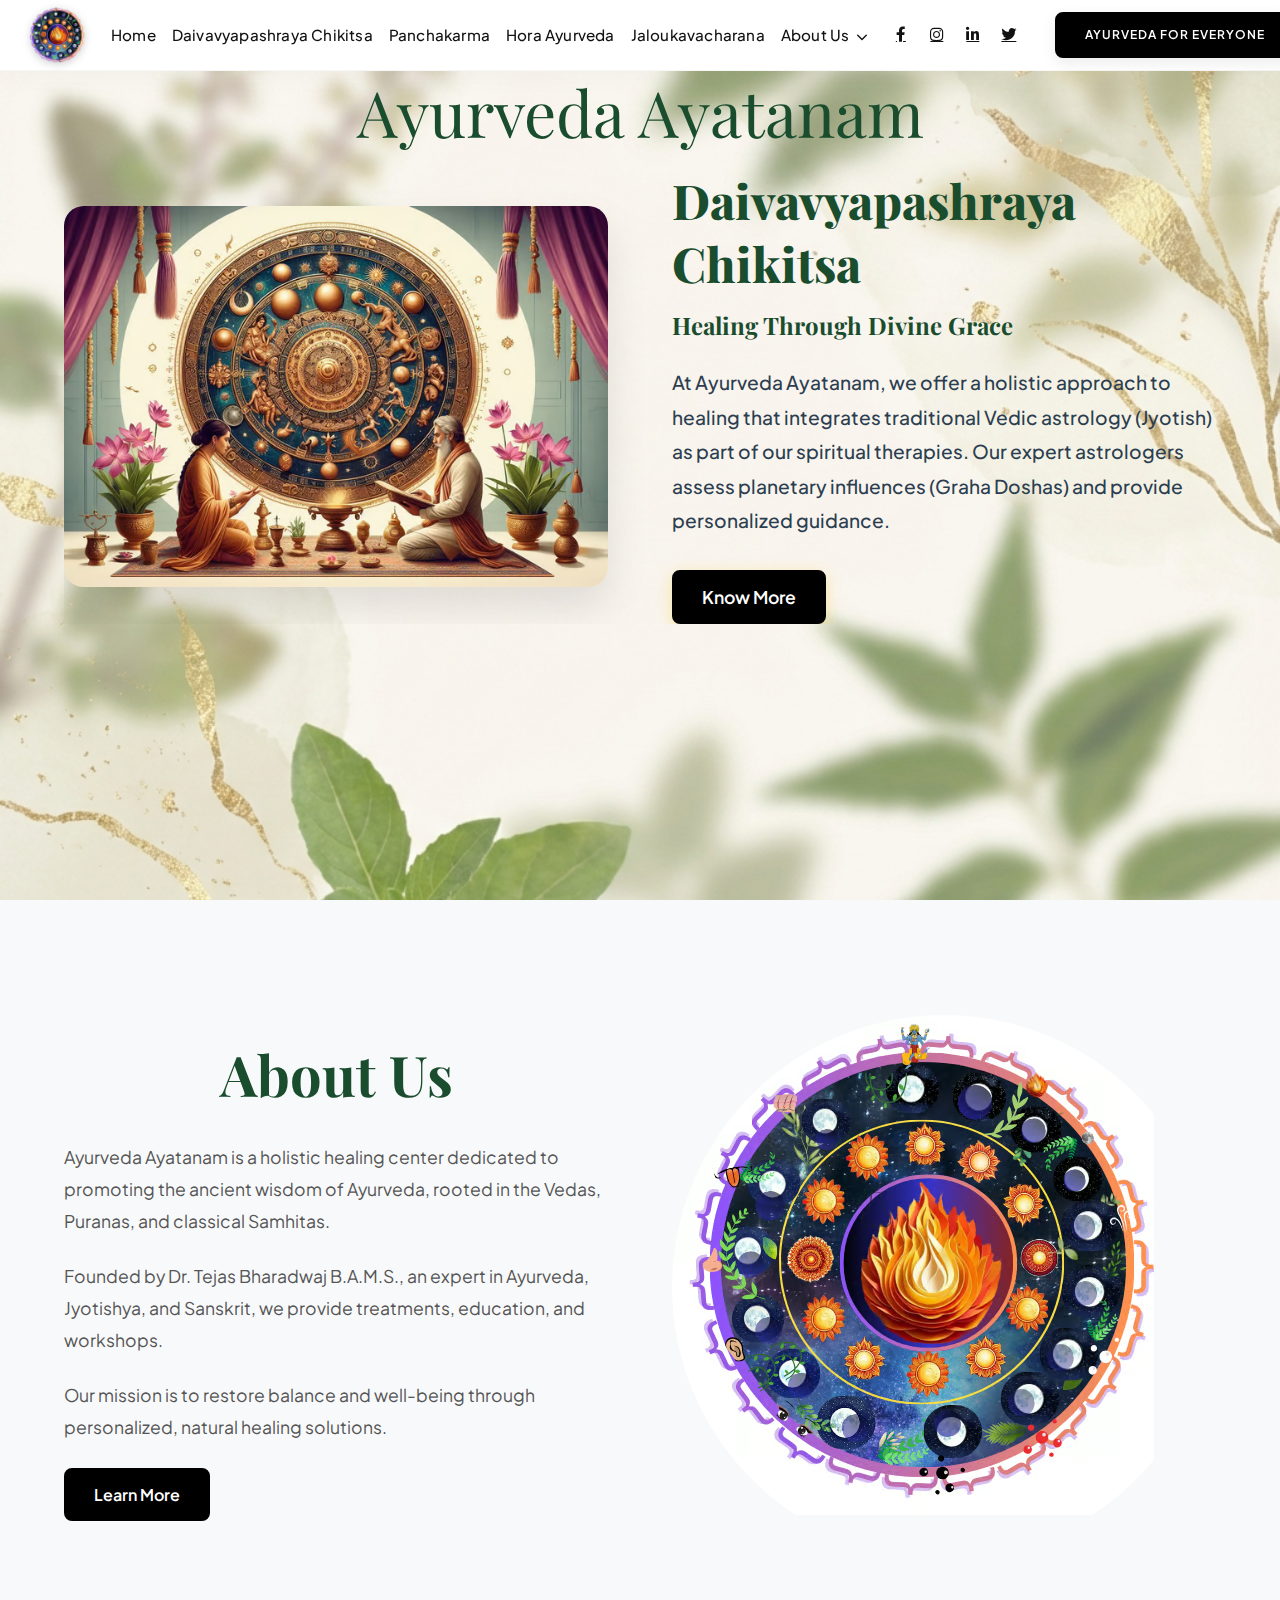
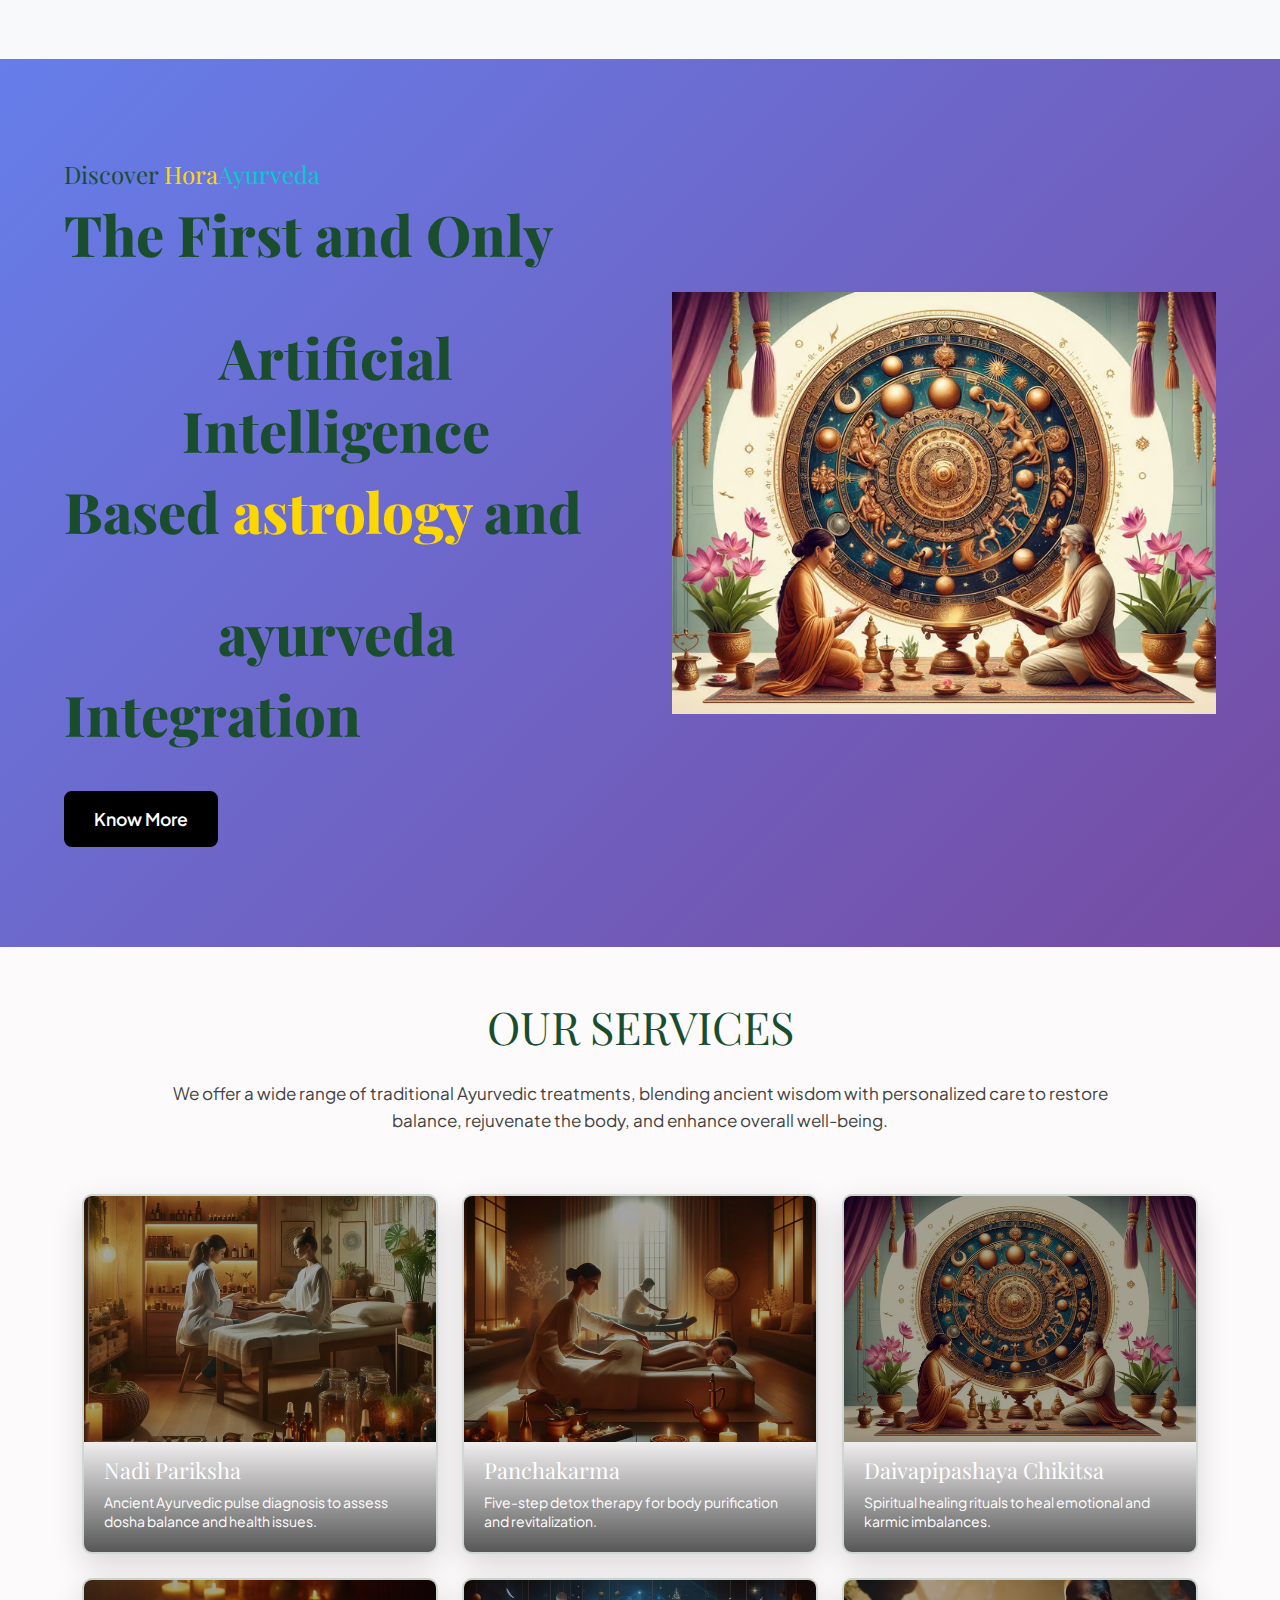
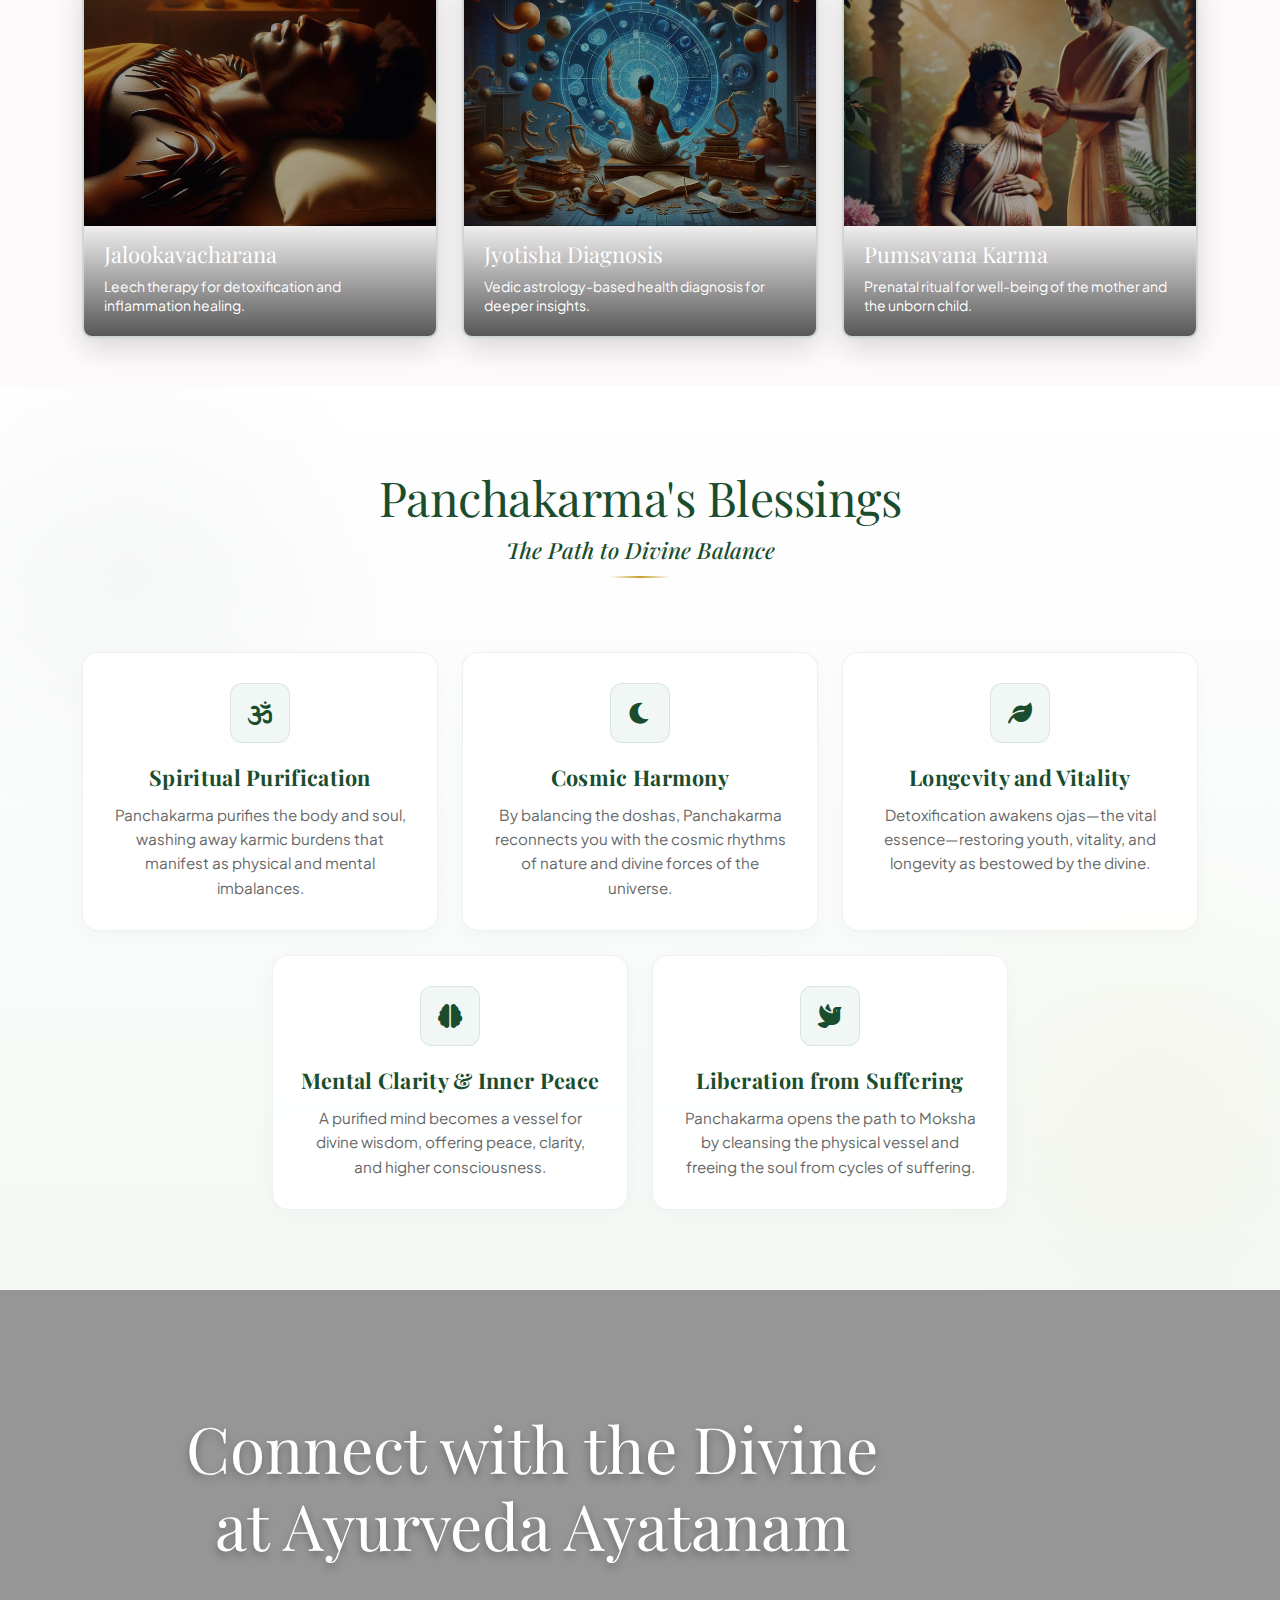
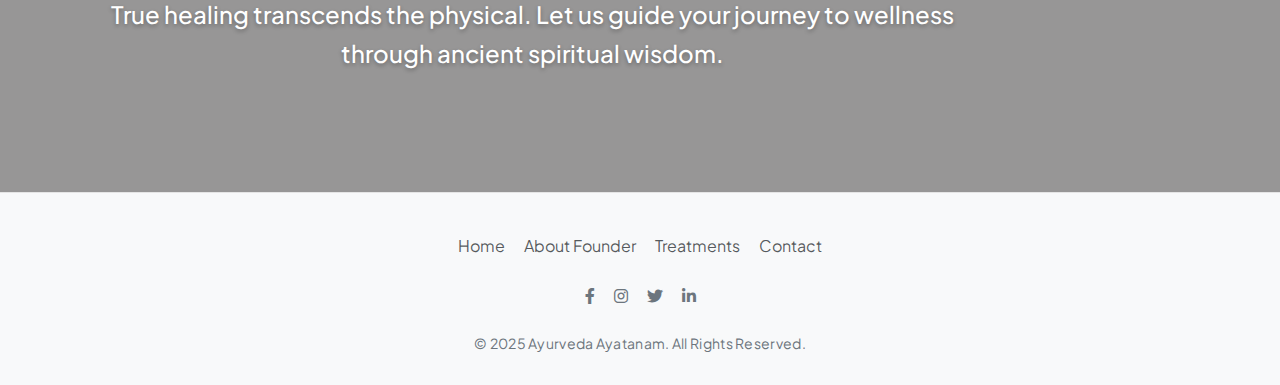
<file: index.html>
<!DOCTYPE html>
<html lang="en">

<head>
  <meta charset="UTF-8">
  <meta name="viewport" content="width=device-width, initial-scale=1.0">
  <title>Ayurveda Ayatanam</title>

  <!-- Bootstrap CSS -->
  <link href="https://cdn.jsdelivr.net/npm/bootstrap@5.3.2/dist/css/bootstrap.min.css" rel="stylesheet">
  <!-- Bootstrap Icons -->
  <link href="https://cdn.jsdelivr.net/npm/bootstrap@5.3.0/dist/css/bootstrap.min.css" rel="stylesheet">
  <link rel="stylesheet" href="https://cdnjs.cloudflare.com/ajax/libs/font-awesome/6.0.0/css/all.min.css">
  <link rel="stylesheet" href="Style.css">
  <link rel="stylesheet" href="Team C/styles/Style2.css">
  <style>
    /* Mobile Optimization */
    @media (max-width: 991px) {

      /* Stack layout containers that might use flex row */
      .hero-content,
      .about-container,
      .hora-container {
        display: flex !important;
        flex-direction: column !important;
        text-align: center !important;
        padding: 40px 20px !important;
        gap: 30px !important;
      }

      /* Reset widths for stacked items */
      .hero-text,
      .hero-image,
      .about-text,
      .about-image,
      .hora-text,
      .hora-image {
        width: 100% !important;
        max-width: 100% !important;
        margin: 0 !important;
      }

      /* Adjust font sizes for mobile to prevent overflow/crowding */
      h1.title span {
        font-size: 3rem !important;
      }

      h1 {
        font-size: 2.5rem !important;
      }

      h2 {
        font-size: 1.8rem !important;
      }

      h3 {
        font-size: 1.5rem !important;
      }

      p {
        font-size: 1rem !important;
        line-height: 1.6 !important;
      }

      /* Visual adjustments */
      .hora-image img,
      .about-image img,
      .hero-image img {
        width: 100% !important;
        object-fit: cover !important;
        border-radius: 20px !important;
      }

      /* Ensure text overlays are readable */
      .hero-text h4 {
        font-size: 1.2rem !important;
      }

      /* Fix potential overflow */
      body,
      html {
        overflow-x: hidden !important;
      }
    }
  </style>
</head>

<body>
  <!-- NAVBAR -->
  <!-- Navbar -->
  <nav class="navbar navbar-expand-lg navbar-custom sticky-top">
    <div class="container">
      <a class="navbar-brand" href="index.html">
        <img src="Team D/images/nav_logo.png" alt="Ayurveda Ayatanam Logo"
          onerror="this.src='https://assets.zyrosite.com/cdn-cgi/image/format=auto,w=252,fit=crop,q=95/Yg2W7j2ZMyFV4R7r/aalogo22-YlevLWGwroF0lrqL.png'">
      </a>
      <button class="navbar-toggler" type="button" data-bs-toggle="collapse" data-bs-target="#navbarNav">
        <span class="navbar-toggler-icon"></span>
      </button>
      <div class="collapse navbar-collapse" id="navbarNav">
        <ul class="navbar-nav align-items-center">
          <li class="nav-item"><a class="nav-link" href="#">Home</a></li>
          <li class="nav-item"><a class="nav-link text-nowrap"
              href="Team C/Ayurvedaayatanam/Daivapipashaya Chikitsa/Diva.html">Daivavyapashraya
              Chikitsa</a></li>
          <li class="nav-item"><a class="nav-link text-nowrap" href="Team C/html/Panchkarma.html">Panchakarma</a></li>
          <li class="nav-item"><a class="nav-link text-nowrap" href="Team C/html/jyotisha-diagnosis.html">Hora
              Ayurveda</a></li>
          <li class="nav-item"><a class="nav-link text-nowrap"
              href="Team C/Ayurvedaayatanam/Jalookavacharana/Jaloo.html">Jaloukavacharana</a></li>
          <li class="nav-item dropdown">
            <a class="nav-link dropdown-toggle" href="#" role="button" data-bs-toggle="dropdown">About Us <i
                class="fas fa-chevron-down ms-1" style="font-size: 0.75em;"></i></a>
            <ul class="dropdown-menu border-0 shadow rounded-3 p-2">
              <li><a class="dropdown-item rounded-2 py-2" href="Team D/about-dr-tejas-bharadwaj.html">About Dr.
                  Tejas Bharadwaj</a></li>
              <li><a class="dropdown-item rounded-2 py-2" href="Team D/about-ayurveda-ayatanam.html">About
                  Ayurveda Ayatanam</a></li>
            </ul>
          </li>
        </ul>
        <div class="d-flex align-items-center gap-2 ms-2">
          <div class="social-icons">
            <a href="#" aria-label="Facebook"><i class="fab fa-facebook-f"></i></a>
            <a href="#" aria-label="Instagram"><i class="fab fa-instagram"></i></a>
            <a href="#" aria-label="LinkedIn"><i class="fab fa-linkedin-in"></i></a>
            <a href="#" aria-label="Twitter"><i class="fab fa-twitter"></i></a>
          </div>
          <a href="consult.html" class="btn btn-nav-cta">Ayurveda For Everyone</a>
        </div>
      </div>
    </div>
  </nav>

  <!-- HERO SECTION -->
  <section class="hero" id="daiva" style="background: url('Team D/images/ayurveda-hero.png') center/cover;">
    <h1 class="title">Ayurveda Ayatanam</h1>
    <div class="hero-content">
      <div class="hero-image">
        <img src="images/3.avif" alt="Ayurveda Healing">
      </div>
      <div class="hero-text">
        <h2>Daivavyapashraya Chikitsa</h2>
        <h4>Healing Through Divine Grace</h4>
        <p>At Ayurveda Ayatanam, we offer a holistic approach to healing that integrates traditional Vedic astrology
          (Jyotish) as part of our spiritual therapies. Our expert astrologers assess planetary influences (Graha
          Doshas) and provide personalized guidance.</p>
        <a href="Team C/Ayurvedaayatanam/Daivapipashaya Chikitsa/Diva.html" class="btn">Know More</a>
      </div>
    </div>
  </section>

  <!-- ABOUT SECTION -->
  <section class="about-section" id="about">
    <div class="about-container">
      <div class="about-text">
        <h2>About Us</h2>
        <p>Ayurveda Ayatanam is a holistic healing center dedicated to promoting the ancient wisdom of Ayurveda, rooted
          in the Vedas, Puranas, and classical Samhitas.</p>
        <p>Founded by Dr. Tejas Bharadwaj B.A.M.S., an expert in Ayurveda, Jyotishya, and Sanskrit, we provide
          treatments, education, and workshops.</p>
        <p>Our mission is to restore balance and well-being through personalized, natural healing solutions.</p>
        <a href="/Team D/about-ayurveda-ayatanam.html" class="learn-btn">Learn More</a>
      </div>
      <div class="about-image" style="margin-top: 15px;">
        <img src="images/img3.avif" alt="About Ayurveda Ayatanam">
      </div>
    </div>
  </section>

  <!-- HORA AYURVEDA SECTION -->
  <section class="hora-section" id="hora">
    <div class="hora-container">
      <div class="hora-text">
        <h3>Discover <span class="gold">Hora</span><span class="aqua">Ayurveda</span></h3>
        <h2>The First and Only</h2>
        <h1>Artificial Intelligence</h1>
        <h2>Based <span class="gold-script">astrology</span> and</h2>
        <h1 class="aqua-text">ayurveda</h1>
        <h2>Integration</h2>
        <a href="Team C/html/jyotisha-diagnosis.html"><button class="hora-btn">Know More</button></a>
      </div>
      <div class="hora-image">
        <img src="images/home img.avif" alt="Hora Ayurveda">
      </div>
    </div>
  </section>

  <!-- SERVICES SECTION -->
  <section class="services">
    <h1>OUR SERVICES</h1>
    <p class="sub-text">We offer a wide range of traditional Ayurvedic treatments, blending ancient wisdom with
      personalized care to restore balance, rejuvenate the body, and enhance overall well-being.</p>

    <div class="container pb-5">
      <div class="row g-4">

        <div class="col-md-4 col-sm-6 col-12" data-animate>
          <a href="Team C/html/Nadi_Pariksha.html" style="text-decoration: none; color: inherit;">
            <div class="service-box">
              <img src="Team C/Images/NadiPariksha.avif" />
              <div class="service-overlay">
                <div class="service-title">Nadi Pariksha</div>
                <div class="service-desc">Ancient Ayurvedic pulse diagnosis to assess dosha balance and health
                  issues.</div>
              </div>
            </div>
          </a>
        </div>

        <div class="col-md-4 col-sm-6 col-12" data-animate>
          <a href="Team C/html/Panchkarma.html" style="text-decoration: none; color: inherit;">
            <div class="service-box">
              <img src="Team C/Images/Panchkarma.avif" />
              <div class="service-overlay">
                <div class="service-title">Panchakarma</div>
                <div class="service-desc">Five-step detox therapy for body purification and revitalization.
                </div>
              </div>
            </div>
          </a>
        </div>

        <div class="col-md-4 col-sm-6 col-12" data-animate>
          <a href="Team C/Ayurvedaayatanam/Daivapipashaya Chikitsa/Diva.html"
            style="text-decoration: none; color: inherit;">
            <div class="service-box">
              <img src="Team C/Images/DaivaChikista.avif" />
              <div class="service-overlay">
                <div class="service-title">Daivapipashaya Chikitsa</div>
                <div class="service-desc">
                  Spiritual healing rituals to heal emotional and karmic imbalances.
                </div>
              </div>
            </div>
          </a>
        </div>


        <div class="col-md-4 col-sm-6 col-12" data-animate>
          <a href="Team C/Ayurvedaayatanam/Jalookavacharana/Jaloo.html" style="text-decoration: none; color: inherit;">
            <div class="service-box">
              <img src="Team C/Images/jalookavacharna.avif" />
              <div class="service-overlay">
                <div class="service-title">Jalookavacharana</div>
                <div class="service-desc">Leech therapy for detoxification and inflammation healing.</div>
              </div>
            </div>
          </a>
        </div>

        <div class="col-md-4 col-sm-6 col-12" data-animate>
          <a href="Team C/html/jyotisha-diagnosis.html" style="text-decoration: none; color: inherit;">
            <div class="service-box">
              <img src="Team C/Images/JyotishaDiagnosis.avif" />
              <div class="service-overlay">
                <div class="service-title">Jyotisha Diagnosis</div>
                <div class="service-desc">Vedic astrology-based health diagnosis for deeper insights.</div>
              </div>
            </div>
          </a>
        </div>

        <div class="col-md-4 col-sm-6 col-12" data-animate>
          <a href="Team C/html/pumsavana-karma.html" style="text-decoration: none; color: inherit;">
            <div class="service-box">
              <img src="Team C/Images/PumsavanaKarma.avif" />
              <div class="service-overlay">
                <div class="service-title">Pumsavana Karma</div>
                <div class="service-desc">Prenatal ritual for well-being of the mother and the unborn child.
                </div>
              </div>
            </div>
          </a>
        </div>
      </div>
    </div>

  </section>

  <!-- PANCHAKARMA BLESSINGS SECTION -->
  <section class="blessings-section">
    <div class="container">
      <div class="section-header">
        <h2>Panchakarma's Blessings</h2>
        <h4>The Path to Divine Balance</h4>
      </div>

      <div class="row justify-content-center g-4">
        <!-- Card 1 -->
        <div class="col-lg-4 col-md-6">
          <div class="blessing-card">
            <div class="icon-wrapper">
              <i class="fas fa-om"></i>
            </div>
            <h3>Spiritual Purification</h3>
            <p>Panchakarma purifies the body and soul, washing away karmic burdens that manifest as physical and mental
              imbalances.</p>
          </div>
        </div>

        <!-- Card 2 -->
        <div class="col-lg-4 col-md-6">
          <div class="blessing-card">
            <div class="icon-wrapper">
              <i class="fas fa-moon"></i>
            </div>
            <h3>Cosmic Harmony</h3>
            <p>By balancing the doshas, Panchakarma reconnects you with the cosmic rhythms of nature and divine forces
              of the universe.</p>
          </div>
        </div>

        <!-- Card 3 -->
        <div class="col-lg-4 col-md-6">
          <div class="blessing-card">
            <div class="icon-wrapper">
              <i class="fas fa-leaf"></i>
            </div>
            <h3>Longevity and Vitality</h3>
            <p>Detoxification awakens ojas—the vital essence—restoring youth, vitality, and longevity as bestowed by the
              divine.</p>
          </div>
        </div>

        <!-- Card 4 -->
        <div class="col-lg-4 col-md-6">
          <div class="blessing-card">
            <div class="icon-wrapper">
              <i class="fas fa-brain"></i>
            </div>
            <h3>Mental Clarity & Inner Peace</h3>
            <p>A purified mind becomes a vessel for divine wisdom, offering peace, clarity, and higher consciousness.
            </p>
          </div>
        </div>

        <!-- Card 5 -->
        <div class="col-lg-4 col-md-6">
          <div class="blessing-card">
            <div class="icon-wrapper">
              <i class="fas fa-dove"></i>
            </div>
            <h3>Liberation from Suffering</h3>
            <p>Panchakarma opens the path to Moksha by cleansing the physical vessel and freeing the soul from cycles of
              suffering.</p>
          </div>
        </div>

      </div>
    </div>
  </section>

  <!-- DIVINE CONNECTION SECTION -->
  <section class="divine-connect-section">
    <div class="container">
      <div class="divine-content text-center">
        <h2 class="text-white" style="color: #ffffff !important;">Connect with the Divine<br>at Ayurveda Ayatanam</h2>
        <p class="text-white" style="color: #ffffff !important;">True healing transcends the physical. Let us guide your
          journey to wellness through ancient spiritual wisdom.
        </p>
      </div>
    </div>
  </section>

  <!-- Footer -->
  <footer class="site-footer">
    <div class="container text-center">
      <div class="mb-4">
        <a href="#" class="text-decoration-none text-muted mx-2">Home</a>
        <a href="Team D/about-dr-tejas-bharadwaj.html" class="text-decoration-none text-muted mx-2">About Founder</a>
        <a href="#" class="text-decoration-none text-muted mx-2">Treatments</a>
        <a href="#" class="text-decoration-none text-muted mx-2">Contact</a>
      </div>

      <div class="footer-social mb-4">
        <a href="#" aria-label="Facebook"><i class="fab fa-facebook-f"></i></a>
        <a href="#" aria-label="Instagram"><i class="fab fa-instagram"></i></a>
        <a href="#" aria-label="Twitter"><i class="fab fa-twitter"></i></a>
        <a href="#" aria-label="LinkedIn"><i class="fab fa-linkedin-in"></i></a>
      </div>

      <p class="footer-text mb-0">&copy; 2025 Ayurveda Ayatanam. All Rights Reserved.</p>
    </div>
  </footer>

  <!-- Bootstrap JS -->
  <script src="https://cdn.jsdelivr.net/npm/bootstrap@5.3.0/dist/js/bootstrap.bundle.min.js"></script>
</body>

</html>
</file>
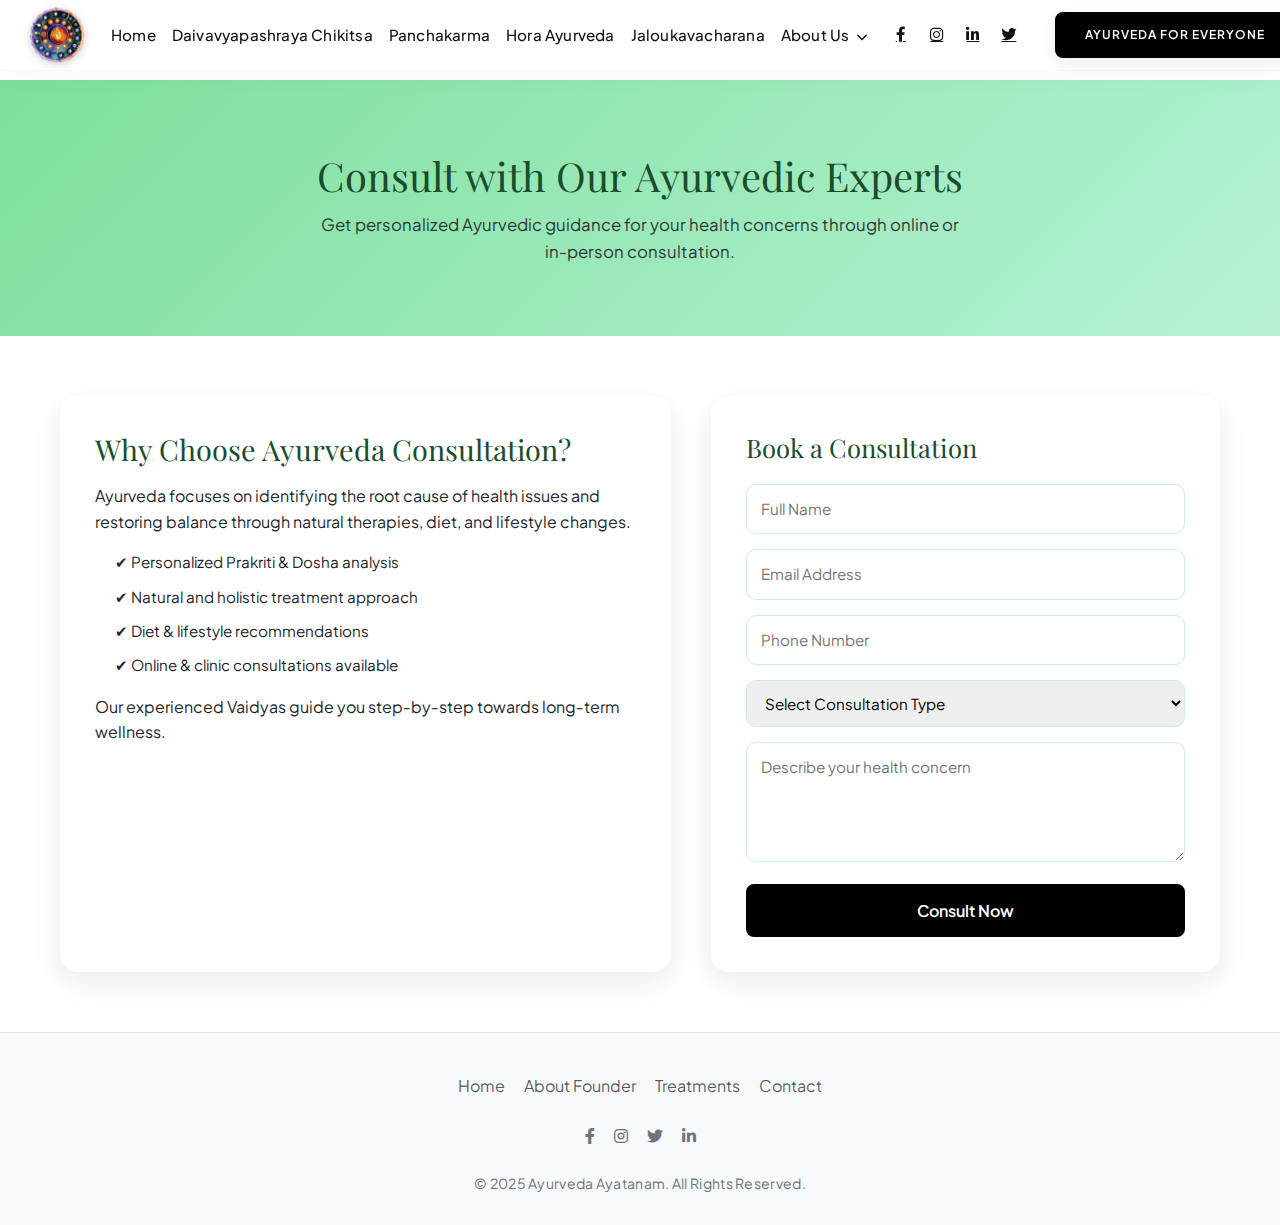
<file: consult.html>
<!DOCTYPE html>
<html lang="en">

<head>
  <meta charset="UTF-8" />
  <meta name="viewport" content="width=device-width, initial-scale=1.0" />
  <title>Consult Now | Ayurveda Ayatanam</title>

  <!-- Bootstrap CSS -->
  <link href="https://cdn.jsdelivr.net/npm/bootstrap@5.3.0/dist/css/bootstrap.min.css" rel="stylesheet">
    <link rel="stylesheet" href="https://cdnjs.cloudflare.com/ajax/libs/font-awesome/6.0.0/css/all.min.css">
  <link rel="stylesheet" href="Style.css">

  <style>
    /* Specific Consult Page Styles */
    .consult-header {
      background: linear-gradient(135deg, #7ddf9b, #b6f2d6);
      padding: 70px 20px;
      text-align: center;
      margin-top: 80px;
      /* Offset for fixed navbar */
    }

    .consult-header h1 {
      font-size: clamp(2rem, 5vw, 2.5rem);
      margin-bottom: 10px;
    }

    .consult-header p {
      max-width: 700px;
      margin: auto;
      font-size: 1.05rem;
      opacity: 0.9;
    }

    .consult-container {
      max-width: 1200px;
      margin: 60px auto;
      padding: 0 20px;
      display: grid;
      grid-template-columns: 1.2fr 1fr;
      gap: 40px;
    }

    .consult-info,
    .consult-form {
      background: #ffffff;
      padding: 35px;
      border-radius: 18px;
      box-shadow: 0 10px 30px rgba(0, 0, 0, 0.08);
    }

    .consult-info h2 {
      font-size: 1.8rem;
      margin-bottom: 15px;
      color: #1b4332;
    }

    .consult-info ul {
      margin-top: 15px;
      padding-left: 20px;
      list-style: none;
    }

    .consult-info ul li {
      margin-bottom: 10px;
      font-size: 0.95rem;
    }

    .consult-form h3 {
      font-size: 1.6rem;
      margin-bottom: 20px;
      color: #1b4332;
    }

    .consult-form input,
    .consult-form select,
    .consult-form textarea {
      width: 100%;
      padding: 12px 14px;
      margin-bottom: 15px;
      border-radius: 10px;
      border: 1px solid #cdeee0;
      font-size: 0.95rem;
      outline: none;
    }

    .consult-form button {
      width: 100%;
      padding: 14px;
      background: #2d6a4f;
      color: #ffffff;
      border: none;
      border-radius: 12px;
      font-size: 1rem;
      cursor: pointer;
      transition: 0.3s ease;
    }

    .consult-form button:hover {
      background: #1b4332;
    }

    @media (max-width: 900px) {
      .consult-container {
        grid-template-columns: 1fr;
      }
    }
  </style>
</head>

<body>

  <!-- NAVBAR -->
  <nav class="navbar navbar-expand-lg navbar-custom sticky-top">
    <div class="container">
      <a class="navbar-brand" href="index.html">
        <img src="Team D/images/nav_logo.png" alt="Ayurveda Ayatanam Logo"
          onerror="this.src='https://assets.zyrosite.com/cdn-cgi/image/format=auto,w=252,fit=crop,q=95/Yg2W7j2ZMyFV4R7r/aalogo22-YlevLWGwroF0lrqL.png'">
      </a>
      <button class="navbar-toggler" type="button" data-bs-toggle="collapse" data-bs-target="#navbarNav">
        <span class="navbar-toggler-icon"></span>
      </button>
      <div class="collapse navbar-collapse" id="navbarNav">
        <ul class="navbar-nav align-items-center">
          <li class="nav-item"><a class="nav-link" href="index.html">Home</a></li>
          <li class="nav-item"><a class="nav-link text-nowrap"
              href="Team C/Ayurvedaayatanam/Daivapipashaya Chikitsa/Diva.html">Daivavyapashraya
              Chikitsa</a></li>
          <li class="nav-item"><a class="nav-link text-nowrap" href="Team C/html/Panchkarma.html">Panchakarma</a></li>
          <li class="nav-item"><a class="nav-link text-nowrap" href="Team C/html/jyotisha-diagnosis.html">Hora
              Ayurveda</a></li>
          <li class="nav-item"><a class="nav-link text-nowrap"
              href="Team C/Ayurvedaayatanam/Jalookavacharana/Jaloo.html">Jaloukavacharana</a></li>
          <li class="nav-item dropdown">
            <a class="nav-link dropdown-toggle" href="#" role="button" data-bs-toggle="dropdown">About Us <i
                class="fas fa-chevron-down ms-1" style="font-size: 0.75em;"></i></a>
            <ul class="dropdown-menu border-0 shadow rounded-3 p-2">
              <li><a class="dropdown-item rounded-2 py-2" href="Team D/about-dr-tejas-bharadwaj.html">About Dr.
                  Tejas Bharadwaj</a></li>
              <li><a class="dropdown-item rounded-2 py-2" href="Team D/about-ayurveda-ayatanam.html">About
                  Ayurveda Ayatanam</a></li>
            </ul>
          </li>
        </ul>
        <div class="d-flex align-items-center gap-2 ms-2">
          <div class="social-icons">
            <a href="#" aria-label="Facebook"><i class="fab fa-facebook-f"></i></a>
            <a href="#" aria-label="Instagram"><i class="fab fa-instagram"></i></a>
            <a href="#" aria-label="LinkedIn"><i class="fab fa-linkedin-in"></i></a>
            <a href="#" aria-label="Twitter"><i class="fab fa-twitter"></i></a>
          </div>
          <a href="consult.html" class="btn btn-nav-cta">Ayurveda For Everyone</a>
        </div>
      </div>
    </div>
  </nav>

  <!-- HEADER -->
  <section class="consult-header">
    <h1>Consult with Our Ayurvedic Experts</h1>
    <p>Get personalized Ayurvedic guidance for your health concerns through online or in‑person consultation.</p>
  </section>

  <!-- MAIN CONTENT -->
  <section class="consult-container">
    <!-- LEFT INFO -->
    <div class="consult-info">
      <h2>Why Choose Ayurveda Consultation?</h2>
      <p>Ayurveda focuses on identifying the root cause of health issues and restoring balance through natural
        therapies, diet, and lifestyle changes.</p>
      <ul>
        <li>✔ Personalized Prakriti & Dosha analysis</li>
        <li>✔ Natural and holistic treatment approach</li>
        <li>✔ Diet & lifestyle recommendations</li>
        <li>✔ Online & clinic consultations available</li>
      </ul>
      <p>Our experienced Vaidyas guide you step‑by‑step towards long‑term wellness.</p>
    </div>

    <!-- RIGHT FORM -->
    <div class="consult-form">
      <h3>Book a Consultation</h3>
      <form>
        <input type="text" placeholder="Full Name" required>
        <input type="email" placeholder="Email Address" required>
        <input type="tel" placeholder="Phone Number" required>
        <select required>
          <option value="">Select Consultation Type</option>
          <option>Online Consultation</option>
          <option>Clinic Visit</option>
        </select>
        <textarea placeholder="Describe your health concern" style="min-height: 120px;"></textarea>
        <button type="submit">Consult Now</button>
      </form>
    </div>
  </section>

  <!-- CONTACT SECTION -->
  <!-- Footer -->
  <footer class="site-footer">
    <div class="container text-center">
      <div class="mb-4">
        <a href="index.html" class="text-decoration-none text-muted mx-2">Home</a>
        <a href="Team D/about-dr-tejas-bharadwaj.html" class="text-decoration-none text-muted mx-2">About Founder</a>
        <a href="#" class="text-decoration-none text-muted mx-2">Treatments</a>
        <a href="#" class="text-decoration-none text-muted mx-2">Contact</a>
      </div>

      <div class="footer-social mb-4">
        <a href="#" aria-label="Facebook"><i class="fab fa-facebook-f"></i></a>
        <a href="#" aria-label="Instagram"><i class="fab fa-instagram"></i></a>
        <a href="#" aria-label="Twitter"><i class="fab fa-twitter"></i></a>
        <a href="#" aria-label="LinkedIn"><i class="fab fa-linkedin-in"></i></a>
      </div>

      <p class="footer-text mb-0">&copy; 2025 Ayurveda Ayatanam. All Rights Reserved.</p>
    </div>
  </footer>
  <script src="https://cdn.jsdelivr.net/npm/bootstrap@5.3.0/dist/js/bootstrap.bundle.min.js"></script>
</body>

</html>
</file>
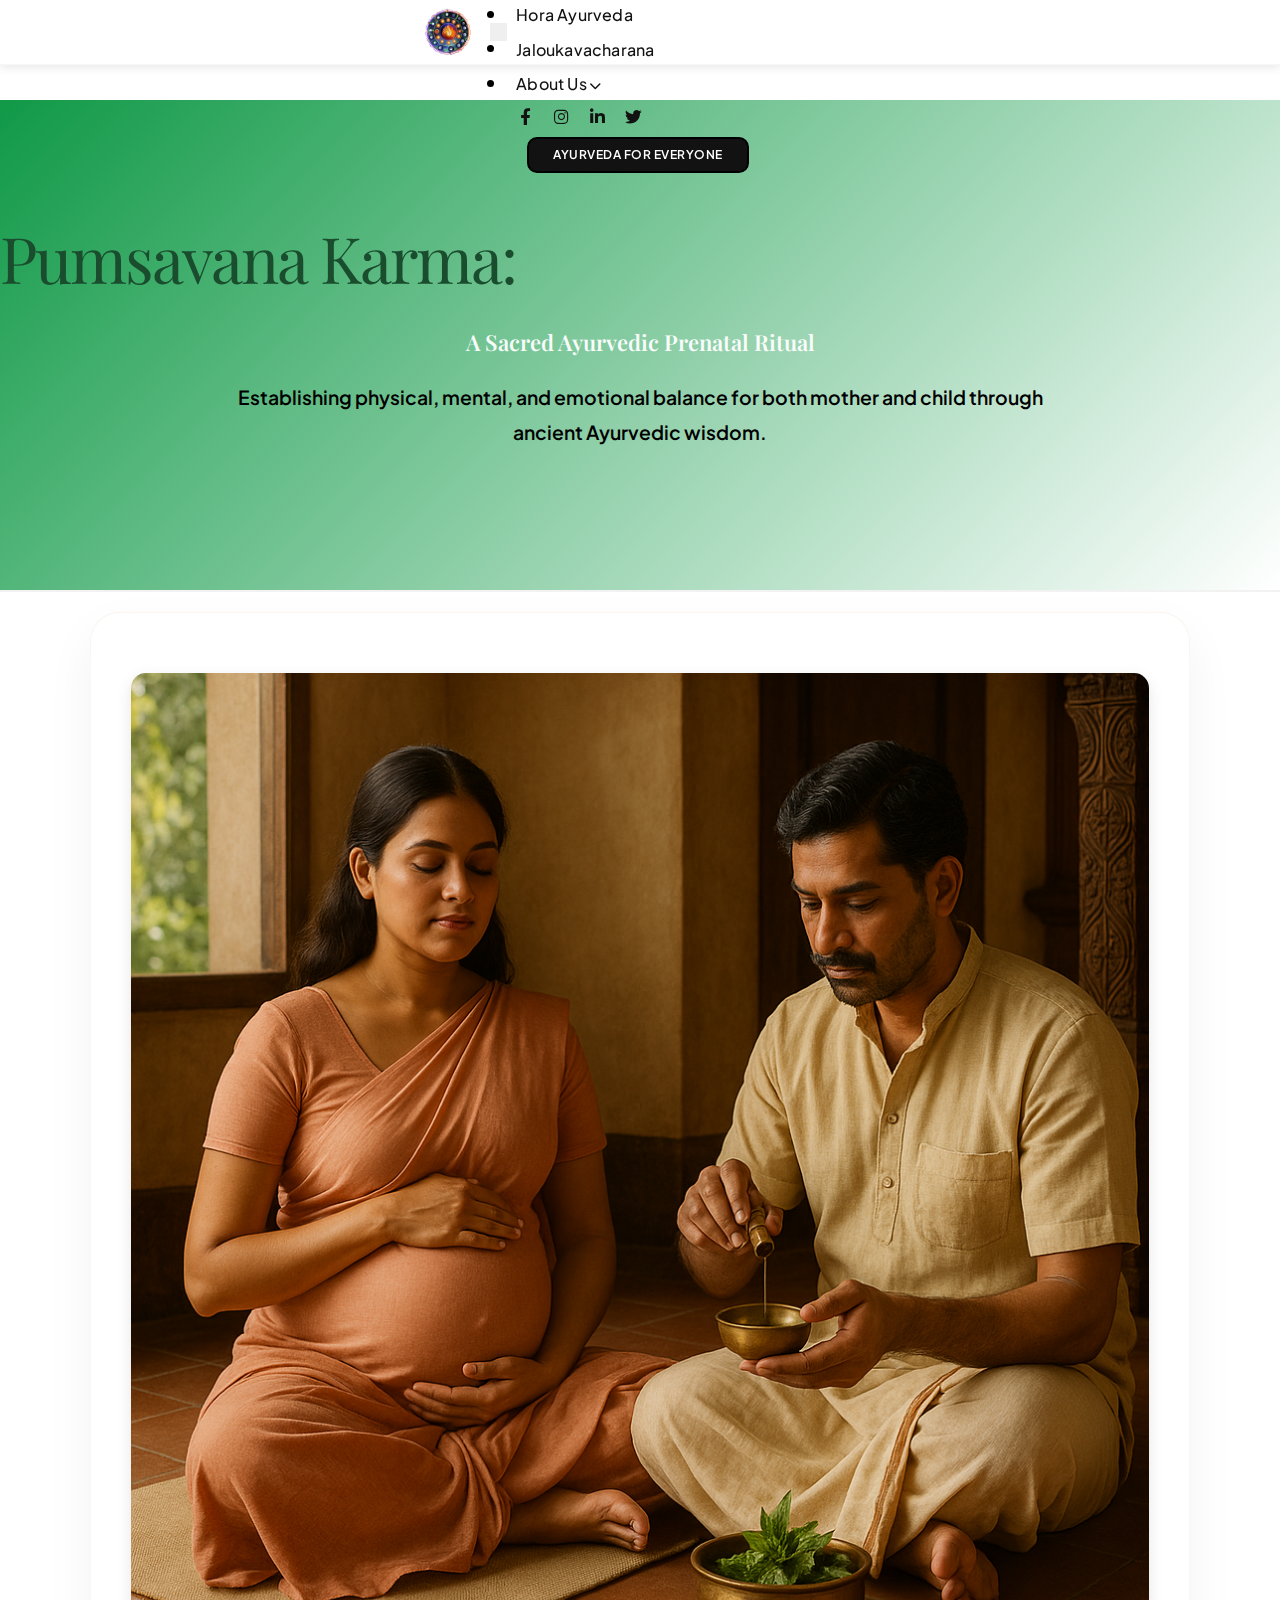
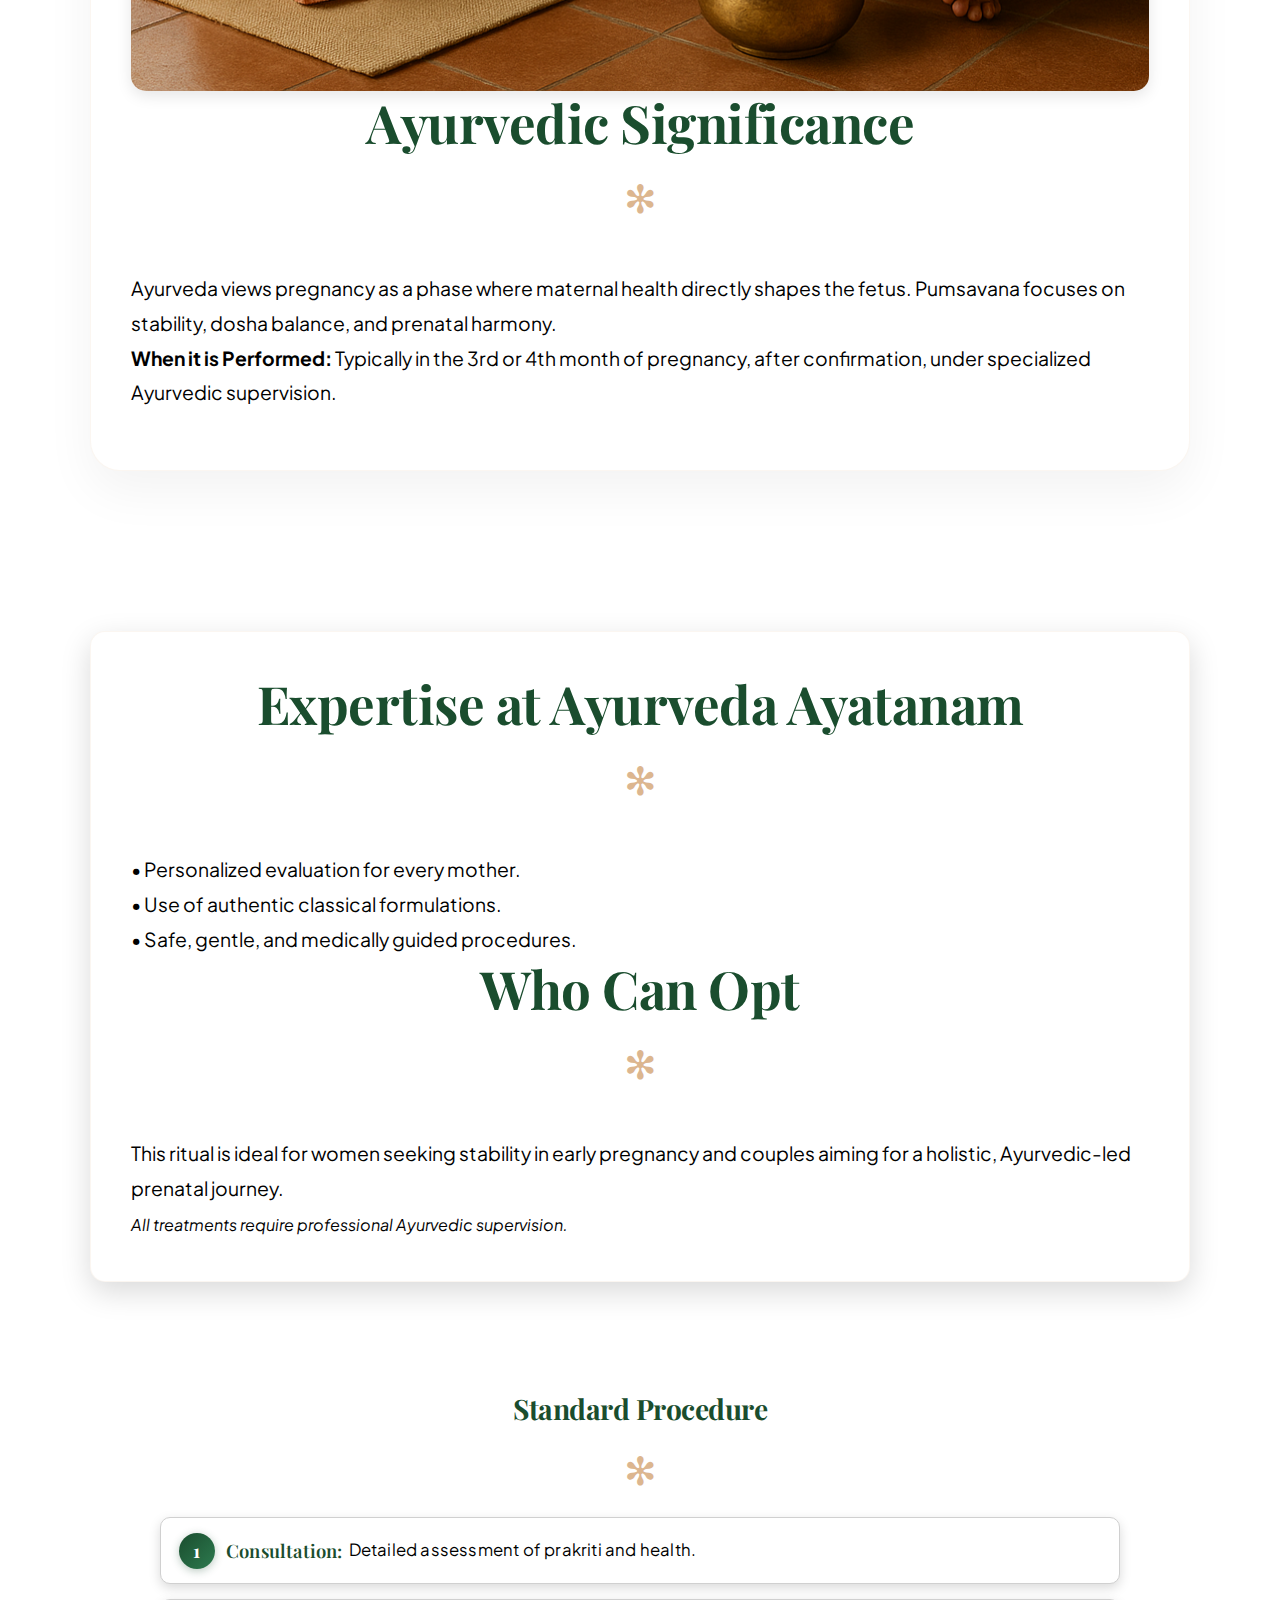
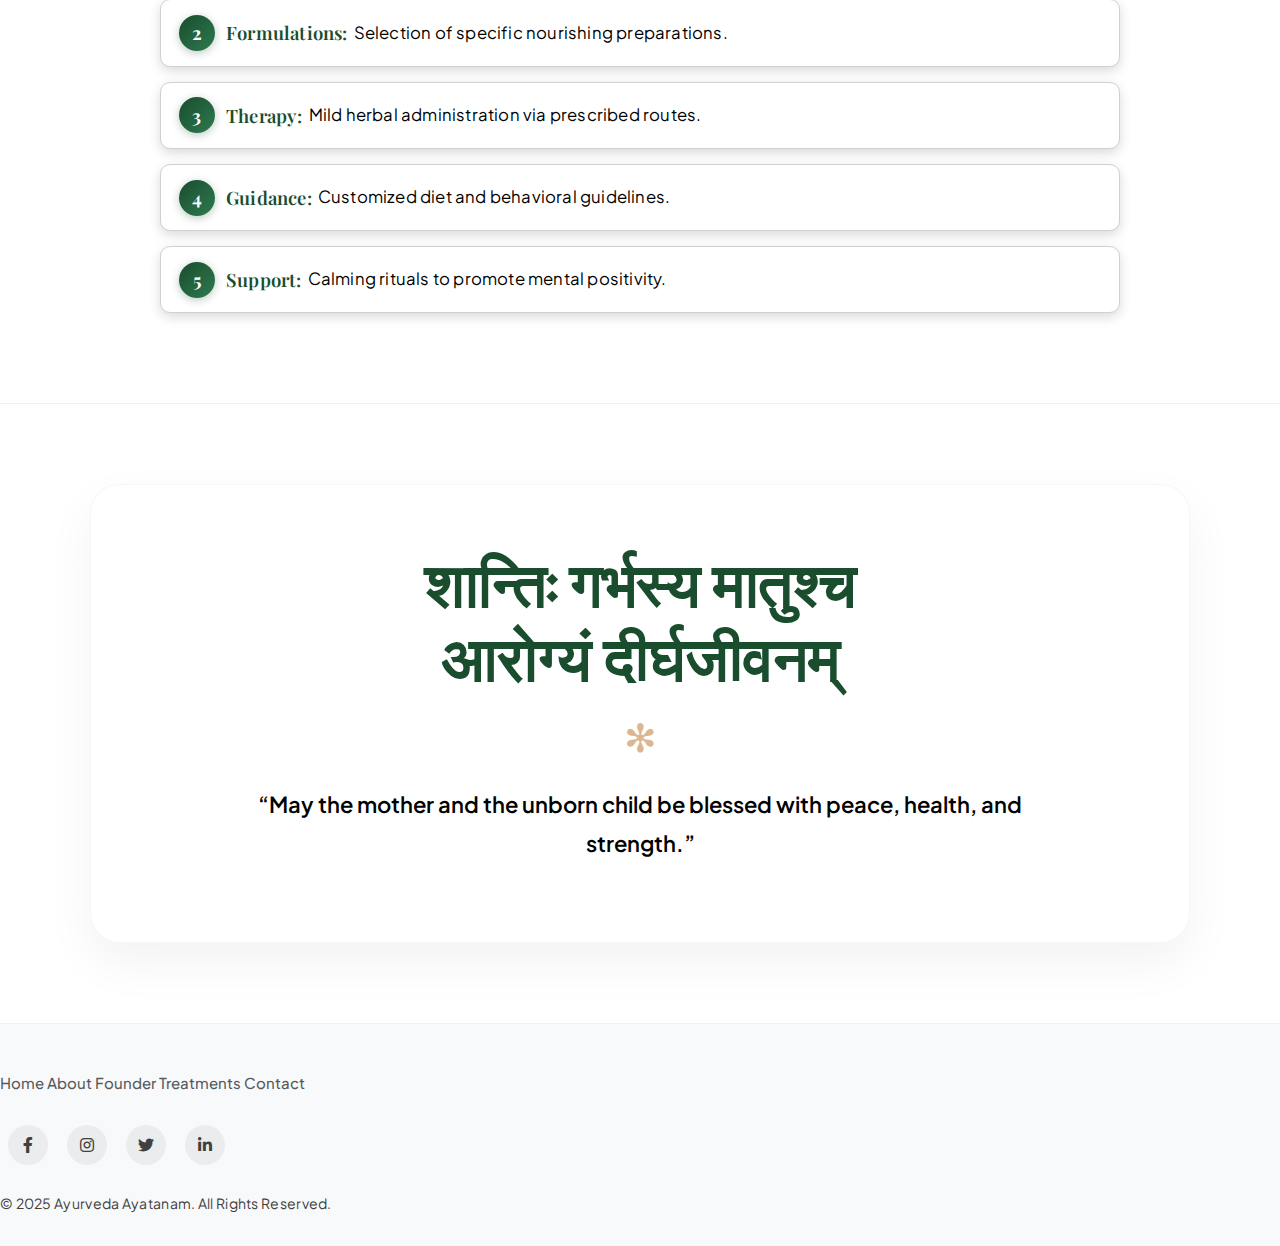
<file: Team C/html/pumsavana-karma.html>
<!DOCTYPE html>
<html lang="en">

<head>
    <meta charset="UTF-8" />
    <meta name="viewport" content="width=device-width, initial-scale=1.0" />
    <title>Pumsavana Karma</title>
    <link href="https://cdn.jsdelivr.net/npm/bootstrap@5.3.8/dist/css/bootstrap.min.css" rel="stylesheet"
        integrity="sha384-sRIl4kxILFvY47J16cr9ZwB07vP4J8+LH7qKQnuqkuIAvNWLzeN8tE5YBujZqJLB" crossorigin="anonymous" />
    <link rel="preconnect" href="https://fonts.googleapis.com">
    <link rel="preconnect" href="https://fonts.gstatic.com" crossorigin>
    <link
        href="https://fonts.googleapis.com/css2?family=Playfair+Display:ital,wght@0,400;0,600;0,700;1,400&family=Plus+Jakarta+Sans:wght@300;400;500;600&display=swap"
        rel="stylesheet">
    <link rel="stylesheet" href="https://cdnjs.cloudflare.com/ajax/libs/font-awesome/6.0.0/css/all.min.css">

    <link rel="stylesheet" href="../styles/style.css" />
    <link rel="stylesheet" href="../styles/Panchkarma.css" />
    <script defer src="https://cdn.jsdelivr.net/npm/bootstrap@5.3.8/dist/js/bootstrap.bundle.min.js"
        integrity="sha384-FKyoEForCGlyvwx9Hj09JcYn3nv7wiPVlz7YYwJrWVcXK/BmnVDxM+D2scQbITxI"
        crossorigin="anonymous"></script>
    <script src="../scripts/Panchkarma.js"></script>
    <link href="../../Style.css" rel="stylesheet">
    <!-- Link to Global Fix CSS for Professional Styling -->
    <link rel="stylesheet" href="../Ayurvedaayatanam/Daivapipashaya%20Chikitsa/fix.css">

    <!-- CRITICAL INLINE STYLES - HIGHEST PRIORITY -->
    <style>
        /* FORCE Green-to-White Gradient Hero - Maximum Specificity */
        body.pumsavana-page-body section.pumsavana-hero,
        section#pumsavana-hero.pumsavana-hero,
        .pumsavana-hero {
            background: linear-gradient(135deg, #1a4d2e 0%, #109947 100%) !important;
            background-image: linear-gradient(135deg, #109947 0%, #ffffff 100%) !important;
            padding: 120px 0 80px !important;
        }

        body.pumsavana-page-body section.pumsavana-hero .container,
        .pumsavana-hero .container {
            background: transparent !important;
            background-color: transparent !important;
            box-shadow: none !important;
        }

        /* White Text on Gradient */
        body.pumsavana-page-body .pumsavana-hero h1,
        .pumsavana-hero h1,
        .pumsavana-hero .display-3 {
            color: #1a4d2e !important;
            /* GREEN like reference page */
            font-family: 'Playfair Display', serif !important;
            font-size: 64px !important;
            font-weight: 300 !important;
            line-height: 1.2 !important;
            text-shadow: none !important;
        }

        /* Ensure entire heading is uniform green like reference */
        .pumsavana-hero .hero-highlight {
            color: #1a4d2e !important;
            font-size: inherit !important;
        }

        body.pumsavana-page-body .pumsavana-hero .h4,
        .pumsavana-hero .h4 {
            color: #ffffff !important;
            opacity: 0.95 !important;
            font-family: 'Playfair Display', serif !important;
        }

        /* Force Black Body Text */
        .black-text,
        .pumsavana-main-content p,
        .pumsavana-main-content li {
            color: #000000 !important;
        }

        /* Global Heading Styles - Consistent Across All Sections */
        h2,
        .h2 {
            font-family: 'Playfair Display', serif !important;
            font-size: 2rem !important;
            font-weight: 600 !important;
            color: #1a4d2e !important;
            margin-bottom: 1.5rem !important;
        }

        h3,
        .h3 {
            font-family: 'Playfair Display', serif !important;
            font-size: 1.75rem !important;
            font-weight: 600 !important;
            color: #1a4d2e !important;
            margin-bottom: 1.25rem !important;
        }

        h4,
        .h4 {
            font-family: 'Playfair Display', serif !important;
            font-size: 1.5rem !important;
            font-weight: 600 !important;
            color: #1a4d2e !important;
            margin-bottom: 1rem !important;
        }

        /* Standard Procedure Section - ULTRA COMPACT & Crisp */
        section#procedure {
            background: #ffffff !important;
            padding: 30px 0 !important;
        }

        section#procedure h2 {
            color: #1a4d2e !important;
            font-family: 'Playfair Display', serif !important;
            text-align: center !important;
            margin-bottom: 25px !important;
            font-size: 1.6rem !important;
        }

        section#procedure .container {
            max-width: 1100px !important;
        }

        section#procedure .row {
            gap: 10px !important;
        }

        section#procedure p {
            background: #ffffff !important;
            padding: 16px 24px 16px 65px !important;
            border-radius: 10px !important;
            border: 1px solid #d0d0d0 !important;
            box-shadow: 0 4px 12px rgba(0, 0, 0, 0.15) !important;
            margin-bottom: 0 !important;
            transition: all 0.2s ease !important;
            color: #000000 !important;
            position: relative !important;
            min-height: 55px !important;
            display: flex !important;
            align-items: center !important;
            font-size: 0.95rem !important;
            line-height: 1.6 !important;
            letter-spacing: 0.2px !important;
        }

        section#procedure p::before {
            content: attr(data-number) !important;
            position: absolute !important;
            left: 18px !important;
            top: 50% !important;
            transform: translateY(-50%) !important;
            width: 36px !important;
            height: 36px !important;
            background: linear-gradient(135deg, #1a4d2e, #2d7a4f) !important;
            color: #ffffff !important;
            border-radius: 50% !important;
            display: flex !important;
            align-items: center !important;
            justify-content: center !important;
            font-family: 'Playfair Display', serif !important;
            font-size: 1.05rem !important;
            font-weight: 700 !important;
            box-shadow: 0 2px 8px rgba(26, 77, 46, 0.3) !important;
        }

        section#procedure p:hover {
            transform: translateY(-2px) !important;
            box-shadow: 0 8px 20px rgba(0, 0, 0, 0.25) !important;
            border-color: #1a4d2e !important;
        }

        section#procedure p strong {
            color: #1a4d2e !important;
            font-size: 1.05rem !important;
            font-family: 'Playfair Display', serif !important;
            font-weight: 600 !important;
            margin-right: 6px !important;
        }

        /* Footer - WHITE Background Like Other Pages */
        .site-footer {
            background: rgb(248, 249, 250) !important;
            color: rgb(64, 64, 64) !important;
            padding: 40px 0 30px !important;
        }

        .site-footer .container {
            margin-bottom: 0 !important;
        }

        .site-footer .mb-4 {
            margin-bottom: 1.5rem !important;
        }

        .site-footer a {
            color: rgba(33, 37, 41, 0.75) !important;
            text-decoration: none !important;
            font-size: 15px !important;
        }

        .site-footer a:hover {
            color: rgb(33, 37, 41) !important;
        }

        .footer-social {
            margin-bottom: 1.5rem !important;
        }

        .footer-social a {
            display: inline-flex !important;
            justify-content: center !important;
            align-items: center !important;
            width: 40px !important;
            height: 40px !important;
            background: rgba(0, 0, 0, 0.05) !important;
            border-radius: 50% !important;
            margin: 0 8px !important;
            color: rgb(64, 64, 64) !important;
            font-size: 16px !important;
        }

        .footer-social a:hover {
            background: rgba(0, 0, 0, 0.1) !important;
            transform: translateY(-3px) !important;
        }

        .footer-text {
            color: rgb(64, 64, 64) !important;
            margin-bottom: 0 !important;
            font-size: 14px !important;
        }

        /* Navbar - EXACT Match to Reference Page */
        nav.navbar,
        .navbar-custom,
        body nav {
            background: #ffffff !important;
            background-color: #ffffff !important;
            box-shadow: 0 2px 10px rgba(0, 0, 0, 0.1) !important;
            height: 65px !important;
            min-height: 65px !important;
            padding: 5px 0 !important;
        }

        .navbar-brand img {
            height: 50px !important;
            width: 50px !important;
        }

        .nav-link {
            font-size: 16px !important;
            font-weight: 500 !important;
            color: #121212 !important;
        }

        .btn-nav-cta {
            background: #121212 !important;
            color: #ffffff !important;
            padding: 10px 24px !important;
            border-radius: 10px !important;
            font-size: 12px !important;
            font-weight: 600 !important;
            text-transform: uppercase !important;
            letter-spacing: 0.5px !important;
        }

        /* Dark Shadows for All Content Sections */
        .pumsavana-main-content .container,
        section .container {
            box-shadow: 0 8px 24px rgba(0, 0, 0, 0.12) !important;
        }

        /* Benefits/Expertise Section - Dark Shadows */
        section#benefits .container {
            background: #ffffff !important;
            padding: 40px !important;
            border-radius: 15px !important;
            box-shadow: 0 10px 30px rgba(0, 0, 0, 0.15) !important;
        }

        /* Mobile Responsive */
        @media (max-width: 768px) {
            .pumsavana-hero {
                padding: 80px 0 50px !important;
            }

            .pumsavana-hero h1,
            .pumsavana-hero .display-3 {
                font-size: 2rem !important;
            }

            .pumsavana-hero .h4 {
                font-size: 1.2rem !important;
            }

            section#procedure p {
                padding: 15px 20px 15px 65px !important;
                min-height: 60px !important;
            }

            section#procedure p::before {
                width: 35px !important;
                height: 35px !important;
                left: 15px !important;
                font-size: 1.1rem !important;
            }

            section#procedure p strong {
                font-size: 0.95rem !important;
            }

            .footer-social a {
                width: 45px !important;
                height: 45px !important;
            }
        }
    </style>
</head>

<body class="pumsavana-page-body">
    <!-- Navbar -->
    <nav class="navbar navbar-expand-lg navbar-custom sticky-top">
        <div class="container">
            <a class="navbar-brand" href="../../index.html">
                <img src="../../Team D/images/nav_logo.png" alt="Ayurveda Ayatanam Logo"
                    onerror="this.src='https://assets.zyrosite.com/cdn-cgi/image/format=auto,w=252,fit=crop,q=95/Yg2W7j2ZMyFV4R7r/aalogo22-YlevLWGwroF0lrqL.png'">
            </a>
            <button class="navbar-toggler" type="button" data-bs-toggle="collapse" data-bs-target="#navbarNav">
                <span class="navbar-toggler-icon"></span>
            </button>
            <div class="collapse navbar-collapse" id="navbarNav">
                <ul class="navbar-nav align-items-center">
                    <li class="nav-item"><a class="nav-link" href="../../index.html">Home</a></li>
                    <li class="nav-item"><a class="nav-link text-nowrap"
                            href="../Ayurvedaayatanam/Daivapipashaya Chikitsa/Diva.html">Daivavyapashraya
                            Chikitsa</a></li>
                    <li class="nav-item"><a class="nav-link text-nowrap" href="Panchkarma.html">Panchakarma</a></li>
                    <li class="nav-item"><a class="nav-link text-nowrap" href="jyotisha-diagnosis.html">Hora
                            Ayurveda</a></li>
                    <li class="nav-item"><a class="nav-link text-nowrap"
                            href="../Ayurvedaayatanam/Jalookavacharana/Jaloo.html">Jaloukavacharana</a></li>
                    <li class="nav-item dropdown">
                        <a class="nav-link dropdown-toggle" href="#" role="button" data-bs-toggle="dropdown">About Us <i
                                class="fas fa-chevron-down ms-1" style="font-size: 0.75em;"></i></a>
                        <ul class="dropdown-menu border-0 shadow rounded-3 p-2">
                            <li><a class="dropdown-item rounded-2 py-2"
                                    href="../../Team D/about-dr-tejas-bharadwaj.html">About Dr.
                                    Tejas Bharadwaj</a></li>
                            <li><a class="dropdown-item rounded-2 py-2"
                                    href="../../Team D/about-ayurveda-ayatanam.html">About
                                    Ayurveda Ayatanam</a></li>
                        </ul>
                    </li>
                </ul>
                <div class="d-flex align-items-center gap-2 ms-2">
                    <div class="social-icons">
                        <a href="#" aria-label="Facebook"><i class="fab fa-facebook-f"></i></a>
                        <a href="#" aria-label="Instagram"><i class="fab fa-instagram"></i></a>
                        <a href="#" aria-label="LinkedIn"><i class="fab fa-linkedin-in"></i></a>
                        <a href="#" aria-label="Twitter"><i class="fab fa-twitter"></i></a>
                    </div>
                    <a href="../../consult.html" class="btn btn-nav-cta">Ayurveda For Everyone</a>
                </div>
            </div>
        </div>
    </nav>

    <main class="pumsavana-main-content">
        <!-- Hero Section -->
        <section id="pumsavana-hero" class="pumsavana-hero text-center pt-5 pb-5">
            <div class="container py-4">
                <h1 class="display-3 mb-3">Pumsavana Karma: </h1>
                <p class="h4 mb-4" style="color: #ffffff; font-family: 'Playfair Display', serif; opacity: 0.9;">A
                    Sacred Ayurvedic Prenatal Ritual</p>
                <p class="lead black-text mx-auto" style="max-width: 850px;">Establishing physical, mental, and
                    emotional balance for both mother and child through ancient Ayurvedic wisdom.</p>
            </div>
        </section>

        <!-- Ayurvedic Significance -->
        <section id="significance" class="py-4 bg-white border-bottom">
            <div class="container">
                <div class="row align-items-center g-4">
                    <div class="col-md-5">
                        <img src="../assets/image-5.png" class="img-fluid rounded-4 shadow-sm" alt="Significance">
                    </div>
                    <div class="col-md-7">
                        <h2 class="h3 mb-3">Ayurvedic Significance</h2>
                        <p class="black-text mb-3">Ayurveda views pregnancy as a phase where maternal health directly
                            shapes the fetus. Pumsavana focuses on stability, dosha balance, and prenatal harmony.</p>
                        <p class="black-text mb-0"><strong>When it is Performed:</strong> Typically in the 3rd or 4th
                            month of pregnancy, after confirmation, under specialized Ayurvedic supervision.</p>
                    </div>
                </div>
            </div>
        </section>

        <!-- Excellence & Use -->
        <section id="benefits" class="py-4 bg-light border-bottom">
            <div class="container">
                <div class="row g-4">
                    <div class="col-md-6 border-end">
                        <h2 class="h4 mb-3">Expertise at Ayurveda Ayatanam</h2>
                        <p class="black-text mb-2">• Personalized evaluation for every mother.</p>
                        <p class="black-text mb-2">• Use of authentic classical formulations.</p>
                        <p class="black-text mb-2">• Safe, gentle, and medically guided procedures.</p>
                    </div>
                    <div class="col-md-6 ps-md-4">
                        <h2 class="h4 mb-3">Who Can Opt</h2>
                        <p class="black-text">This ritual is ideal for women seeking stability in early pregnancy and
                            couples aiming for a holistic, Ayurvedic-led prenatal journey.</p>
                        <small class="text-muted"><em>All treatments require professional Ayurvedic
                                supervision.</em></small>
                    </div>
                </div>
            </div>
        </section>

        <!-- Standard Procedure -->
        <section id="procedure" class="py-5" style="background: linear-gradient(to bottom, #f8faf9, #ffffff);">
            <div style="max-width: 1000px; margin: 0 auto; padding: 0 20px;">
                <h2 class="h3 mb-4 text-center" style="color: #1a4d2e; font-family: 'Playfair Display', serif;">Standard
                    Procedure</h2>
                <div style="display: grid; gap: 15px;">
                    <p class="black-text" data-number="1"><strong>Consultation:</strong> Detailed assessment of prakriti
                        and health.</p>
                    <p class="black-text" data-number="2"><strong>Formulations:</strong> Selection of specific
                        nourishing preparations.</p>
                    <p class="black-text" data-number="3"><strong>Therapy:</strong> Mild herbal administration via
                        prescribed routes.</p>
                    <p class="black-text" data-number="4"><strong>Guidance:</strong> Customized diet and behavioral
                        guidelines.</p>
                    <p class="black-text" data-number="5"><strong>Support:</strong> Calming rituals to promote mental
                        positivity.</p>
                </div>
            </div>
        </section>

        <!-- Shloka Banner -->
        <section id="shloka" class="shloka py-5 text-center">
            <div class="container">
                <h2 class="h2 mb-3">शान्तिः गर्भस्य मातुश्च <br> आरोग्यं दीर्घजीवनम्</h2>
                <p class="h4 black-text mb-0">“May the mother and the unborn child be blessed with peace, health, and
                    strength.”</p>
            </div>
        </section>
    </main>

    <!-- Footer -->
    <footer class="site-footer">
        <div class="container text-center">
            <div class="mb-4">
                <a href="../../index.html" class="text-decoration-none text-muted mx-2">Home</a>
                <a href="../../Team D/about-dr-tejas-bharadwaj.html" class="text-decoration-none text-muted mx-2">About
                    Founder</a>
                <a href="#" class="text-decoration-none text-muted mx-2">Treatments</a>
                <a href="#" class="text-decoration-none text-muted mx-2">Contact</a>
            </div>

            <div class="footer-social mb-4">
                <a href="#" aria-label="Facebook"><i class="fab fa-facebook-f"></i></a>
                <a href="#" aria-label="Instagram"><i class="fab fa-instagram"></i></a>
                <a href="#" aria-label="Twitter"><i class="fab fa-twitter"></i></a>
                <a href="#" aria-label="LinkedIn"><i class="fab fa-linkedin-in"></i></a>
            </div>

            <p class="footer-text mb-0">&copy; 2025 Ayurveda Ayatanam. All Rights Reserved.</p>
        </div>
    </footer>
    <script src="https://cdn.jsdelivr.net/npm/bootstrap@5.3.0/dist/js/bootstrap.bundle.min.js"></script>
</body>

</html>
</file>
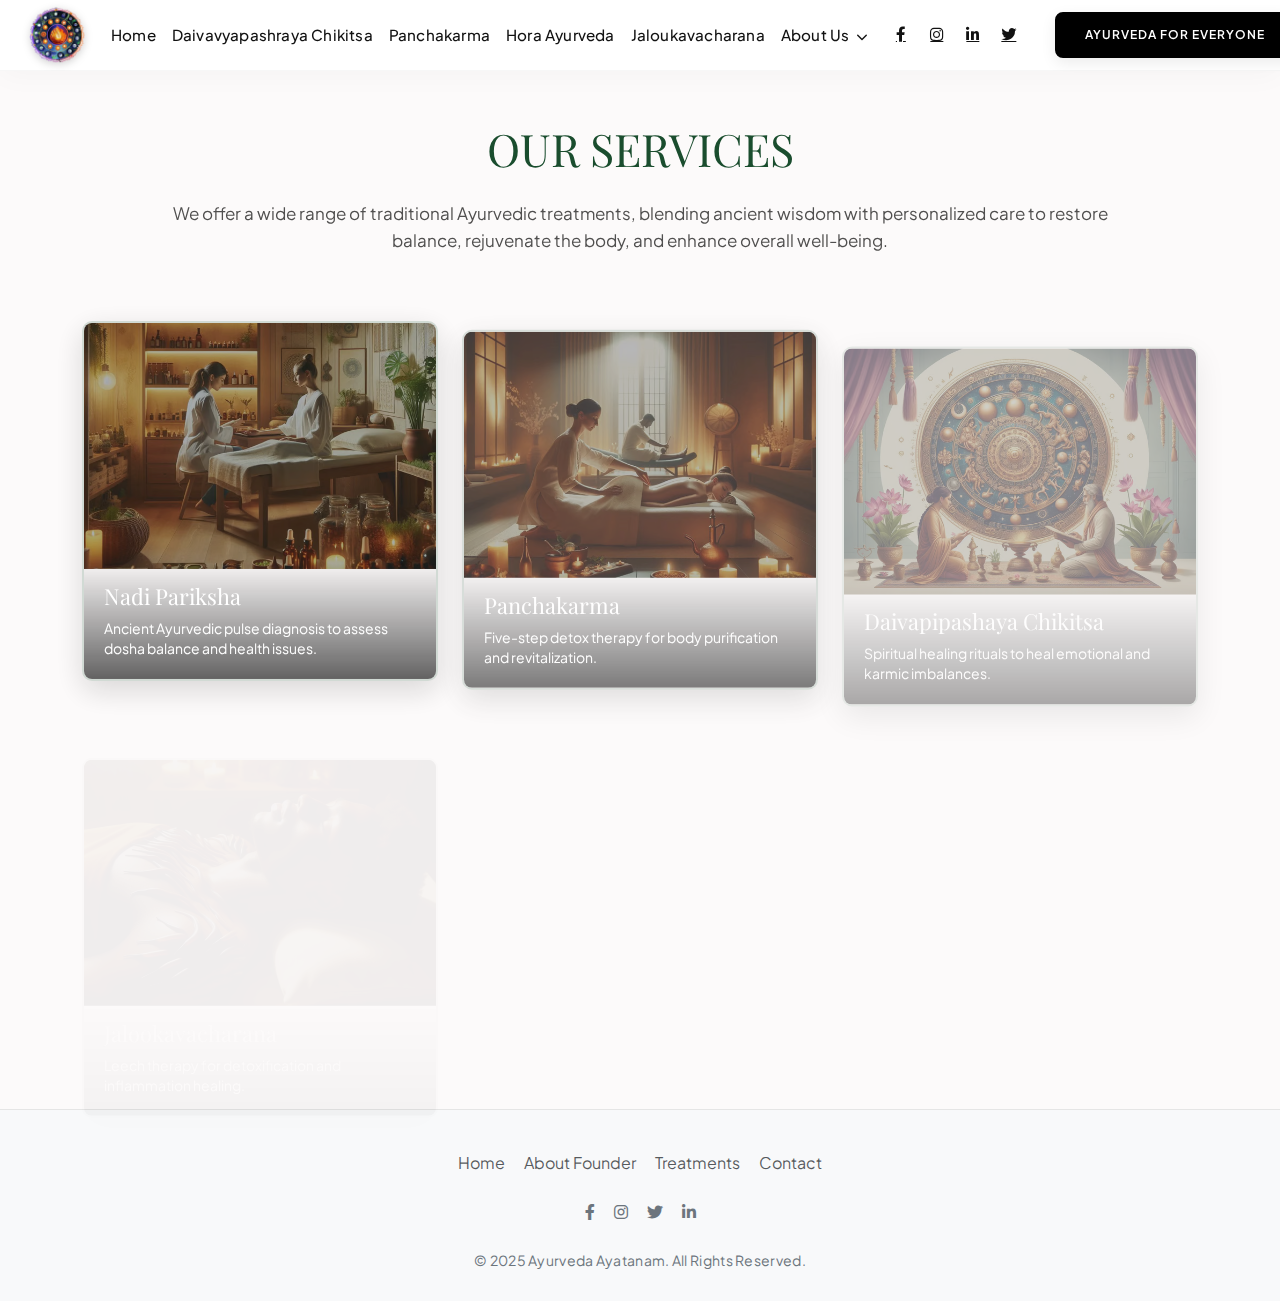
<file: Team C/html/Service.html>
<!DOCTYPE html>
<html lang="en">

<head>
    <meta charset="UTF-8" />
    <meta name="viewport" content="width=device-width, initial-scale=1.0" />
    <title>Our Services</title>

    <!-- Bootstrap -->
    <link href="https://cdn.jsdelivr.net/npm/bootstrap@5.3.2/dist/css/bootstrap.min.css" rel="stylesheet" />

    <!-- Google Fonts -->
    <link href="https://fonts.googleapis.com/css2?family=Marcellus&family=Inter:wght@300;400;500&display=swap"
        rel="stylesheet">

    <!-- Css File -->
    <link href="../styles/Style2.css" rel="stylesheet">
    <link href="../../Style.css" rel="stylesheet">
    <link rel="stylesheet" href="https://cdn.jsdelivr.net/npm/bootstrap-icons@1.11.1/font/bootstrap-icons.css">
    <link href="https://cdnjs.cloudflare.com/ajax/libs/font-awesome/6.0.0/css/all.min.css" rel="stylesheet">
</head>

<body>
    <!-- Navbar -->
    <nav class="navbar navbar-expand-lg navbar-custom sticky-top">
        <div class="container">
            <a class="navbar-brand" href="../../index.html">
                <img src="../../Team D/images/nav_logo.png" alt="Ayurveda Ayatanam Logo"
                    onerror="this.src='https://assets.zyrosite.com/cdn-cgi/image/format=auto,w=252,fit=crop,q=95/Yg2W7j2ZMyFV4R7r/aalogo22-YlevLWGwroF0lrqL.png'">
            </a>
            <button class="navbar-toggler" type="button" data-bs-toggle="collapse" data-bs-target="#navbarNav">
                <span class="navbar-toggler-icon"></span>
            </button>
            <div class="collapse navbar-collapse" id="navbarNav">
                <ul class="navbar-nav align-items-center">
                    <li class="nav-item"><a class="nav-link" href="../../index.html">Home</a></li>
                    <li class="nav-item"><a class="nav-link text-nowrap"
                            href="../Ayurvedaayatanam/Daivapipashaya Chikitsa/Diva.html">Daivavyapashraya
                            Chikitsa</a></li>
                    <li class="nav-item"><a class="nav-link text-nowrap" href="Panchkarma.html">Panchakarma</a></li>
                    <li class="nav-item"><a class="nav-link text-nowrap" href="jyotisha-diagnosis.html">Hora
                            Ayurveda</a></li>
                    <li class="nav-item"><a class="nav-link text-nowrap"
                            href="../Ayurvedaayatanam/Jalookavacharana/Jaloo.html">Jaloukavacharana</a></li>
                    <li class="nav-item dropdown">
                        <a class="nav-link dropdown-toggle" href="#" role="button" data-bs-toggle="dropdown">About Us <i
                                class="fas fa-chevron-down ms-1" style="font-size: 0.75em;"></i></a>
                        <ul class="dropdown-menu border-0 shadow rounded-3 p-2">
                            <li><a class="dropdown-item rounded-2 py-2"
                                    href="../../Team D/about-dr-tejas-bharadwaj.html">About Dr.
                                    Tejas Bharadwaj</a></li>
                            <li><a class="dropdown-item rounded-2 py-2"
                                    href="../../Team D/about-ayurveda-ayatanam.html">About
                                    Ayurveda Ayatanam</a></li>
                        </ul>
                    </li>
                </ul>
                <div class="d-flex align-items-center gap-2 ms-2">
                    <div class="social-icons">
                        <a href="#" aria-label="Facebook"><i class="fab fa-facebook-f"></i></a>
                        <a href="#" aria-label="Instagram"><i class="fab fa-instagram"></i></a>
                        <a href="#" aria-label="LinkedIn"><i class="fab fa-linkedin-in"></i></a>
                        <a href="#" aria-label="Twitter"><i class="fab fa-twitter"></i></a>
                    </div>
                    <a href="../../consult.html" class="btn btn-nav-cta">Ayurveda For Everyone</a>
                </div>
            </div>
        </div>
    </nav>

    <h1 style="margin-top: 120px;">OUR SERVICES</h1>
    <p class="sub-text">We offer a wide range of traditional Ayurvedic treatments, blending ancient wisdom with
        personalized care to restore balance, rejuvenate the body, and enhance overall well-being.</p>

    <div class="container pb-5">
        <div class="row g-4">

            <div class="col-md-4 col-sm-6 col-12" data-animate>
                <a href="Nadi_Pariksha.html" style="text-decoration: none; color: inherit;">
                    <div class="service-box">
                        <img src="../Images/NadiPariksha.avif" />
                        <div class="service-overlay">
                            <div class="service-title">Nadi Pariksha</div>
                            <div class="service-desc">Ancient Ayurvedic pulse diagnosis to assess dosha balance and
                                health
                                issues.</div>
                        </div>
                    </div>
                </a>
            </div>

            <div class="col-md-4 col-sm-6 col-12" data-animate>
                <a href="Panchkarma.html" style="text-decoration: none; color: inherit;">
                    <div class="service-box">
                        <img src="../Images/Panchkarma.avif" />
                        <div class="service-overlay">
                            <div class="service-title">Panchakarma</div>
                            <div class="service-desc">Five-step detox therapy for body purification and revitalization.
                            </div>
                        </div>
                    </div>
                </a>
            </div>

            <div class="col-md-4 col-sm-6 col-12" data-animate>
                <a href="../Ayurvedaayatanam/Daivapipashaya Chikitsa/Diva.html"
                    style="text-decoration: none; color: inherit;">
                    <div class="service-box">
                        <img src="../Images/DaivaChikista.avif" />
                        <div class="service-overlay">
                            <div class="service-title">Daivapipashaya Chikitsa</div>
                            <div class="service-desc">
                                Spiritual healing rituals to heal emotional and karmic imbalances.
                            </div>
                        </div>
                    </div>
                </a>
            </div>


            <div class="col-md-4 col-sm-6 col-12" data-animate>
                <a href="../Ayurvedaayatanam/Jalookavacharana/Jaloo.html"
                    style="text-decoration: none; color: inherit;">
                    <div class="service-box">
                        <img src="../Images/jalookavacharna.avif" />
                        <div class="service-overlay">
                            <div class="service-title">Jalookavacharana</div>
                            <div class="service-desc">Leech therapy for detoxification and inflammation healing.</div>
                        </div>
                    </div>
                </a>
            </div>

            <div class="col-md-4 col-sm-6 col-12" data-animate>
                <a href="jyotisha-diagnosis.html" style="text-decoration: none; color: inherit;">
                    <div class="service-box">
                        <img src="../Images/JyotishaDiagnosis.avif" />
                        <div class="service-overlay">
                            <div class="service-title">Jyotisha Diagnosis</div>
                            <div class="service-desc">Vedic astrology-based health diagnosis for deeper insights.</div>
                        </div>
                    </div>
                </a>
            </div>

            <div class="col-md-4 col-sm-6 col-12" data-animate>
                <a href="pumsavana-karma.html" style="text-decoration: none; color: inherit;">
                    <div class="service-box">
                        <img src="../Images/PumsavanaKarma.avif" />
                        <div class="service-overlay">
                            <div class="service-title">Pumsavana Karma</div>
                            <div class="service-desc">Prenatal ritual for well-being of the mother and the unborn child.
                            </div>
                        </div>
                    </div>
                </a>
            </div>
        </div>
    </div>

    <!-- GSAP -->
    <script src="https://cdnjs.cloudflare.com/ajax/libs/gsap/3.12.2/gsap.min.js"></script>

    <!-- CONTACT SECTION -->
    <!-- Footer -->
    <footer class="site-footer">
        <div class="container text-center">
            <div class="mb-4">
                <a href="../../index.html" class="text-decoration-none text-muted mx-2">Home</a>
                <a href="../../Team D/about-dr-tejas-bharadwaj.html" class="text-decoration-none text-muted mx-2">About
                    Founder</a>
                <a href="#" class="text-decoration-none text-muted mx-2">Treatments</a>
                <a href="#" class="text-decoration-none text-muted mx-2">Contact</a>
            </div>

            <div class="footer-social mb-4">
                <a href="#" aria-label="Facebook"><i class="fab fa-facebook-f"></i></a>
                <a href="#" aria-label="Instagram"><i class="fab fa-instagram"></i></a>
                <a href="#" aria-label="Twitter"><i class="fab fa-twitter"></i></a>
                <a href="#" aria-label="LinkedIn"><i class="fab fa-linkedin-in"></i></a>
            </div>

            <p class="footer-text mb-0">&copy; 2025 Ayurveda Ayatanam. All Rights Reserved.</p>
        </div>
    </footer>
    <script src="https://cdn.jsdelivr.net/npm/bootstrap@5.3.0/dist/js/bootstrap.bundle.min.js"></script>

    <!-- Js File -->
    <script src="../scripts/Script.js"></script>

</body>

</html>
</file>
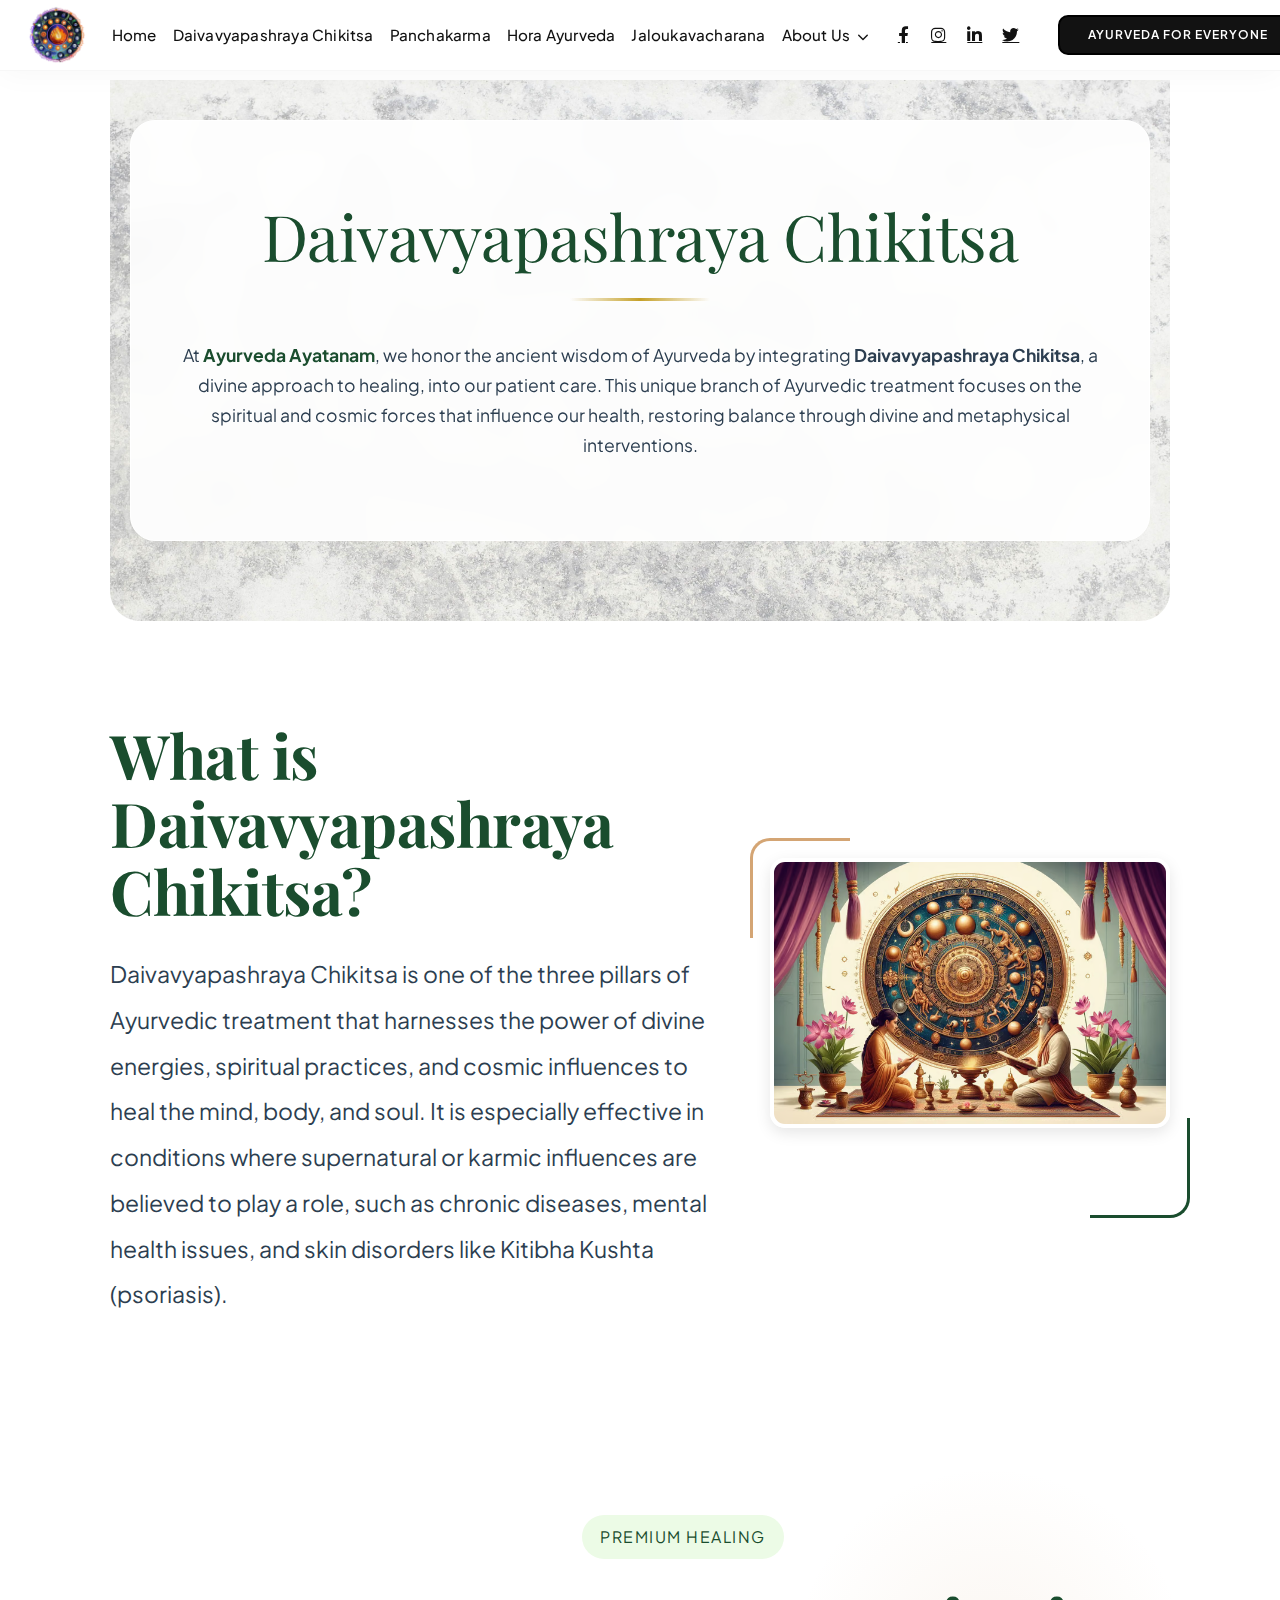
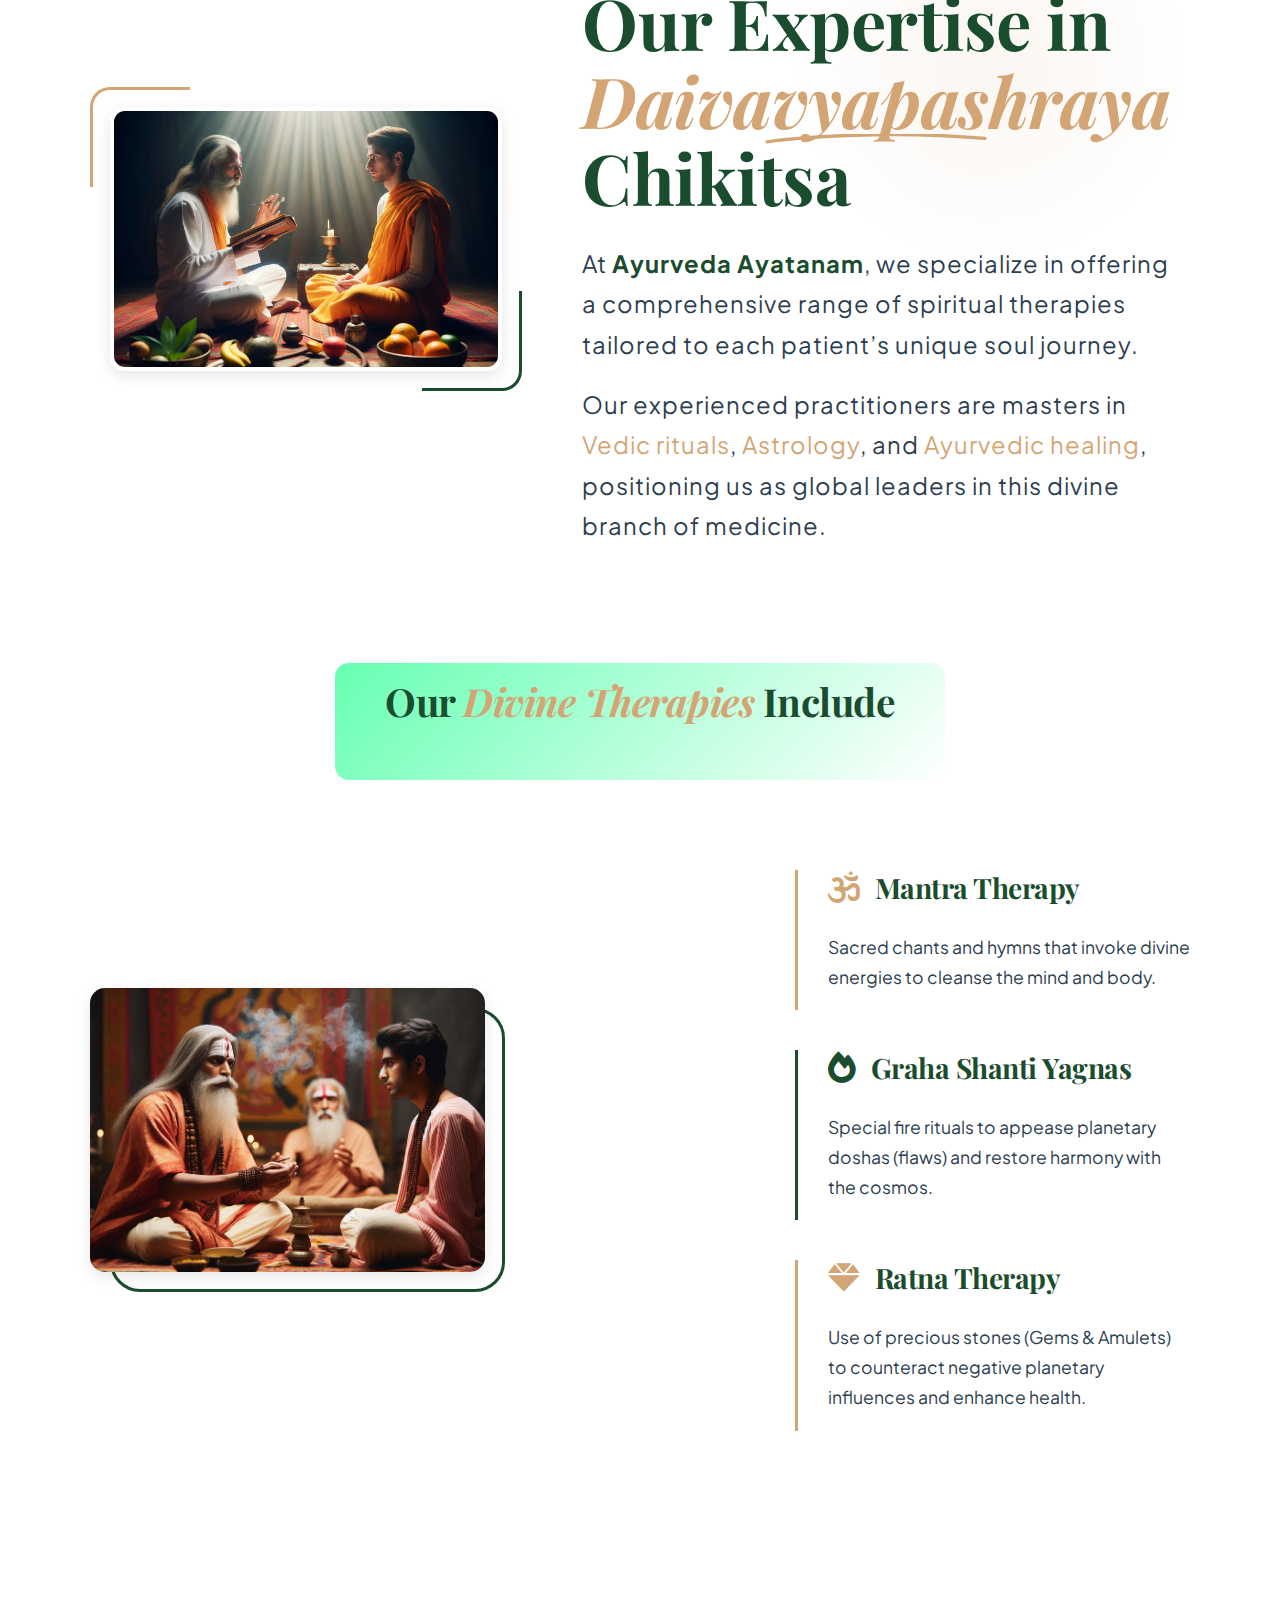
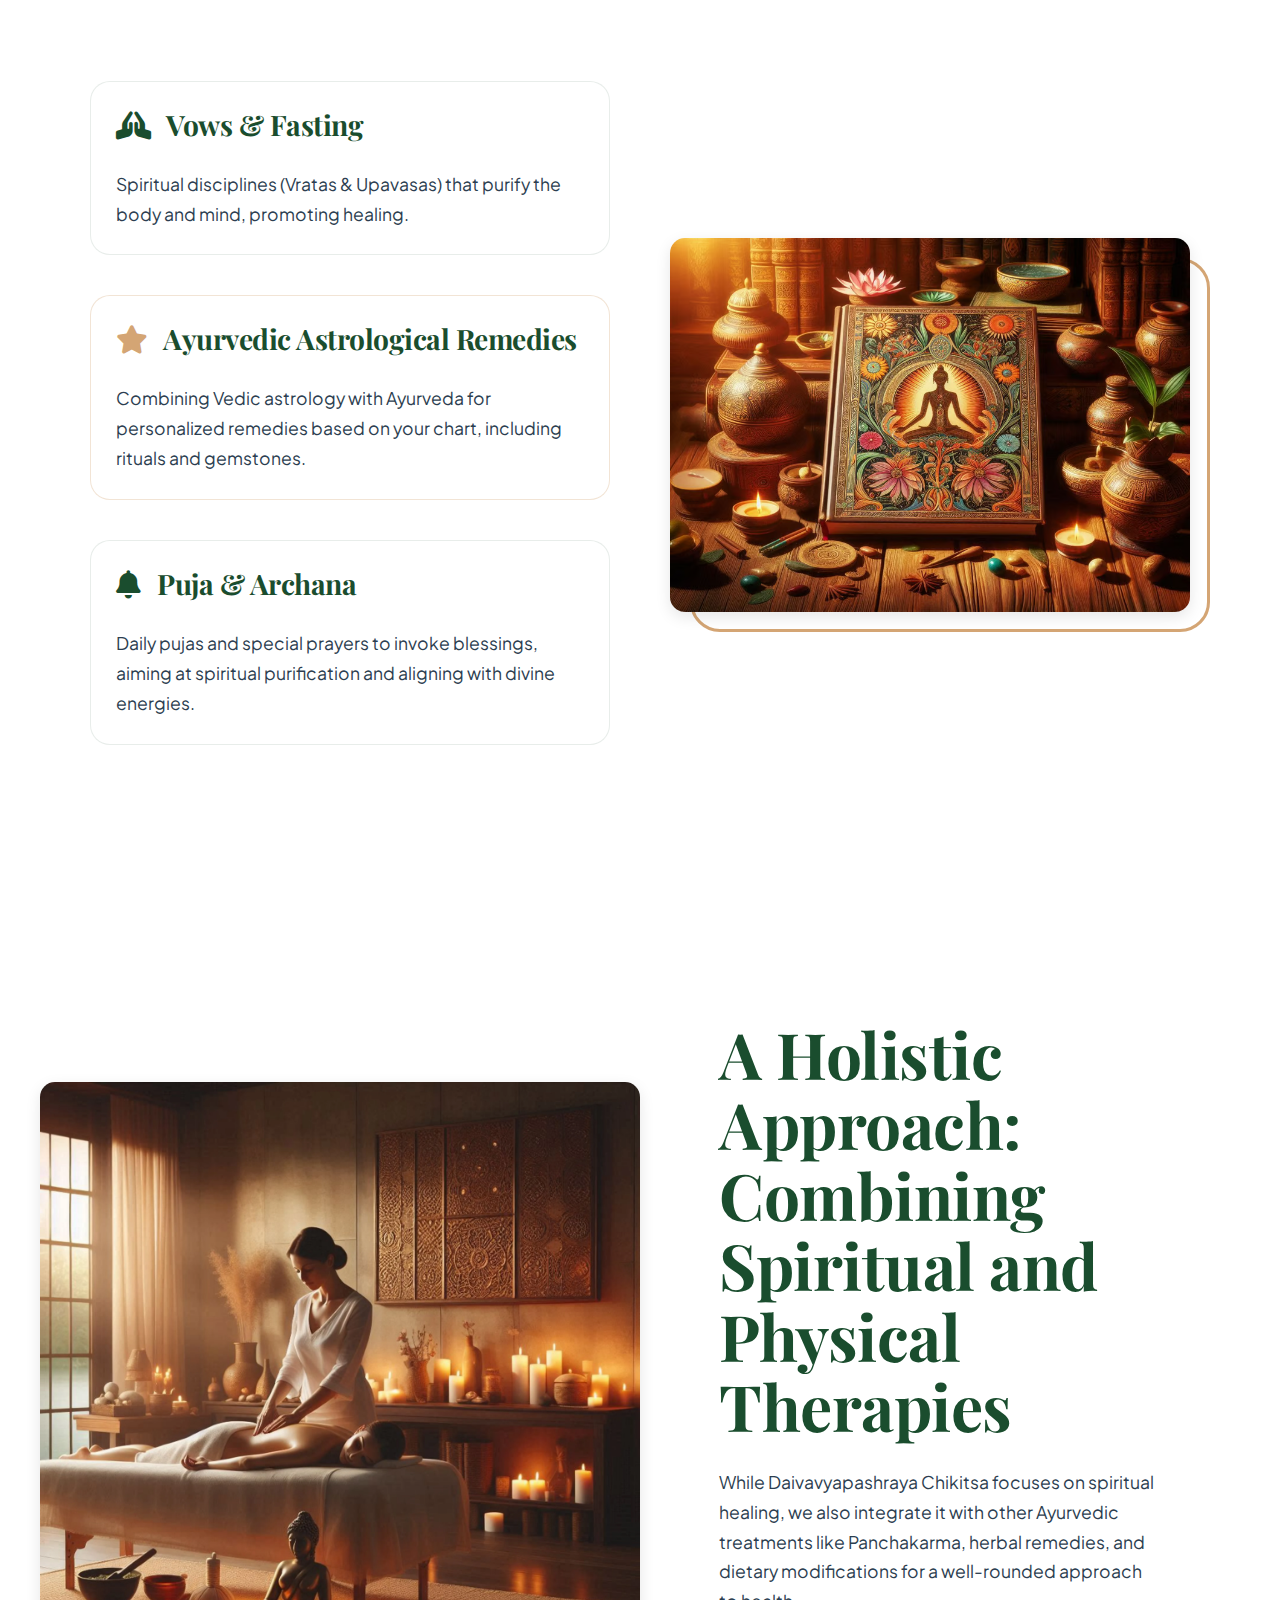
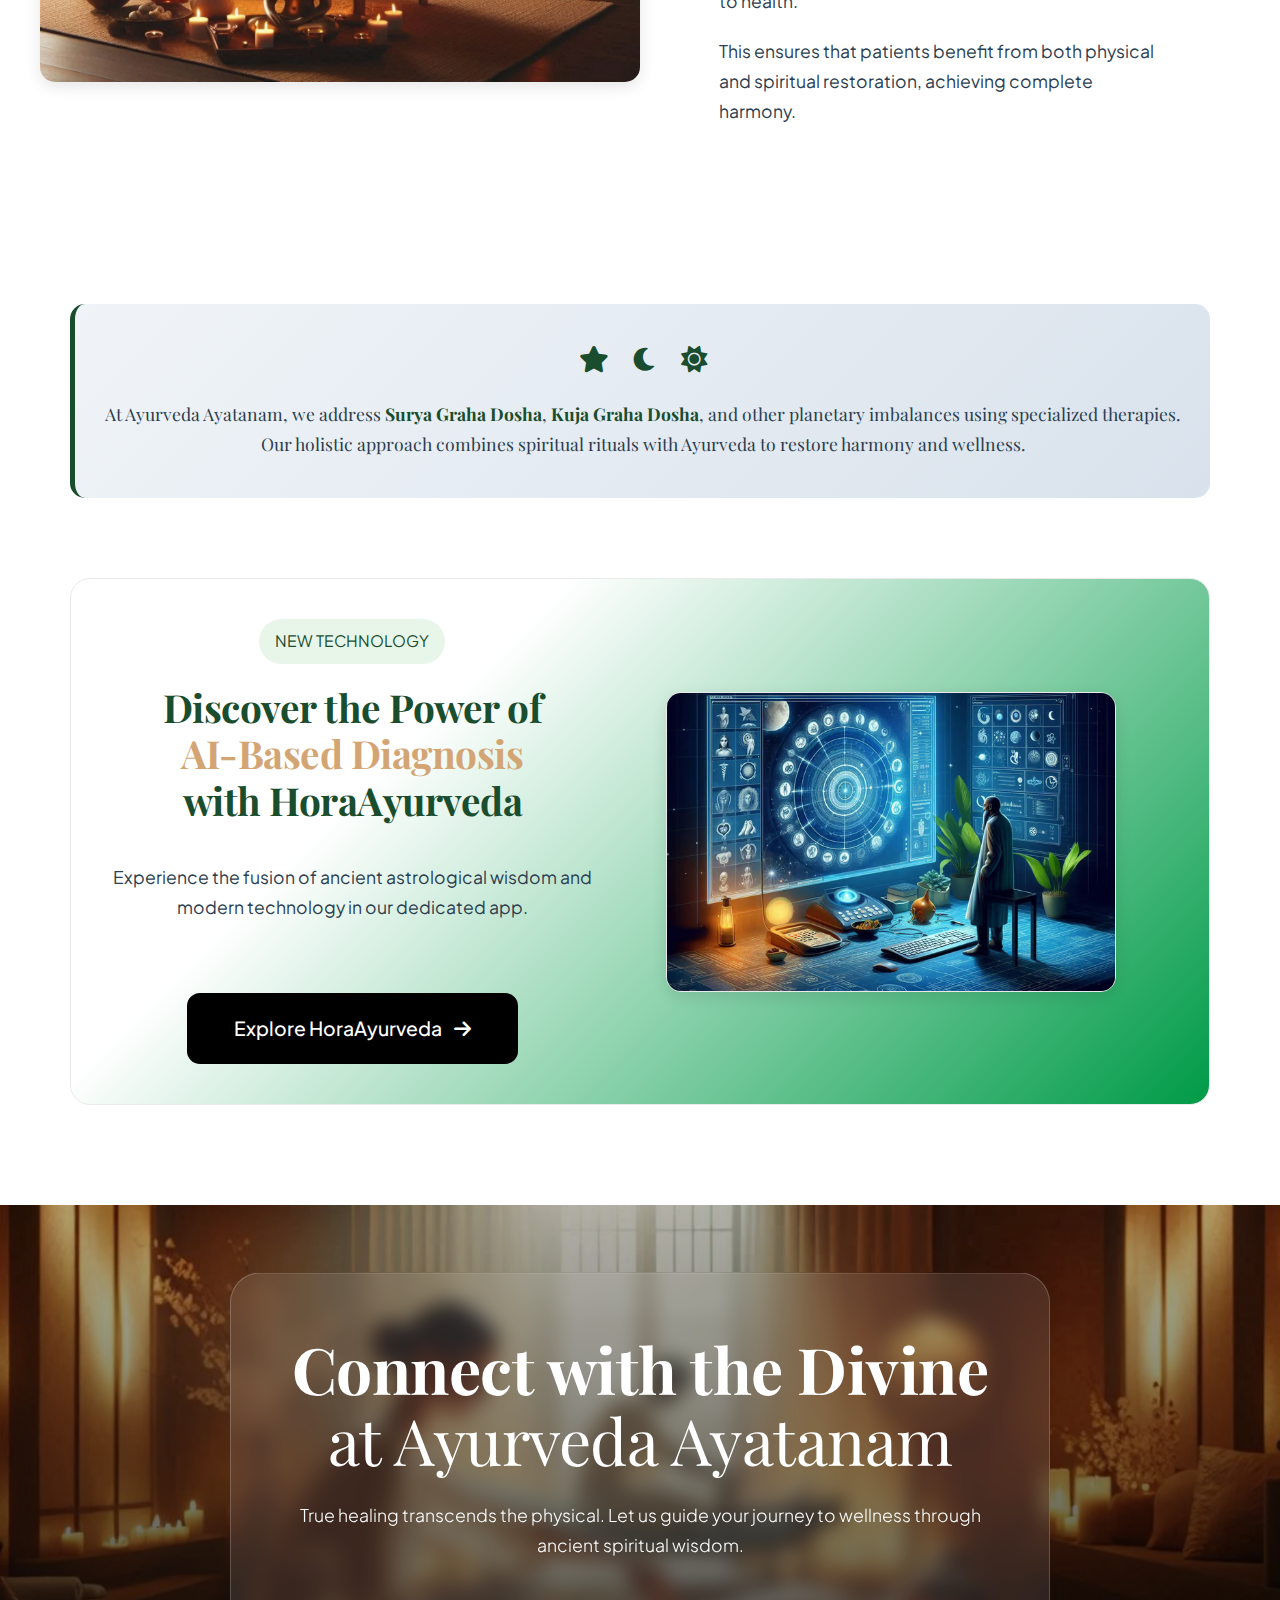
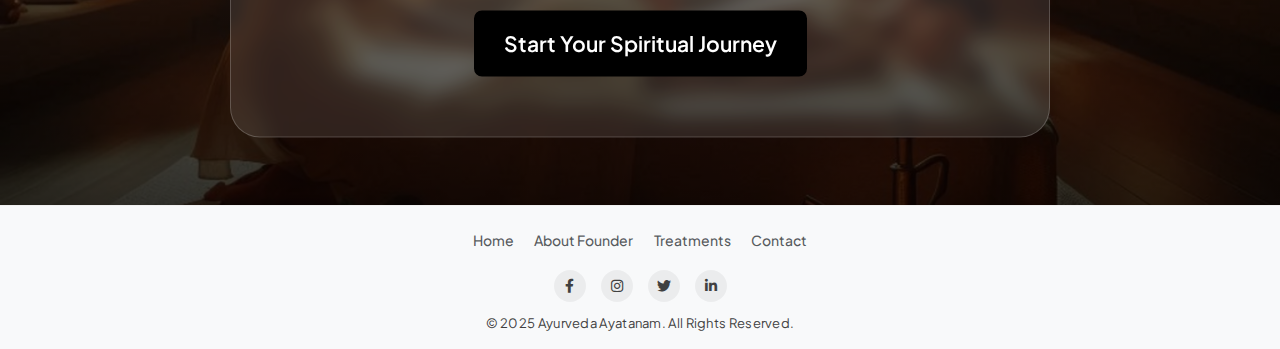
<file: Team C/Ayurvedaayatanam/Daivapipashaya Chikitsa/Diva.html>
<!DOCTYPE html>
<html lang="en">

<head>
    <meta charset="UTF-8">
    <meta name="viewport" content="width=device-width, initial-scale=1.0">

    <link href="https://cdn.jsdelivr.net/npm/bootstrap@5.3.0/dist/css/bootstrap.min.css" rel="stylesheet">

    <!-- Global Heading Styles -->
    <link rel="stylesheet" href="../../css/global-headings.css">

    <link rel="stylesheet" href="style.css">
    <!-- <link rel="stylesheet" href="../../styles/Panchkarma.css"> -->
    <link href="../../../Style.css" rel="stylesheet">
    <link rel="stylesheet" href="https://cdnjs.cloudflare.com/ajax/libs/font-awesome/6.0.0/css/all.min.css">
    <!-- CRITICAL FIX FILE - Must be last to override all issues -->
    <link rel="stylesheet" href="fix.css">

    <!-- CRITICAL NAVBAR & FOOTER OVERRIDE - EXACT REFERENCE VALUES -->
    <style>
        /* Force Navbar to Match Reference Pages EXACTLY */
        nav.navbar,
        .navbar,
        .navbar-custom {
            background: rgb(255, 255, 255) !important;
            background-color: rgb(255, 255, 255) !important;
            box-shadow: rgba(0, 0, 0, 0.03) 0px 4px 30px 0px !important;
            height: 71px !important;
            min-height: 71px !important;
            padding: 5px 0 !important;
        }

        .navbar-brand img {
            height: 60px !important;
            width: 60px !important;
        }

        .nav-link {
            font-size: 15.2px !important;
            color: #121212 !important;
            padding: 8px !important;
        }

        .btn-nav-cta {
            background: #121212 !important;
            color: #ffffff !important;
            padding: 12px 28px !important;
            border-radius: 10px !important;
            font-size: 12px !important;
            font-weight: 600 !important;
        }

        /* Force Footer to Match Reference Pages EXACTLY - COMPACT VERSION */
        footer,
        .site-footer,
        footer.site-footer {
            background: #f8f9fa !important;
            background-color: #f8f9fa !important;
            color: rgb(64, 64, 64) !important;
            padding: 15px 0 !important;
        }

        /* Override Bootstrap margins inside footer for compactness */
        .site-footer .mb-4 {
            margin-bottom: 10px !important;
        }

        .site-footer a {
            color: rgba(33, 37, 41, 0.75) !important;
            text-decoration: none !important;
            font-size: 14px !important;
            /* Smaller font */
        }

        .site-footer a:hover {
            color: rgb(33, 37, 41) !important;
        }

        .footer-social {
            margin-bottom: 10px !important;
            /* Reduced margin */
        }

        .footer-social a {
            display: inline-flex !important;
            justify-content: center !important;
            align-items: center !important;
            width: 32px !important;
            /* Smaller icons */
            height: 32px !important;
            background: rgba(0, 0, 0, 0.05) !important;
            border: none !important;
            border-radius: 50% !important;
            margin: 0 6px !important;
            color: rgb(64, 64, 64) !important;
            font-size: 14px !important;
        }

        .footer-social a:hover {
            background: rgba(0, 0, 0, 0.1) !important;
            transform: translateY(-2px) !important;
        }

        .footer-text {
            color: rgb(64, 64, 64) !important;
            font-size: 13px !important;
            /* Smaller copyright text */
        }

        /* Mobile Fixes for 'Connect with the Divine' Section */
        @media (max-width: 768px) {
            .section-hero-footer {
                height: auto !important;
                min-height: 500px !important;
                margin-top: 60px !important;
                padding-bottom: 60px !important;
            }

            .section-hero-footer .e-content {
                position: relative !important;
                top: auto !important;
                left: auto !important;
                transform: none !important;
                padding: 60px 20px !important;
                max-width: 100% !important;
            }

            .section-hero-footer .e-content>div {
                padding: 60px 50px !important;
                background: rgba(255, 255, 255, 0.15) !important;
            }

            .section-hero-footer h1 {
                font-size: 1.8rem !important;
                /* Smaller on mobile */
                margin-bottom: 20px !important;
            }

            .section-hero-footer p {
                font-size: 1rem !important;
                margin-bottom: 30px !important;
            }

            .section-hero-footer button {
                padding: 16px 30px !important;
                font-size: 1rem !important;
                width: 100% !important;
            }
        }

        /* Navbar Tweaks - Prevent Wrapping */
        .navbar-nav {
            flex-wrap: nowrap !important;
            align-items: center !important;
        }

        .nav-item {
            white-space: nowrap !important;
        }

        /* Hover Effect for Hora Button */
        .hora-btn:hover {
            background: #1a4d2e !important;
            border-color: #1a4d2e !important;
            color: #ffffff !important;
            transform: translateY(-3px);
            box-shadow: 0 5px 15px rgba(26, 77, 46, 0.3);
        }

        /* Fix containers - Standardize Constraints */
        .m1-container,
        .m-container,
        .box-2,
        .content-box {
            max-width: 1140px !important;
            /* Standard Bootstrap constraint */
            margin-left: auto !important;
            margin-right: auto !important;
            padding: 40px 20px !important;
        }

        /* Fix global typography scale */
        p {
            font-size: 1rem !important;
            /* Reset to standard size (was 1.1rem) */
            line-height: 1.7 !important;
        }

        /* Adjust Heading Scale */
        h1 {
            /* Slightly smaller scaling to match reference better */
            font-size: clamp(2.2rem, 5vw, 4rem) !important;
        }

        /* Prevent full-width blowout */
        body {
            max-width: 100% !important;
            overflow-x: hidden !important;
        }
    </style>

    <title>Daivavyapashraya Chikitsa | Ayurveda Ayatanam</title>
</head>

<body>
    <!-- NAVBAR -->
    <!-- Navbar -->
    <nav class="navbar navbar-expand-lg navbar-custom sticky-top">
        <div class="container">
            <a class="navbar-brand" href="../../../index.html">
                <img src="../../../Team D/images/nav_logo.png" alt="Ayurveda Ayatanam Logo"
                    onerror="this.src='https://assets.zyrosite.com/cdn-cgi/image/format=auto,w=252,fit=crop,q=95/Yg2W7j2ZMyFV4R7r/aalogo22-YlevLWGwroF0lrqL.png'">
            </a>
            <button class="navbar-toggler" type="button" data-bs-toggle="collapse" data-bs-target="#navbarNav">
                <span class="navbar-toggler-icon"></span>
            </button>
            <div class="collapse navbar-collapse" id="navbarNav">
                <ul class="navbar-nav align-items-center">
                    <li class="nav-item"><a class="nav-link" href="../../../index.html">Home</a></li>
                    <li class="nav-item"><a class="nav-link text-nowrap"
                            href="../Daivapipashaya Chikitsa/Diva.html">Daivavyapashraya Chikitsa</a></li>
                    <li class="nav-item"><a class="nav-link text-nowrap"
                            href="../../html/Panchkarma.html">Panchakarma</a></li>
                    <li class="nav-item"><a class="nav-link text-nowrap" href="../../html/jyotisha-diagnosis.html">Hora
                            Ayurveda</a></li>
                    <li class="nav-item"><a class="nav-link text-nowrap"
                            href="../Jalookavacharana/Jaloo.html">Jaloukavacharana</a></li>
                    <li class="nav-item dropdown">
                        <a class="nav-link dropdown-toggle" href="#" role="button" data-bs-toggle="dropdown">About Us <i
                                class="fas fa-chevron-down ms-1" style="font-size: 0.75em;"></i></a>
                        <ul class="dropdown-menu border-0 shadow rounded-3 p-2">
                            <li><a class="dropdown-item rounded-2 py-2"
                                    href="../../../Team D/about-dr-tejas-bharadwaj.html">About Dr.
                                    Tejas Bharadwaj</a></li>
                            <li><a class="dropdown-item rounded-2 py-2"
                                    href="../../../Team D/about-ayurveda-ayatanam.html">About
                                    Ayurveda Ayatanam</a></li>
                        </ul>
                    </li>
                </ul>
                <div class="d-flex align-items-center gap-2 ms-2">
                    <div class="social-icons">
                        <a href="#" aria-label="Facebook"><i class="fab fa-facebook-f"></i></a>
                        <a href="#" aria-label="Instagram"><i class="fab fa-instagram"></i></a>
                        <a href="#" aria-label="LinkedIn"><i class="fab fa-linkedin-in"></i></a>
                        <a href="#" aria-label="Twitter"><i class="fab fa-twitter"></i></a>
                    </div>
                    <a href="../../../consult.html" class="btn btn-nav-cta">Ayurveda For Everyone</a>
                </div>
            </div>
        </div>
    </nav>
    <div class="m1-container">


        <div class="m-container">
            <!-- HERO INTRO SECTION - Professional Redesign -->
            <div class="intro-hero-section" style="
                background: url('../../../Team D/images/wp10201175-white-texture-4k-wallpapers.jpg') center/cover fixed;
                padding: 40px 20px 80px; 
                margin-top: -90px; /* Moved up significantly as requested */
                margin-bottom: 60px;
                position: relative;
                z-index: 1;
                border-radius: 0 0 30px 30px;
            ">
                <div style="
                    max-width: 1400px;
                    margin: 0 auto;
                    background: rgba(255, 255, 255, 0.92);
                    backdrop-filter: blur(15px);
                    padding: 80px 50px;
                    border-radius: 25px;
                    box-shadow: 0 20px 60px rgba(26, 77, 46, 0.12);
                    border: 1px solid rgba(255, 255, 255, 1);
                    text-align: center;
                ">
                    <h1
                        style="color: #1a4d2e !important; font-size: 3.5rem; font-weight: 400 !important; margin-bottom: 30px; line-height: 1.2; font-family: 'Playfair Display', serif; letter-spacing: -0.5px;">
                        Daivavyapashraya Chikitsa
                    </h1>

                    <div
                        style="width: 140px; height: 3px; background: linear-gradient(90deg, transparent, #c5a028, transparent); margin: 0 auto 40px;">
                    </div>

                    <p
                        style="font-size: 1.5rem; line-height: 2; color: #444; font-weight: 400; max-width: 1100px; margin: 0 auto; font-family: 'Plus Jakarta Sans', sans-serif;">
                        At <strong style="color: #1a4d2e;">Ayurveda Ayatanam</strong>, we honor the ancient wisdom of
                        Ayurveda by integrating
                        <strong>Daivavyapashraya Chikitsa</strong>, a divine approach to healing, into our patient care.
                        This unique branch of Ayurvedic treatment focuses on the spiritual and cosmic forces that
                        influence our health, restoring balance through divine and metaphysical interventions.
                    </p>
                </div>
            </div>
        </div>

        <div class="con-2" style="background: #ffffff; padding: 0 20px 60px;">


            <div class="p-c-i" style="display: flex; align-items: center; justify-content: space-between; gap: 60px;">

                <div class="content" style="flex: 1;">
                    <h1 style="margin-bottom: 25px;">What is Daivavyapashraya Chikitsa?</h1>

                    <p>
                        Daivavyapashraya Chikitsa is one of the three pillars of Ayurvedic treatment that
                        harnesses
                        the power of divine energies, spiritual practices, and cosmic influences to heal the
                        mind,
                        body, and soul. It is especially effective in conditions where supernatural or karmic
                        influences are believed to play a role, such as chronic diseases, mental health issues,
                        and
                        skin disorders like Kitibha Kushta (psoriasis).</p>

                </div>

                <div class="img-0" style="flex: 1; max-width: 600px; position: relative;">
                    <!-- Top Left Decorative Corner -->
                    <div
                        style="position: absolute; top: -20px; left: -20px; width: 100px; height: 100px; border-top: 3px solid #d4a574; border-left: 3px solid #d4a574; border-top-left-radius: 20px; z-index: 0;">
                    </div>

                    <img src="designer-2-A85w69BMMbSVReZ8.avif" alt=""
                        style="width: 100%; height: auto; border-radius: 30px; box-shadow: 0 15px 40px rgba(26, 77, 46, 0.2); border: 4px solid #fff; position: relative; z-index: 1;">

                    <!-- Bottom Right Decorative Corner -->
                    <div
                        style="position: absolute; bottom: -20px; right: -20px; width: 100px; height: 100px; border-bottom: 3px solid #1a4d2e; border-right: 3px solid #1a4d2e; border-bottom-right-radius: 20px; z-index: 0;">
                    </div>
                </div>
            </div>

        </div>

        <div class="s-c-i" style="margin-top: 120px; padding: 0 20px; align-items: center; position: relative;">

            <!-- Decorative Background Element -->
            <div
                style="position: absolute; right: 0; top: -50px; width: 400px; height: 400px; background: radial-gradient(circle, rgba(212, 165, 116, 0.1) 0%, transparent 70%); z-index: 0; pointer-events: none;">
            </div>

            <div class="img-1" style="flex: 1; max-width: 600px; position: relative; z-index: 1;">
                <!-- Top Left Decorative Corner -->
                <div
                    style="position: absolute; top: -20px; left: -20px; width: 100px; height: 100px; border-top: 3px solid #d4a574; border-left: 3px solid #d4a574; border-radius: 20px 0 0 0; z-index: 0;">
                </div>

                <img src="designer-3-mP4nX1LzpQc6N5oZ.jpeg" alt="Ayurvedic Expertise"
                    style="width: 100%; height: auto; border-radius: 30px; box-shadow: 0 15px 40px rgba(26, 77, 46, 0.2); border: 4px solid #fff; position: relative; z-index: 1;">

                <!-- Bottom Right Decorative Corner -->
                <div
                    style="position: absolute; bottom: -20px; right: -20px; width: 100px; height: 100px; border-bottom: 3px solid #1a4d2e; border-right: 3px solid #1a4d2e; border-radius: 0 0 20px 0; z-index: 0;">
                </div>
            </div>

            <div class="content-1" style="flex: 1; margin-left: 80px; position: relative; z-index: 1;">
                <span
                    style="display: inline-block; padding: 8px 18px; background: #ecfbe6; color: #1a4d2e; border-radius: 50px; font-weight: 400; font-size: 0.9rem; margin-bottom: 25px; letter-spacing: 1.5px; text-transform: uppercase;">
                    Premium Healing
                </span>

                <h1
                    style="font-size: 4rem !important; line-height: 1.1; margin-bottom: 30px; color: #1a4d2e; font-family: 'Playfair Display', serif; font-weight: 400;">
                    Our Expertise in
                    <span style="color: #d4a574; font-style: italic; position: relative; display: inline-block;">
                        Daivavyapashraya
                        <svg style="position: absolute; bottom: -5px; left: 0; width: 100%; height: 10px;"
                            viewBox="0 0 200 9" fill="none" xmlns="http://www.w3.org/2000/svg">
                            <path d="M2.00025 7.00005C35.0871 2.3887 114.718 -3.10228 198.002 4.00005" stroke="#d4a574"
                                stroke-width="3" stroke-linecap="round" />
                        </svg>
                    </span>
                    Chikitsa
                </h1>

                <p
                    style="font-size: 1.35rem !important; line-height: 1.8; color: #4a4a4a; font-weight: 400; margin-bottom: 20px;">
                    At <strong style="color: #1a4d2e;">Ayurveda Ayatanam</strong>, we specialize in offering a
                    comprehensive range of spiritual therapies tailored to each patient’s unique soul journey.
                </p>

                <p style="font-size: 1.35rem !important; line-height: 1.8; color: #4a4a4a;">
                    Our experienced practitioners are masters in <span style="color: #d4a574; font-weight: 400;">Vedic
                        rituals</span>, <span style="color: #d4a574; font-weight: 400;">Astrology</span>, and <span
                        style="color: #d4a574; font-weight: 400;">Ayurvedic healing</span>, positioning us as global
                    leaders in this divine branch of medicine.
                </p>
            </div>
        </div>

        <!-- Divine Therapies Heading -->
        <div class="t-c-i"
            style="margin-top: 100px; text-align: center; margin-bottom: 50px; background: linear-gradient(135deg, #67ffb3 0%, #ffffff 100%); border-radius: 14px; padding: 15px 50px; box-shadow: 0 10px 30px rgba(0,0,0,0.05); width: fit-content; margin-left: auto; margin-right: auto;">
            <h2
                style="font-size: 3.5rem; color: #1a4d2e; font-family: 'Playfair Display', serif; animation: fadeInUp 1.5s ease-out; font-weight: 400;">
                Our <span style="color: #d4a574; font-style: italic;">Divine Therapies</span> Include
            </h2>
            <style>
                @keyframes fadeInUp {
                    from {
                        opacity: 0;
                        transform: translateY(50px);
                    }

                    to {
                        opacity: 1;
                        transform: translateY(0);
                    }
                }

                /* Mobile Responsiveness */
                @media (max-width: 992px) {

                    /* Stack Layouts */
                    .f-c-i,
                    .fi-c-i,
                    .p-c-i,
                    .s-c-i {
                        flex-direction: column !important;
                        gap: 40px !important;
                        padding: 0 15px !important;
                        margin-bottom: 60px !important;
                    }

                    /* Reset Widths */
                    .f-c-i>div,
                    .fi-c-i>div,
                    .p-c-i>div,
                    .s-c-i>div {
                        width: 100% !important;
                        margin: 0 !important;
                        padding: 0 !important;
                    }

                    /* Images */
                    img {
                        width: 100% !important;
                        height: auto !important;
                    }

                    /* Typography */
                    h1 {
                        font-size: 2.2rem !important;
                        word-break: normal;
                        hyphens: manual;
                        line-height: 1.3 !important;
                        padding: 0 5px;
                        /* Add slight padding for safety */
                    }

                    /* Reduce padding for hero container on mobile */
                    .intro-hero-section>div {
                        padding: 40px 15px !important;
                    }

                    h2 {
                        font-size: 2.0rem !important;
                    }

                    p {
                        font-size: 1rem !important;
                        line-height: 1.6 !important;
                    }

                    /* Order Adjustment */
                    .fi-c-i {
                        flex-direction: column-reverse !important;
                    }

                    .content-1 {
                        margin-right: 0 !important;
                    }

                    /* Hide corners on small screens */

                }
            </style>
        </div>



        <!-- Therapy Section 1: Mantra, Graha Shanti, Gems -->
        <div class="f-c-i"
            style="display: flex; align-items: center; justify-content: space-between; gap: 60px; margin-bottom: 100px;">
            <div class="img-2" style="flex: 1; position: relative;">
                <div
                    style="position: absolute; top: 20px; left: 20px; width: 100%; height: 100%; border: 3px solid #1a4d2e; border-radius: 30px; z-index: 0;">
                </div>
                <img src="designer-4-AwvMLwJnENHzbo3e.avif" alt="Mantra Therapy"
                    style="width: 100%; border-radius: 30px; position: relative; z-index: 1; box-shadow: 0 20px 40px rgba(0,0,0,0.1);">
            </div>

            <div class="content-2" style="flex: 1;">

                <div class="therapy-item"
                    style="margin-bottom: 40px; padding-left: 30px; border-left: 3px solid #d4a574;">
                    <h3
                        style="color: #1a4d2e; font-family: 'Playfair Display', serif; font-size: 2rem; margin-bottom: 15px; font-weight: 400;">
                        <i class="fas fa-om" style="margin-right: 15px; color: #d4a574; font-size: 1.8rem;"></i>Mantra
                        Therapy
                    </h3>
                    <p style="font-size: 1.2rem; line-height: 1.7; color: #555;">
                        Sacred chants and hymns that invoke divine energies to cleanse the mind and body.
                    </p>
                </div>

                <div class="therapy-item"
                    style="margin-bottom: 40px; padding-left: 30px; border-left: 3px solid #1a4d2e;">
                    <h3
                        style="color: #1a4d2e; font-family: 'Playfair Display', serif; font-size: 2rem; margin-bottom: 15px; font-weight: 400;">
                        <i class="fas fa-fire" style="margin-right: 15px; color: #1a4d2e; font-size: 1.8rem;"></i>Graha
                        Shanti Yagnas
                    </h3>
                    <p style="font-size: 1.2rem; line-height: 1.7; color: #555;">
                        Special fire rituals to appease planetary doshas (flaws) and restore harmony with the cosmos.
                    </p>
                </div>

                <div class="therapy-item" style="padding-left: 30px; border-left: 3px solid #d4a574;">
                    <h3
                        style="color: #1a4d2e; font-family: 'Playfair Display', serif; font-size: 2rem; margin-bottom: 15px; font-weight: 400;">
                        <i class="fas fa-gem" style="margin-right: 15px; color: #d4a574; font-size: 1.8rem;"></i>Ratna
                        Therapy
                    </h3>
                    <p style="font-size: 1.2rem; line-height: 1.7; color: #555;">
                        Use of precious stones (Gems & Amulets) to counteract negative planetary influences and enhance
                        health.
                    </p>
                </div>

            </div>
        </div>

        <!-- Therapy Section 2: Vrata, Astrology, Puja -->
        <div class="fi-c-i"
            style="display: flex; flex-direction: row-reverse; align-items: center; justify-content: space-between; gap: 60px; margin-bottom: 80px;">
            <div class="img-3" style="flex: 1; position: relative;">
                <div
                    style="position: absolute; bottom: -20px; right: -20px; width: 100%; height: 100%; border: 3px solid #d4a574; border-radius: 30px; z-index: 0;">
                </div>
                <img src="designer-5-A3QwEGJ1JKcgDZjR.avif" alt="Ayurvedic Rituals"
                    style="width: 100%; border-radius: 30px; position: relative; z-index: 1; box-shadow: 0 20px 40px rgba(0,0,0,0.1);">
            </div>

            <div class="content-4" style="flex: 1;">

                <div class="text-block"
                    style="margin-bottom: 40px; background: #fff; padding: 25px; border-radius: 20px; box-shadow: 0 10px 30px rgba(0,0,0,0.05); border: 1px solid rgba(26, 77, 46, 0.1);">
                    <h3
                        style="color: #1a4d2e; font-family: 'Playfair Display', serif; font-size: 1.8rem; margin-bottom: 10px; font-weight: 400;">
                        <i class="fas fa-praying-hands" style="margin-right: 10px; color: #1a4d2e;"></i> Vows & Fasting
                    </h3>
                    <p style="font-size: 1.15rem; line-height: 1.6; color: #555; margin-bottom: 0;">
                        Spiritual disciplines (Vratas & Upavasas) that purify the body and mind, promoting healing.
                    </p>
                </div>

                <div class="text-block"
                    style="margin-bottom: 40px; background: #fff; padding: 25px; border-radius: 20px; box-shadow: 0 10px 30px rgba(0,0,0,0.05); border: 1px solid rgba(212, 165, 116, 0.3);">
                    <h3
                        style="color: #1a4d2e; font-family: 'Playfair Display', serif; font-size: 1.8rem; margin-bottom: 10px; font-weight: 400;">
                        <i class="fas fa-star" style="margin-right: 10px; color: #d4a574;"></i> Ayurvedic Astrological
                        Remedies
                    </h3>
                    <p style="font-size: 1.15rem; line-height: 1.6; color: #555; margin-bottom: 0;">
                        Combining Vedic astrology with Ayurveda for personalized remedies based on your chart, including
                        rituals and gemstones.
                    </p>
                </div>

                <div class="text-block"
                    style="background: #fff; padding: 25px; border-radius: 20px; box-shadow: 0 10px 30px rgba(0,0,0,0.05); border: 1px solid rgba(26, 77, 46, 0.1);">
                    <h3
                        style="color: #1a4d2e; font-family: 'Playfair Display', serif; font-size: 1.8rem; margin-bottom: 10px; font-weight: 400;">
                        <i class="fas fa-bell" style="margin-right: 10px; color: #1a4d2e;"></i> Puja & Archana
                    </h3>
                    <p style="font-size: 1.15rem; line-height: 1.6; color: #555; margin-bottom: 0;">
                        Daily pujas and special prayers to invoke blessings, aiming at spiritual purification and
                        aligning with divine energies.
                    </p>
                </div>

            </div>
        </div>
    </div>
    </div>
    <div class="se-c-i section-split">
        <div class="row align-items-center g-0"
            style="max-width: 1200px; margin: 0 auto; background: #fff; box-shadow: 0 15px 40px rgba(0,0,0,0.06); border-radius: 20px; overflow: hidden;">
            <div class="col-lg-6 p-0">
                <img src="designer-7-YNqyX3K61ZtRg9Q4.webp" alt="Holistic Approach"
                    style="width: 100%; height: 100%; min-height: 500px; object-fit: cover;">
            </div>
            <div class="col-lg-6 p-5">
                <div class="p-4">
                    <h1 style="color: #1a4d2e; font-size: 2.5rem; margin-bottom: 25px; line-height: 1.2;">
                        A Holistic Approach: Combining Spiritual and <br>
                        Physical Therapies
                    </h1>
                    <p style="font-size: 1.15rem; line-height: 1.8; color: #555; margin-bottom: 20px;">
                        While Daivavyapashraya Chikitsa focuses on spiritual healing,
                        we also integrate it with other Ayurvedic treatments like
                        Panchakarma, herbal remedies, and dietary modifications for a
                        well-rounded approach to health.
                    </p>
                    <p style="font-size: 1.15rem; line-height: 1.8; color: #555;">
                        This ensures that patients benefit from both physical and spiritual restoration,
                        achieving complete harmony.
                    </p>
                </div>
            </div>
        </div>
    </div>

    <!-- GRAHA DOSHA THERAPIES SECTION - Premium Feature Card -->
    <div class="box-2"
        style="margin: 80px auto; padding: 60px 40px; max-width: 1000px; text-align: center; background: linear-gradient(135deg, #f0f4f8 0%, #d9e2ec 100%); border-radius: 15px; border-left: 5px solid #1a4d2e; box-shadow: 0 10px 30px rgba(0,0,0,0.05);">
        <div style="margin-bottom: 20px;">
            <i class="fas fa-star" style="color: #1a4d2e; font-size: 1.5rem; margin: 0 10px;"></i>
            <i class="fas fa-moon" style="color: #1a4d2e; font-size: 1.5rem; margin: 0 10px;"></i>
            <i class="fas fa-sun" style="color: #1a4d2e; font-size: 1.5rem; margin: 0 10px;"></i>
        </div>
        <p
            style="font-size: 1.35rem; line-height: 1.8; color: #2c3e50; margin: 0; font-family: 'Playfair Display', serif;">
            At Ayurveda Ayatanam, we address <strong style="color: #1a4d2e;">Surya Graha Dosha</strong>,
            <strong style="color: #1a4d2e;">Kuja Graha Dosha</strong>, and other planetary imbalances
            using specialized therapies. Our holistic approach combines spiritual rituals with Ayurveda
            to restore harmony and wellness.
        </p>
    </div>

    <!-- HORAAYURVEDA APP SECTION - Modern App Showcase -->
    <div class="box-2"
        style="margin: 80px auto; padding: 50px; max-width: 1200px; background: linear-gradient(135deg, #ffffff 30%, #009b48 100%); border: 1px solid #eaeaea; border-radius: 20px; box-shadow: 0 10px 40px rgba(0,0,0,0.08);">
        <div class="row align-items-center g-5">
            <div class="col-md-6 text-center">
                <span
                    style="display: inline-block; background: #e8f5e9; color: #1a4d2e; padding: 8px 16px; border-radius: 50px; font-weight: 400; font-size: 0.9rem; margin-bottom: 20px;">
                    NEW TECHNOLOGY
                </span>
                <h2 style="color: #1a4d2e; font-size: 2.5rem; margin-bottom: 25px; line-height: 1.2; font-weight: 400;">
                    Discover the Power of<br>
                    <span style="color: #d4a574;">AI-Based Diagnosis</span><br>
                    with HoraAyurveda
                </h2>
                <p style="font-size: 1.1rem; color: #555; margin-bottom: 35px;">
                    Experience the fusion of ancient astrological wisdom and modern technology in our dedicated app.
                </p>
                <a href="../../html/jyotisha-diagnosis.html" class="hora-btn"
                    style="display: inline-block; padding: 16px 45px; border-radius: 13px; font-weight: 500; text-decoration: none; font-size: 1.1rem; background: #000000; color: #ffffff; border: 2px solid #000000; transition: all 0.3s ease;">
                    Explore HoraAyurveda <i class="fas fa-arrow-right ms-2"></i>
                </a>
            </div>
            <div class="col-md-6 text-center">
                <img src="designer-6-m6Lw4GQMR3uXjaK1.jpeg" alt="HoraAyurveda App"
                    style="width: 100%; height: auto; max-width: 450px; border-radius: 20px; box-shadow: 0 10px 30px rgba(0,0,0,0.15); border: 1px solid #eaeaea;">
            </div>
        </div>
    </div>

    <!-- CONNECT WITH DIVINE SECTION - Parallax Hero Footer -->
    <div class="e-c-i section-hero-footer"
        style="margin-top: 100px; position: relative; height: 600px; overflow: hidden; background: url('designer-8-dWxyM5DOzwfkzwQJ.jpeg') no-repeat center center; background-size: cover;">

        <!-- Dark Overlay Gradient -->
        <div
            style="position: absolute; inset: 0; background: linear-gradient(to top, rgba(0,0,0,0.8), rgba(0,0,0,0.3));">
        </div>

        <div class="e-content"
            style="position: absolute; top: 50%; left: 50%; transform: translate(-50%, -50%); text-align: center; width: 100%; max-width: 900px; padding: 40px; z-index: 2;">

            <div
                style="background: rgba(255, 255, 255, 0.1); backdrop-filter: blur(10px); padding: 60px 40px; border-radius: 30px; border: 1px solid rgba(255,255,255,0.2);">
                <h1 style="color: #ffffff !important; font-size: 3rem; margin-bottom: 25px; font-weight: 400;">
                    Connect with the Divine <br>
                    <span style="font-weight: 300; color: #ffffff !important;">at Ayurveda Ayatanam</span>
                </h1>

                <p
                    style="color: #ffffff !important; font-size: 1.35rem; line-height: 1.8; margin-bottom: 50px; font-weight: 300;">
                    True healing transcends the physical. Let us guide your journey to wellness through ancient
                    spiritual wisdom.
                </p>

                <button
                    style="background-color: #d4a574; color: #000; border: none; padding: 20px 50px; font-size: 1.2rem; border-radius: 50px; font-weight: 500; cursor: pointer; transition: all 0.3s ease; box-shadow: 0 4px 20px rgba(212, 165, 116, 0.4);">
                    Start Your Spiritual Journey
                </button>
            </div>
        </div>
    </div>








    <!-- HORAAYURVEDA APP SECTION -->


    </div>


    </div>
    </div>

    <!-- Footer -->
    <footer class="site-footer">
        <div class="container text-center">
            <div class="mb-4">
                <a href="../../../index.html" class="text-decoration-none text-muted mx-2">Home</a>
                <a href="../../../Team D/about-dr-tejas-bharadwaj.html"
                    class="text-decoration-none text-muted mx-2">About Founder</a>
                <a href="#" class="text-decoration-none text-muted mx-2">Treatments</a>
                <a href="#" class="text-decoration-none text-muted mx-2">Contact</a>
            </div>

            <div class="footer-social mb-4">
                <a href="#" aria-label="Facebook"><i class="fab fa-facebook-f"></i></a>
                <a href="#" aria-label="Instagram"><i class="fab fa-instagram"></i></a>
                <a href="#" aria-label="Twitter"><i class="fab fa-twitter"></i></a>
                <a href="#" aria-label="LinkedIn"><i class="fab fa-linkedin-in"></i></a>
            </div>

            <p class="footer-text mb-0">&copy; 2025 Ayurveda Ayatanam. All Rights Reserved.</p>
        </div>
    </footer>

    <script src="./script.js"></script>
    <script src="../../scripts/Panchkarma.js"></script>
    <script src="https://cdn.jsdelivr.net/npm/bootstrap@5.3.0/dist/js/bootstrap.bundle.min.js"></script>
</body>

</html>
</file>
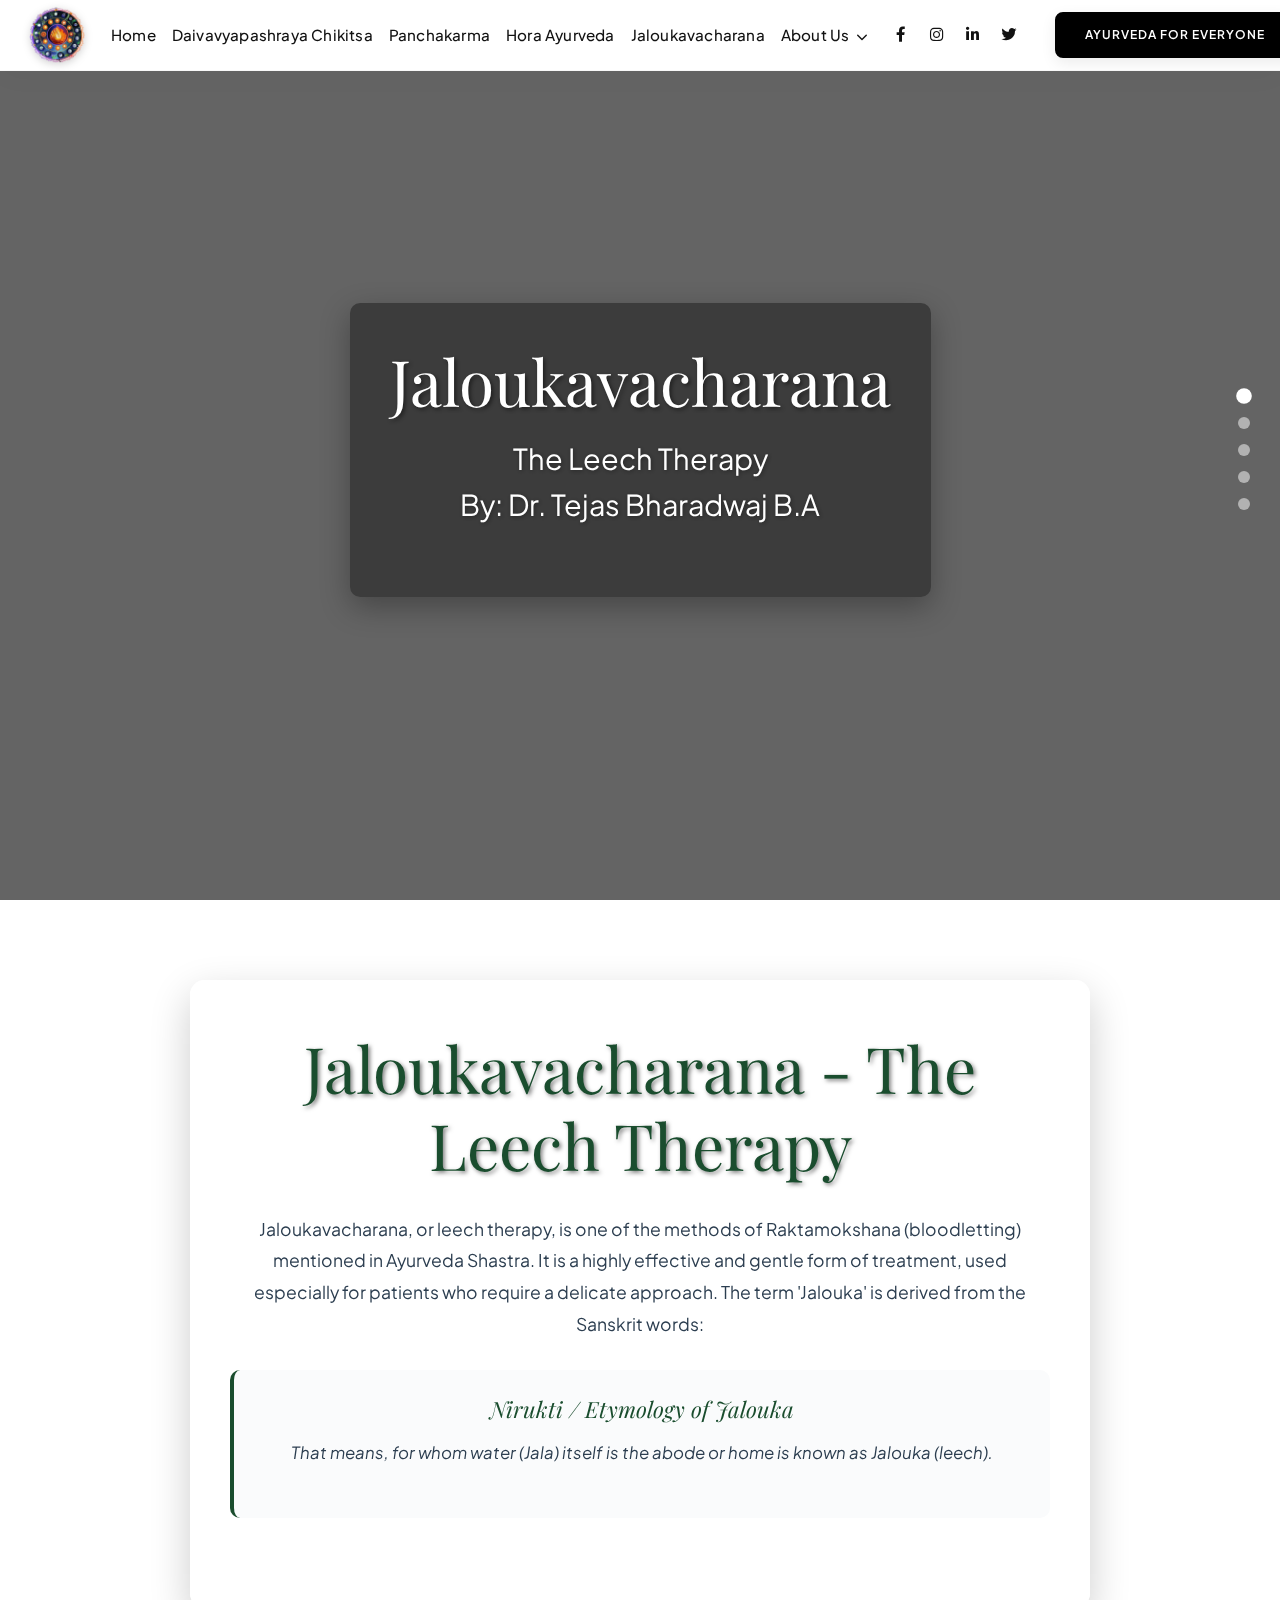
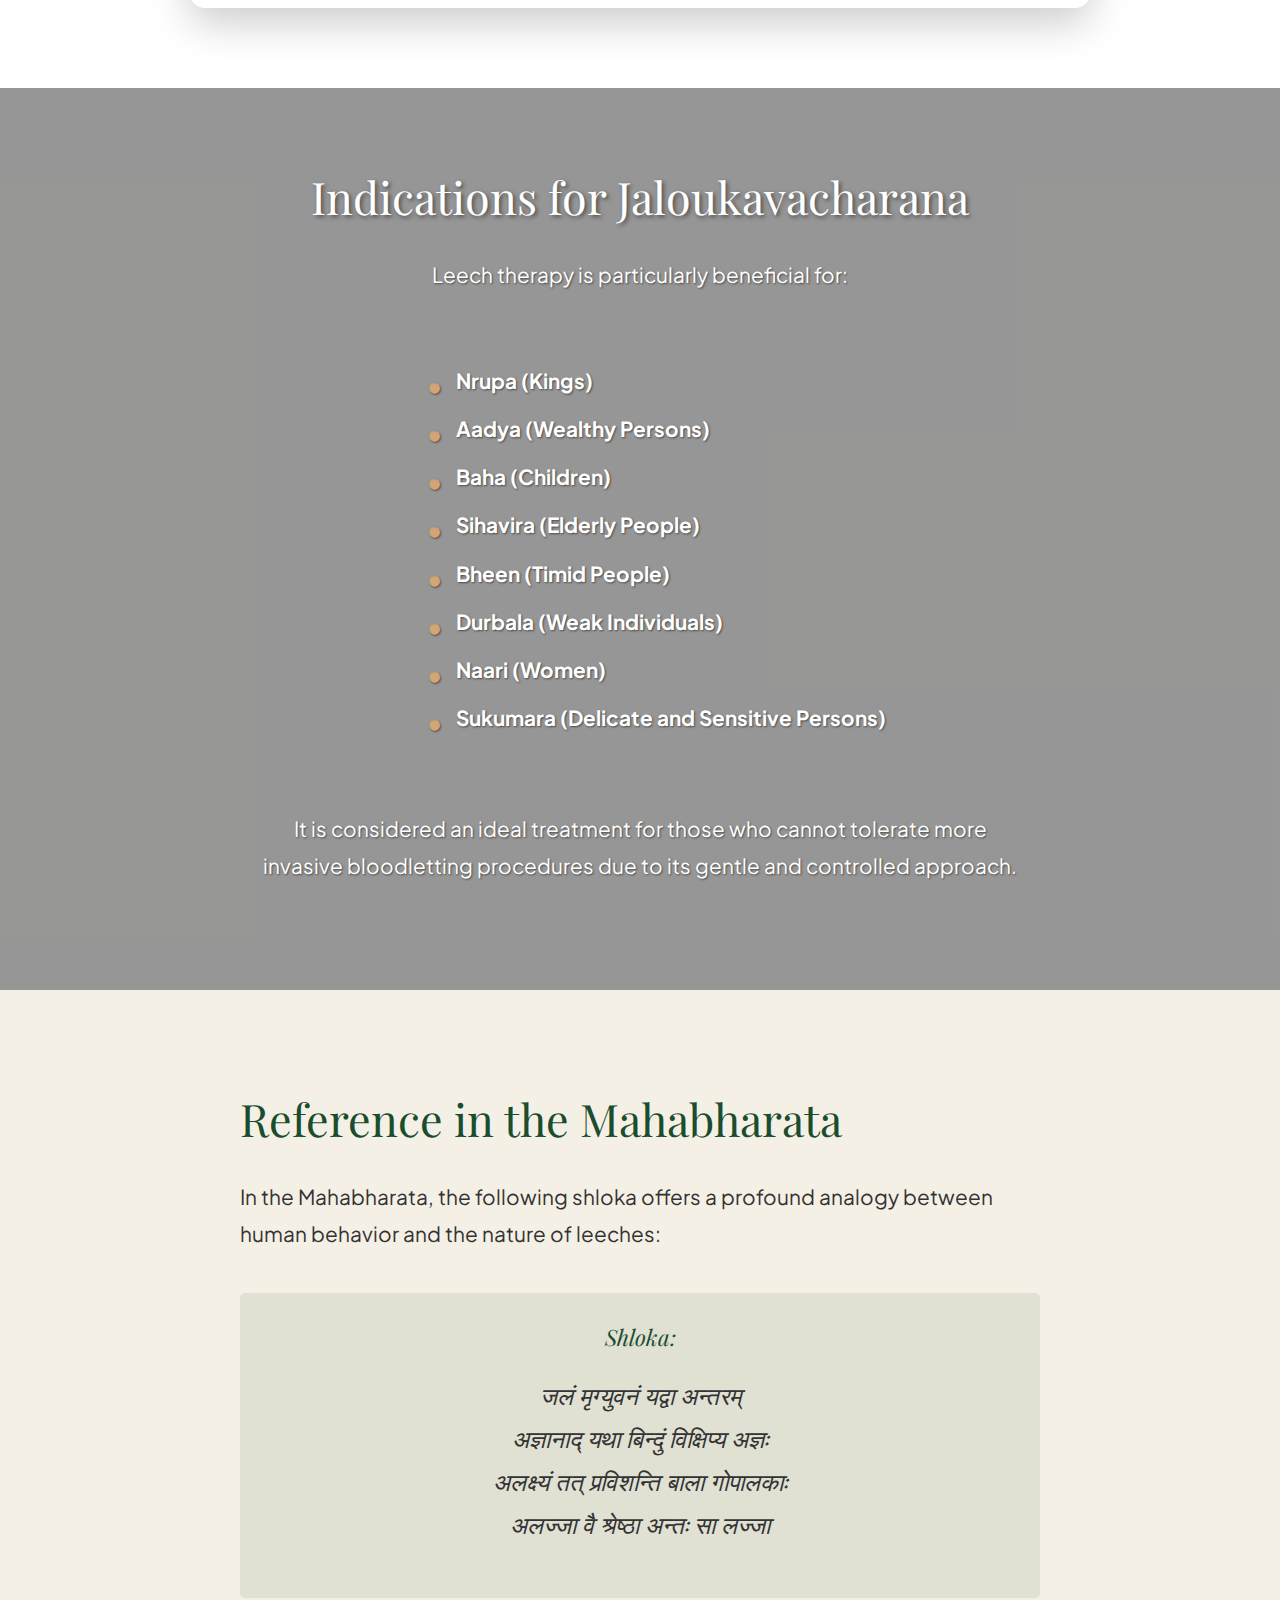
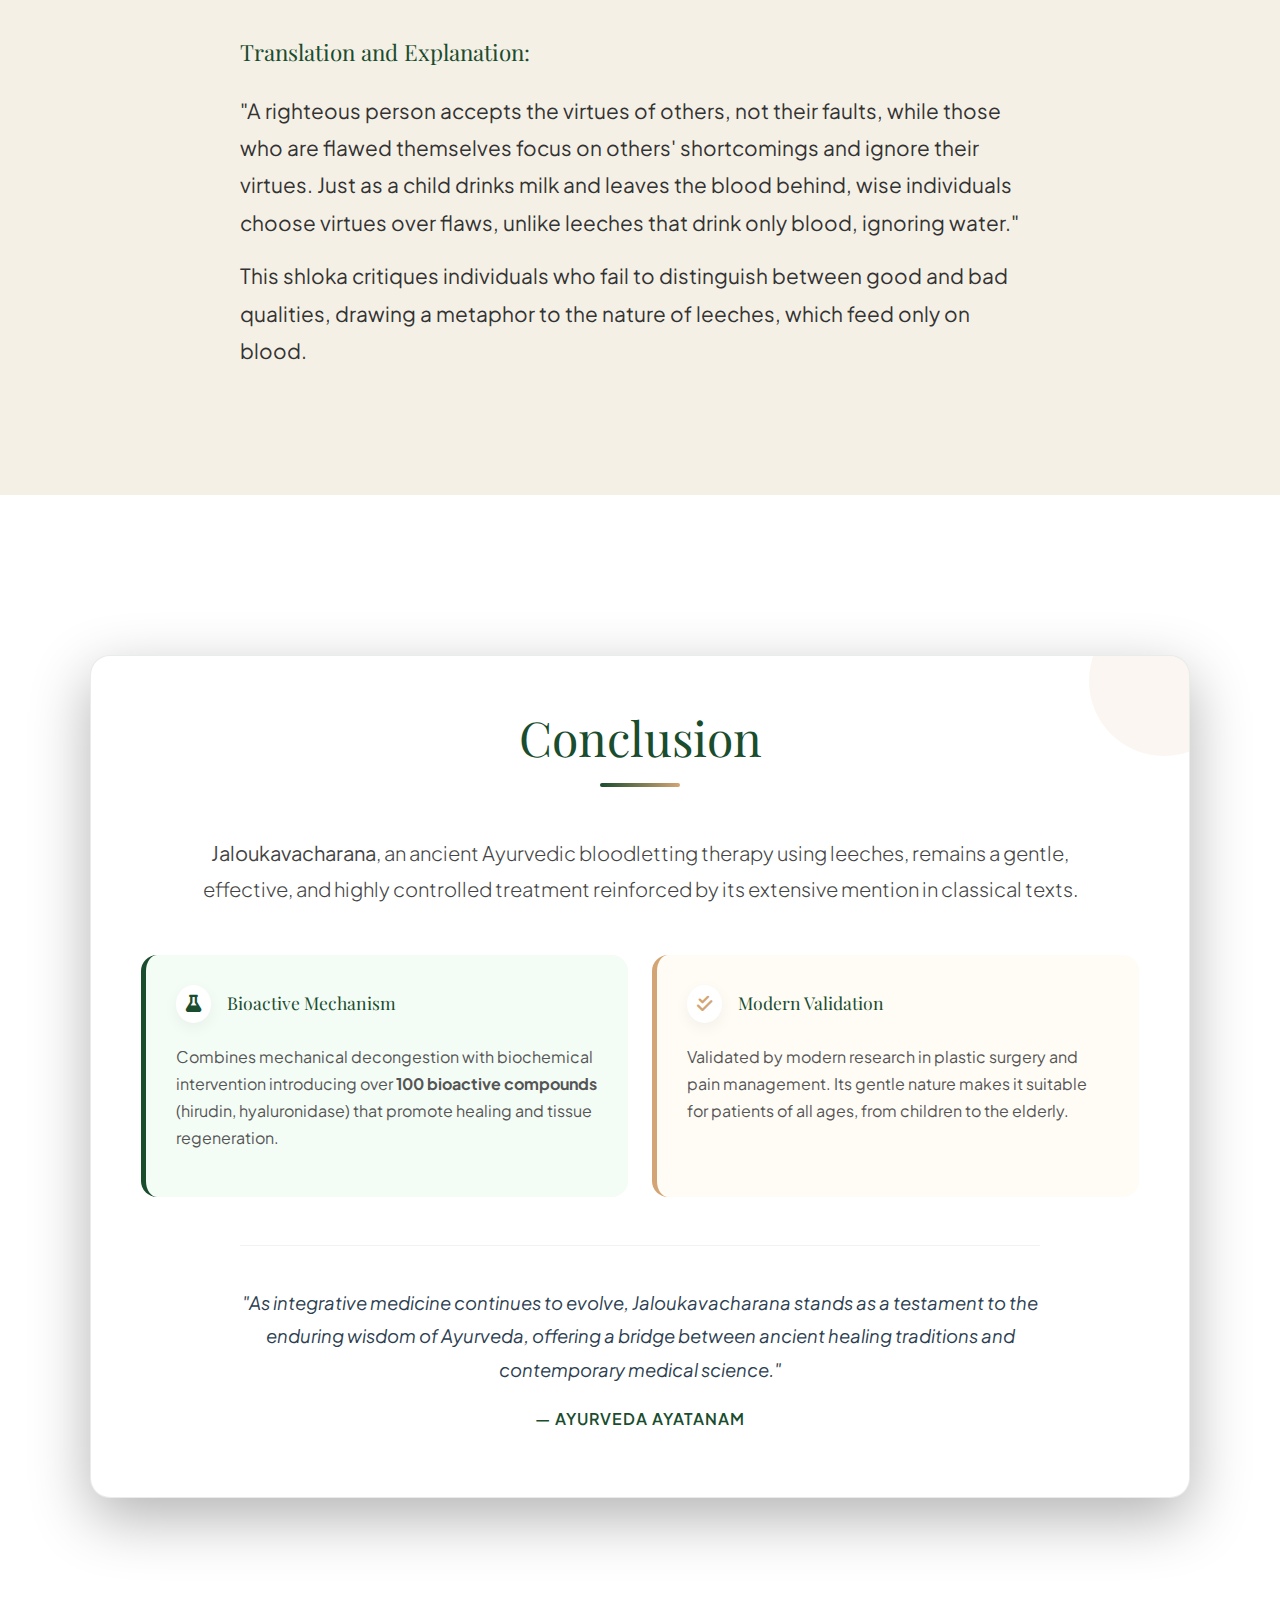
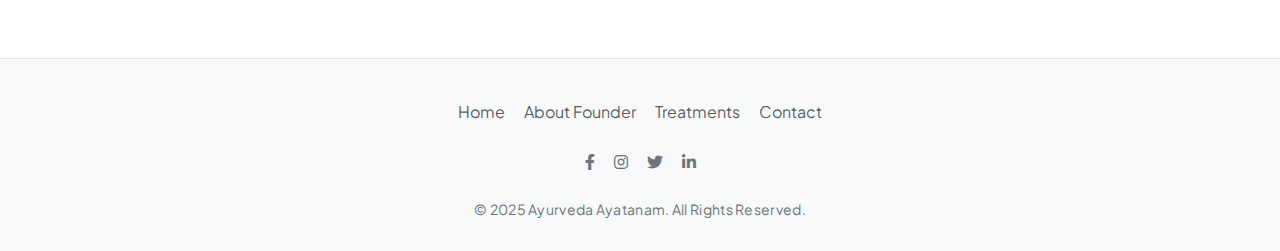
<file: Team C/Ayurvedaayatanam/Jalookavacharana/Jaloo.html>
<!DOCTYPE html>
<html lang="en">

<head>
    <meta charset="UTF-8" />
    <meta name="viewport" content="width=device-width, initial-scale=1.0" />
    <link href="https://cdn.jsdelivr.net/npm/bootstrap@5.3.0/dist/css/bootstrap.min.css" rel="stylesheet">
    <link rel="stylesheet" href="https://cdnjs.cloudflare.com/ajax/libs/font-awesome/6.0.0/css/all.min.css">

    <link href="style.css" rel="stylesheet" />
    <link href="../../styles/Panchkarma.css" rel="stylesheet" />
    <link href="../../../Style.css" rel="stylesheet">
    <style>
        @media (max-width: 768px) {

            /* Hero Section */
            .section-1 .title {
                font-size: 1.8rem !important;
                /* Reduced to fit long word */
                word-wrap: break-word !important;
                hyphens: auto !important;
                line-height: 1.3 !important;
            }

            .section-1 .subtitle {
                font-size: 1rem !important;
            }

            /* Section 2 Card */
            #section2 {
                padding: 40px 15px !important;
            }

            .content-box {
                padding: 30px 20px !important;
                margin: 0 !important;
                width: 100% !important;
            }

            .content-box h2 {
                font-size: 1.5rem !important;
            }

            .content-box p {
                font-size: 1rem !important;
            }

            /* Shloka Box */
            .shloka {
                padding: 15px !important;
                margin-top: 20px !important;
            }

            .shloka h3 {
                font-size: 1.2rem !important;
            }

            /* List */
            .indications-list li {
                margin-bottom: 10px;
            }

            /* Conclusion Section Fix */
            .conclusion-card {
                padding: 30px 20px !important;
            }

            .conclusion-title {
                font-size: 2rem !important;
            }
        }
    </style>
</head>

<body>
    <!-- NAVBAR -->
    <!-- Navbar -->
    <nav class="navbar navbar-expand-lg navbar-custom sticky-top">
        <div class="container">
            <a class="navbar-brand" href="../../../index.html">
                <img src="../../../Team D/images/nav_logo.png" alt="Ayurveda Ayatanam Logo"
                    onerror="this.src='https://assets.zyrosite.com/cdn-cgi/image/format=auto,w=252,fit=crop,q=95/Yg2W7j2ZMyFV4R7r/aalogo22-YlevLWGwroF0lrqL.png'">
            </a>
            <button class="navbar-toggler" type="button" data-bs-toggle="collapse" data-bs-target="#navbarNav">
                <span class="navbar-toggler-icon"></span>
            </button>
            <div class="collapse navbar-collapse" id="navbarNav">
                <ul class="navbar-nav align-items-center">
                    <li class="nav-item"><a class="nav-link" href="../../../index.html">Home</a></li>
                    <li class="nav-item"><a class="nav-link text-nowrap"
                            href="../Daivapipashaya Chikitsa/Diva.html">Daivavyapashraya Chikitsa</a></li>
                    <li class="nav-item"><a class="nav-link text-nowrap"
                            href="../../html/Panchkarma.html">Panchakarma</a></li>
                    <li class="nav-item"><a class="nav-link text-nowrap" href="../../html/jyotisha-diagnosis.html">Hora
                            Ayurveda</a></li>
                    <li class="nav-item"><a class="nav-link text-nowrap" href="Jaloo.html">Jaloukavacharana</a></li>
                    <li class="nav-item dropdown">
                        <a class="nav-link dropdown-toggle" href="#" role="button" data-bs-toggle="dropdown">About Us <i
                                class="fas fa-chevron-down ms-1" style="font-size: 0.75em;"></i></a>
                        <ul class="dropdown-menu border-0 shadow rounded-3 p-2">
                            <li><a class="dropdown-item rounded-2 py-2"
                                    href="../../../Team D/about-dr-tejas-bharadwaj.html">About Dr.
                                    Tejas Bharadwaj</a></li>
                            <li><a class="dropdown-item rounded-2 py-2"
                                    href="../../../Team D/about-ayurveda-ayatanam.html">About
                                    Ayurveda Ayatanam</a></li>
                        </ul>
                    </li>
                </ul>
                <div class="d-flex align-items-center gap-2 ms-2">
                    <div class="social-icons">
                        <a href="#" aria-label="Facebook"><i class="fab fa-facebook-f"></i></a>
                        <a href="#" aria-label="Instagram"><i class="fab fa-instagram"></i></a>
                        <a href="#" aria-label="LinkedIn"><i class="fab fa-linkedin-in"></i></a>
                        <a href="#" aria-label="Twitter"><i class="fab fa-twitter"></i></a>
                    </div>
                    <a href="../../../consult.html" class="btn btn-nav-cta">Ayurveda For Everyone</a>
                </div>
            </div>
        </div>
    </nav>

    <div class="nav-dots">
        <div class="dot active" data-section="0"></div>
        <div class="dot" data-section="1"></div>
        <div class="dot" data-section="2"></div>
        <div class="dot" data-section="3"></div>
        <div class="dot" data-section="4"></div>
    </div>

    <section class="section section-1" id="section1">
        <div class="bg-image"></div>
        <div class="overlay"></div>

        <div class="content-box">
            <h1 class="title" style="color: #ffffff !important; -webkit-text-fill-color: #ffffff !important;">
                Jaloukavacharana</h1>
            <p class="subtitle" style="color: #ffffff !important; text-shadow: 1px 1px 4px rgba(0,0,0,0.4);">The Leech
                Therapy<br />By: Dr. Tejas Bharadwaj B.A</p>
        </div>
    </section>


    <section class="section section-2" id="section2"
        style="background: #ffffff; position: relative; padding: 80px 20px; min-height: auto;">

        <div class="content-box" style="position: relative; z-index: 2; max-width: 900px; margin: 0 auto; background: rgba(255,255,255,0.95);
        padding: 50px 40px; border-radius: 15px; box-shadow: 0 15px 40px rgba(0,0,0,0.2);">
            <h2 class="title"
                style="color: #1a4d2e !important; text-align: center; margin-bottom: 30px; word-break: break-word;">
                Jaloukavacharana - The Leech Therapy</h2>

            <div class="text-content">
                <p style="color: #2c3e50; font-size: 1.1rem; line-height: 1.8; text-align: center;">
                    Jaloukavacharana, or leech therapy, is one of the methods of Raktamokshana (bloodletting)
                    mentioned in Ayurveda Shastra. It is a highly effective and gentle form of treatment, used
                    especially for patients who require a delicate approach. The term 'Jalouka' is derived from the
                    Sanskrit words:
                </p>
            </div>

            <div class="shloka"
                style="margin-top: 30px; padding: 25px; background: #fafbfc; border-radius: 10px; border-left: 4px solid #1a4d2e;">
                <h3 style="color: #1a4d2e !important; margin-bottom: 15px;">Nirukti / Etymology of Jalouka</h3>
                <p class="text-content text-center"
                    style="color: #2c3e50; font-size: 1.05rem; line-height: 1.7; font-style: italic;">
                    That means, for whom water (Jala) itself is the abode or home is known as Jalouka (leech).
                </p>
            </div>
        </div>
    </section>

    <section class="section-3" id="section3">
        <div class="section-3-overlay"></div>

        <div class="section-3-content">
            <h2 class="section-title-white" style="color: #ffffff !important;">Indications for Jaloukavacharana</h2>

            <div class="text-content text-center">
                <p style="color: white; text-shadow: 1px 1px 2px rgba(0, 0, 0, 0.5)">
                    Leech therapy is particularly beneficial for:
                </p>
            </div>

            <ul class="indications-list">
                <li><strong>Nrupa (Kings)</strong></li>
                <li><strong>Aadya (Wealthy Persons)</strong></li>
                <li><strong>Baha (Children)</strong></li>
                <li><strong>Sihavira (Elderly People)</strong></li>
                <li><strong>Bheen (Timid People)</strong></li>
                <li><strong>Durbala (Weak Individuals)</strong></li>
                <li><strong>Naari (Women)</strong></li>
                <li><strong>Sukumara (Delicate and Sensitive Persons)</strong></li>
            </ul>

            <div class="text-content text-center">
                <p style="color: white; text-shadow: 1px 1px 2px rgba(0, 0, 0, 0.5); margin-top: 30px">
                    It is considered an ideal treatment for those who cannot tolerate more invasive bloodletting
                    procedures due to its gentle and controlled approach.
                </p>
            </div>
        </div>
    </section>

    <section class="section-4" id="section4">
        <div class="text-content-container">
            <h2 class="section-title">Reference in the Mahabharata</h2>

            <div class="text-content">
                <p>
                    In the Mahabharata, the following shloka offers a profound analogy between human behavior and
                    the nature of leeches:
                </p>
            </div>

            <div class="shloka" style="background: rgba(44, 85, 48, 0.1)">
                <h3>Shloka:</h3>
                <p class="shloka-text">
                    जलं मृग्युवनं यद्वा अन्तरम्<br />
                    अज्ञानाद् यथा बिन्दुं विक्षिप्य अज्ञः<br />
                    अलक्ष्यं तत् प्रविशन्ति बाला गोपालकाः<br />
                    अलज्जा वै श्रेष्ठा अन्तः सा लज्जा
                </p>
            </div>

            <div class="text-content">
                <h3>Translation and Explanation:</h3>
                <p>
                    "A righteous person accepts the virtues of others, not their faults, while those who are flawed
                    themselves focus on others' shortcomings and ignore their virtues. Just as a child drinks milk
                    and leaves the blood behind, wise individuals choose virtues over flaws, unlike leeches that
                    drink only blood, ignoring water."
                </p>
                <p>
                    This shloka critiques individuals who fail to distinguish between good and bad qualities,
                    drawing a metaphor to the nature of leeches, which feed only on blood.
                </p>
            </div>
        </div>
    </section>

    <section class="section-5" id="section5" style="background-color: #ffffff !important; color: #333 !important;">
        <div class="container" style="padding: 60px 20px;">
            <div class="conclusion-card"
                style="background: #fff; border-radius: 20px; padding: 50px; box-shadow: 0 20px 60px rgba(0,0,0,0.3); border: 1px solid rgba(26, 77, 46, 0.1); position: relative; overflow: hidden;">
                <!-- Decorative BG -->
                <div
                    style="position: absolute; top: -50px; right: -50px; width: 150px; height: 150px; background: rgba(212, 165, 116, 0.1); border-radius: 50%;">
                </div>

                <!-- Heading -->
                <div class="text-center mb-5" style="position: relative; z-index: 1;">
                    <h2 style="font-family: 'Playfair Display', serif; color: #1a4d2e; font-size: 3rem; font-weight: 400; margin-bottom: 15px;"
                        class="conclusion-title">
                        Conclusion</h2>
                    <div
                        style="width: 80px; height: 4px; background: linear-gradient(90deg, #1a4d2e, #d4a574); margin: 0 auto; border-radius: 2px;">
                    </div>
                </div>

                <!-- Intro -->
                <p class="lead text-center mb-5"
                    style="font-size: 1.25rem; line-height: 1.8; color: #444; max-width: 900px; margin-left: auto; margin-right: auto; font-family: 'Plus Jakarta Sans', sans-serif;">
                    <strong>Jaloukavacharana</strong>, an ancient Ayurvedic bloodletting therapy using leeches, remains
                    a gentle, effective, and highly controlled treatment reinforced by its extensive mention in
                    classical texts.
                </p>

                <!-- Feature Grid -->
                <div class="row g-4 mb-5">
                    <!-- Bioactive Compounds -->
                    <div class="col-lg-6">
                        <div
                            style="padding: 30px; background: #f4fcf6; border-radius: 16px; border-left: 5px solid #1a4d2e; height: 100%; transition: transform 0.3s ease;">
                            <h4
                                style="color: #1a4d2e; margin-bottom: 20px; font-family: 'Playfair Display', serif; font-weight: 400; display: flex; align-items: center;">
                                <i class="fas fa-flask me-3"
                                    style="background: #fff; padding: 10px; border-radius: 50%; box-shadow: 0 5px 15px rgba(0,0,0,0.05); color: #1a4d2e;"></i>
                                Bioactive Mechanism
                            </h4>
                            <p style="font-size: 1rem; line-height: 1.7; color: #555;">
                                Combines mechanical decongestion with biochemical intervention introducing over
                                <strong>100 bioactive compounds</strong> (hirudin, hyaluronidase) that promote healing
                                and tissue regeneration.
                            </p>
                        </div>
                    </div>

                    <!-- Modern Validation -->
                    <div class="col-lg-6">
                        <div
                            style="padding: 30px; background: #fffcf5; border-radius: 16px; border-left: 5px solid #d4a574; height: 100%; transition: transform 0.3s ease;">
                            <h4
                                style="color: #d4a574; margin-bottom: 20px; font-family: 'Playfair Display', serif; font-weight: 400; display: flex; align-items: center;">
                                <i class="fas fa-check-double me-3"
                                    style="background: #fff; padding: 10px; border-radius: 50%; box-shadow: 0 5px 15px rgba(0,0,0,0.05); color: #d4a574;"></i>
                                Modern Validation
                            </h4>
                            <p style="font-size: 1rem; line-height: 1.7; color: #555;">
                                Validated by modern research in plastic surgery and pain management. Its gentle nature
                                makes it suitable for patients of all ages, from children to the elderly.
                            </p>
                        </div>
                    </div>
                </div>

                <!-- Closing Statement -->
                <div
                    style="max-width: 800px; margin: 0 auto; text-align: center; border-top: 1px solid rgba(0,0,0,0.05); padding-top: 40px;">
                    <p style="font-size: 1.15rem; line-height: 1.8; color: #2c3e50; font-style: italic;">
                        "As integrative medicine continues to evolve, Jaloukavacharana stands as a testament to the
                        enduring wisdom of Ayurveda, offering a bridge between ancient healing traditions and
                        contemporary medical science."
                    </p>
                    <p
                        style="font-size: 1rem; margin-top: 20px; color: #1a4d2e; font-weight: 600; letter-spacing: 1px;">
                        — AYURVEDA AYATANAM
                    </p>
                </div>
            </div>
        </div>
    </section>

    <!-- CONTACT SECTION -->
    <!-- Footer -->
    <footer class="site-footer">
        <div class="container text-center">
            <div class="mb-4">
                <a href="../../../index.html" class="text-decoration-none text-muted mx-2">Home</a>
                <a href="../../../Team D/about-dr-tejas-bharadwaj.html"
                    class="text-decoration-none text-muted mx-2">About Founder</a>
                <a href="#" class="text-decoration-none text-muted mx-2">Treatments</a>
                <a href="#" class="text-decoration-none text-muted mx-2">Contact</a>
            </div>

            <div class="footer-social mb-4">
                <a href="#" aria-label="Facebook"><i class="fab fa-facebook-f"></i></a>
                <a href="#" aria-label="Instagram"><i class="fab fa-instagram"></i></a>
                <a href="#" aria-label="Twitter"><i class="fab fa-twitter"></i></a>
                <a href="#" aria-label="LinkedIn"><i class="fab fa-linkedin-in"></i></a>
            </div>

            <p class="footer-text mb-0">&copy; 2025 Ayurveda Ayatanam. All Rights Reserved.</p>
        </div>
    </footer>
    <script src="https://cdn.jsdelivr.net/npm/bootstrap@5.3.0/dist/js/bootstrap.bundle.min.js"></script>
</body>

</html>
</file>
<file: Style.css>
@import url('https://fonts.googleapis.com/css2?family=Playfair+Display:ital,wght@0,400;0,600;0,700;1,400&family=Plus+Jakarta+Sans:wght@300;400;500;600&display=swap');

* {
  margin: 0;
  padding: 0;
  box-sizing: border-box;
}

html,
body {
  width: 100%;
  overflow-x: hidden;
}

body {
  font-family: 'Plus Jakarta Sans', sans-serif;
  line-height: 1.6;
  overflow-x: hidden;
  scroll-behavior: smooth;
}

/* Professional Heading Styles (from Team D) */
h1,
h2,
h3,
h4,
h5,
h6,
.heading,
.display-1,
.display-2,
.display-3,
.display-4 {
  font-family: 'Playfair Display', serif !important;
  color: #1a4d2e !important;
  font-weight: 400;
  line-height: 1.3;
  margin-bottom: 1.5rem;
}

h1 {
  font-size: 2.8rem;
}

h2 {
  font-size: 1.7rem;
}

h3 {
  font-size: 1.4rem;
}

h4 {
  font-size: 1.1rem;
}

img:not(.navbar-brand img) {
  max-width: 100%;
  height: auto;
  object-fit: cover;
  display: block;
}

/* Override for navbar logo - must have explicit width */
.navbar-brand img {
  max-width: none !important;
  width: auto !important;
  height: 60px !important;
}

/* =========================================
   Global Button Styling - Black with Green Hover
   ========================================= */
button:not(.navbar-toggler),
.btn,
input[type="submit"],
.cta,
.learn-btn,
.try-ai-btn,
.try-hora-btn,
.submit-btn {
  background-color: #000000 !important;
  color: #ffffff !important;
  border: 2px solid #000000 !important;
  padding: 12px 28px !important;
  border-radius: 8px !important;
  font-weight: 600 !important;
  cursor: pointer !important;
  transition: all 0.3s ease !important;
  text-decoration: none !important;
  display: inline-block !important;
}

button:not(.navbar-toggler):hover,
.btn:hover,
input[type="submit"]:hover,
.cta:hover,
.learn-btn:hover,
.try-ai-btn:hover,
.try-hora-btn:hover,
.submit-btn:hover {
  background-color: #1a4d2e !important;
  border-color: #1a4d2e !important;
  transform: translateY(-2px) !important;
  box-shadow: 0 5px 15px rgba(26, 77, 46, 0.3) !important;
}

/* NAVBAR - FIXED */
.navbar {
  display: flex;
  align-items: center;
  justify-content: space-between;
  background: #fff;
  border-bottom: 1px solid #eee;
  position: fixed;
  top: 0;
  z-index: 1000;
  box-shadow: 0 2px 10px rgba(0, 0, 0, 0.1);
  left: 0;
  right: 0;
  width: auto;
  padding: 1rem clamp(1rem, 4vw, 5%);
}

/* .logo img rule removed - conflicts with .navbar-brand img */
/* Use .navbar-brand img from navbar-custom section instead */

@keyframes spin {
  from {
    transform: rotate(0deg);
  }

  to {
    transform: rotate(360deg);
  }
}

.menu {
  display: flex;
  gap: 2rem;
  list-style: none;
}

.menu a {
  text-decoration: none;
  color: #333;
  font-weight: 500;
  font-size: 1rem;
  position: relative;
  transition: color 0.3s;
}

.menu a:hover,
.menu a.active {
  color: #e74c3c;
}

.menu a.active::after {
  content: "";
  position: absolute;
  bottom: -5px;
  left: 0;
  width: 100%;
  height: 2px;
  background: #e74c3c;
}

.right {
  display: flex;
  align-items: center;
  gap: 1rem;
}

.right a {
  color: #333;
  font-size: 1.2rem;
  transition: color 0.3s;
}

.right a:hover {
  color: #e74c3c;
}

.cta {
  padding: 0.6rem 1.5rem;
  border-radius: 25px;
  border: none;
  background: #000;
  color: #fff;
  font-weight: 500;
  cursor: pointer;
  transition: all 0.3s;
}

.cta:hover {
  background: #333;
  transform: translateY(-2px);
}

/* DROPDOWN - FIXED */
.dropdown {
  position: relative;
}

.dropdown-menu {
  display: none;
  position: absolute;
  top: 100%;
  left: 0;
  background: #fff;
  min-width: 220px;
  box-shadow: 0 8px 25px rgba(0, 0, 0, 0.15);
  border-radius: 8px;
  z-index: 1001;
}

.dropdown-menu.show {
  display: block;
}

.dropdown-menu a {
  display: block;
  padding: 0.8rem 1.2rem;
  color: #333;
  font-weight: 500;
}

.dropdown-menu a:hover {
  background: #f8f9fa;
}

.arrow {
  font-size: 0.8rem;
  transition: transform 0.3s;
  margin-left: 0.3rem;
}

.arrow.rotate {
  transform: rotate(180deg);
}

/* MOBILE MENU */
.menu-toggle {
  display: none;
  font-size: 1.5rem;
  cursor: pointer;
  color: #333;
}

/* HERO SECTION - FIXED */
.hero {
  min-height: 100vh;
  background: url("images/bg_1.jpg") center/cover;
  padding: 20px 5% 60px;
  display: flex;
  flex-direction: column;
  justify-content: flex-start;
  position: relative;
}

.title {
  text-align: center;
  font-size: clamp(2.5rem, 5vw, 4rem);
  font-weight: 400;
  margin-bottom: 1rem;
  background: none !important;
  -webkit-text-fill-color: #1a4d2e !important;
  color: #1a4d2e !important;
}

.hero-content {
  display: grid;
  grid-template-columns: 1fr 1fr;
  gap: 4rem;
  align-items: center;
  max-width: 1200px;
  margin: 0 auto;
}

.hero-text h2 {
  font-size: clamp(2rem, 4vw, 3rem);
  font-weight: 800;
  margin-bottom: 1rem;
  color: #2c3e50;
}

.hero-text h4 {
  font-size: 1.5rem;
  color: #e4d7c1;
  margin-bottom: 1.5rem;
  font-weight: 700;
}

.hero-text p {
  font-size: 1.2rem;
  line-height: 1.8;
  margin-bottom: 2rem;
  color: #2c3e50;
  font-weight: 500;
}

.btn {
  display: inline-block;
  background: #ffd233;
  color: #333;
  padding: 1rem 2rem;
  border-radius: 50px;
  font-weight: 600;
  font-size: 1.1rem;
  text-decoration: none;
  transition: all 0.3s;
  box-shadow: 0 4px 15px rgba(255, 210, 51, 0.4);
}

.btn:hover {
  background: #28e0d6;
  color: #fff;
  transform: translateY(-3px);
  box-shadow: 0 8px 25px rgba(40, 224, 214, 0.4);
}

.hero-image {
  border-radius: 20px;
  overflow: hidden;
  box-shadow: 0 20px 40px rgba(0, 0, 0, 0.1);
}

/* ABOUT SECTION - FIXED */
.about-section {
  padding: 100px 5%;
  background: #f8f9fa;
}

.about-container {
  display: grid;
  grid-template-columns: 1fr 1fr;
  gap: 4rem;
  max-width: 1200px;
  margin: 0 auto;
  align-items: center;
}

.about-text h2 {
  font-size: clamp(2.5rem, 5vw, 3.5rem);
  color: #8e44ad;
  margin-bottom: 2rem;
  text-align: center;
  font-weight: 700;
}

.about-text p {
  font-size: 1.1rem;
  line-height: 1.8;
  margin-bottom: 1.5rem;
  color: #555;
}

.learn-btn {
  display: inline-block;
  background: #6f42c1;
  color: #fff;
  padding: 1rem 2rem;
  border-radius: 50px;
  font-weight: 600;
  transition: all 0.3s;
}

.learn-btn:hover {
  background: #ffd200;
  color: #333;
  transform: translateY(-3px);
}

.about-image {
  border-radius: 50%;
  overflow: hidden;
  aspect-ratio: 1;
  /* box-shadow: 0 20px 40px rgba(0, 0, 0, 0.1); */
}

/* HORA SECTION - FIXED */
.hora-section {
  padding: 100px 5%;
  background: linear-gradient(135deg, #667eea 0%, #764ba2 100%);
  color: #fff;
}

.hora-container {
  display: grid;
  grid-template-columns: 1fr 1fr;
  gap: 4rem;
  max-width: 1200px;
  margin: 0 auto;
  align-items: center;
}

.hora-text h3 {
  font-size: 1.5rem;
  margin-bottom: 0.5rem;
}

.hora-text h1,
.hora-text h2 {
  font-size: clamp(2rem, 5vw, 3.5rem);
  font-weight: 800;
  margin-bottom: 0.5rem;
}

.gold {
  color: #ffd700;
}

.aqua {
  color: #00cec9;
}

.gold-script {
  font-family: 'Playfair Display', serif;
  color: #ffd700;
}

.hora-btn {
  margin-top: 2rem;
  background: #28e0d6;
  color: #fff;
  padding: 1rem 2.5rem;
  border-radius: 50px;
  border: none;
  font-weight: 600;
  font-size: 1.1rem;
  cursor: pointer;
  transition: all 0.3s;
}

.hora-btn:hover {
  background: #20b2aa;
  transform: translateY(-3px);
}


/* CONTACT SECTION - FIXED */
.contact-section {
  min-height: 100vh;
  background: url("images/bg.jpg") center/cover;
  display: flex;
  align-items: center;
  padding: 100px 5%;
}

.contact-container {
  display: grid;
  grid-template-columns: 1fr 1fr;
  gap: 4rem;
  max-width: 1200px;
  margin: 0 auto;
}

.contact-left h2 {
  font-size: clamp(2rem, 5vw, 3rem);
  color: #060606;
  font-weight: bolder;
  margin-bottom: 3.5rem;
}

.contact-left p {
  font-size: 1.8rem;
  color: #101010;
  line-height: 1.8;
  margin-bottom: 2rem;
  font-weight: bold;
}

.contact-info p {
  font-size: 1.6rem;
  margin-bottom: 1rem;
  color: #080808;
  font-weight: bold;
}

#contactForm {
  display: flex;
  flex-direction: column;
  gap: 1.5rem;
  font-weight: bold;
}

#contactForm label {
  color: #0a0a0a;
  font-weight: 600;
  font-size: 1rem;
}

#contactForm input,
#contactForm textarea {
  padding: 1rem 1.5rem;
  border: 2px solid #ff9900;
  border-radius: 30px;
  font-size: 1rem;
  background: rgba(255, 255, 255, 0.95);
  transition: all 0.3s;
}

#contactForm input:focus,
#contactForm textarea:focus {
  outline: none;
  border-color: #fff;
  box-shadow: 0 0 0 3px rgba(255, 255, 255, 0.2);
}

#contactForm button {
  background: #c2185b;
  color: #fff;
  border: none;
  padding: 1rem 2rem;
  border-radius: 30px;
  font-weight: 600;
  cursor: pointer;
  transition: all 0.3s;
}

#contactForm button:hover {
  background: #a3154c;
  transform: translateY(-2px);
}

/* INSTAGRAM SECTION */
.instagram-section {
  padding: 100px 5%;
  text-align: center;
  background-color: white;
}

.instagram-title {
  font-size: clamp(2rem, 5vw, 3rem);
  margin-bottom: 3rem;
  color: #2c3e50;
}

.instagram-grid {
  display: grid;
  grid-template-columns: repeat(auto-fit, minmax(350px, 1fr));
  gap: 1rem;
}

.insta-box {
  aspect-ratio: 1;
  border-radius: 15px;
  overflow: hidden;
  cursor: pointer;
  transition: all 0.3s;
}

.insta-box:hover {
  transform: scale(1.05);
}

.hero-content,
.about-container,
.hora-container,
.contact-container {
  max-width: 100%;
  overflow-x: hidden;
}


/* RESPONSIVE DESIGN - FULLY FIXED */
@media (max-width: 992px) {

  .hero-content,
  .about-container,
  .hora-container,
  .contact-container {
    grid-template-columns: 1fr;
    gap: 2rem;
    text-align: center;
  }

  .hero-text {
    order: 2;
  }

  .hero-image,
  .about-image,
  .hora-image {
    order: 1;
  }
}

@media (max-width: 768px) {
  .menu-toggle {
    display: block;
  }

  .menu {
    display: none;
    position: absolute;
    top: 100%;
    left: 0;
    width: 100%;
    background: #fff;
    flex-direction: column;
    padding: 1rem;
    box-shadow: 0 5px 20px rgba(0, 0, 0, 0.1);
  }

  .menu.active {
    display: flex;
  }

  .navbar {
    padding: 1rem 5%;
  }

  .right {
    gap: 0.5rem;
  }

  .services .row {
    --bs-gutter-x: 1rem;
  }
}

@media (max-width: 576px) {
  .navbar {
    padding: 0.8rem 4%;
  }

  .logo img {
    width: 70px;
  }

  .services {
    padding: 60px 4%;
  }
}

@media (max-width: 400px) {
  .instagram-grid {
    grid-template-columns: 1fr;
  }
}

@media (max-width: 768px) {
  * {
    max-width: 100%;
  }

  body {
    overflow-x: hidden;
  }
}

/* =========================================
   Navbar (Exact Copy from Team D/About.css)
   ========================================= */
.navbar-custom {
  background-color: #ffffff;
  border-bottom: 1px solid rgba(0, 0, 0, 0.03);
  box-shadow: 0 4px 30px rgba(0, 0, 0, 0.03);
  padding: 5px 0;
  /* Reduced from 10px */
  min-height: 69px;
  /* Reduced from 79px */
  /* Changed to min-height to avoid clipping */
  transition: all 0.3s ease;
}

.navbar-custom .container {
  max-width: 1140px;
  margin: 0 auto;
  padding: 0 15px;
  display: flex;
  justify-content: space-between;
  align-items: center;
}

@media (min-width: 992px) {
  .navbar-custom .container {
    transform: translateX(-50px);
    /* Slightly reduced shift for better balance */
  }
}

.navbar-brand {
  padding: 0;
  margin-right: 0.5rem;
  /* Reduced margin to save space */
  display: flex;
  align-items: center;
  transform: translateX(-8px);
  /* Shifted logo left 8px */
}

.navbar-brand img {
  height: 60px;
  /* Slightly larger for impressiveness */
  width: auto;
  transition: transform 0.3s ease;
  filter: drop-shadow(0 2px 4px rgba(0, 0, 0, 0.2));
  /* Impressive pop */
}

.navbar-brand:hover img {
  transform: scale(1.02);
}

.navbar-nav {
  margin-left: 0;
}

.nav-link {
  font-family: 'Plus Jakarta Sans', sans-serif;
  font-weight: 500;
  color: #121212 !important;
  font-size: 0.95rem;
  padding: 0.5rem 0.5rem !important;
  /* Tighter links */
  position: relative;
  letter-spacing: 0.2px;
}

.nav-link::after {
  content: '';
  position: absolute;
  bottom: 5px;
  left: 50%;
  transform: translateX(-50%);
  width: 0;
  height: 2px;
  background-color: #1a4d2e;
  transition: width 0.3s ease;
}

.nav-link:hover::after,
.nav-link.active::after {
  width: 60%;
}

.nav-link:hover {
  color: #1a4d2e !important;
}

/* Hide default bootstrap caret as we added a custom icon */
.dropdown-toggle::after {
  display: none !important;
}

.social-icons {
  display: flex;
  align-items: center;
}

.social-icons a {
  display: inline-flex;
  align-items: center;
  justify-content: center;
  width: 34px;
  height: 34px;
  color: #121212;
  font-size: 0.95rem;
  border-radius: 50%;
  transition: all 0.3s ease;
  margin: 0 1px;
}

.social-icons a:hover {
  color: #1a4d2e;
  background-color: rgba(26, 77, 46, 0.05);
}

/* CTA Buttons */
.btn-nav-cta {
  background-color: #121212;
  color: white !important;
  padding: 12px 28px;
  border-radius: 12px;
  font-weight: 600;
  font-size: 0.75rem;
  text-transform: uppercase;
  letter-spacing: 1px;
  box-shadow: 0 5px 15px rgba(0, 0, 0, 0.08);
  transition: all 0.3s ease;
  white-space: nowrap;
}

@media (min-width: 992px) {
  .btn-nav-cta {
    margin-left: 20px;
  }
}

.btn-nav-cta:hover {
  background-color: #1a4d2e;
  transform: translateY(-2px);
  box-shadow: 0 8px 20px rgba(26, 77, 46, 0.2);
}

/* Custom Navbar Toggler */
.navbar-toggler {
  border: none;
  padding: 0.5rem;
  transition: all 0.3s ease;
}

.navbar-toggler:focus {
  box-shadow: none;
}

.navbar-toggler-icon {
  background-image: url("data:image/svg+xml,%3csvg xmlns='http://www.w3.org/2000/svg' viewBox='0 0 30 30'%3e%3cpath stroke='rgba(26, 77, 46, 1)' stroke-linecap='round' stroke-miterlimit='10' stroke-width='2' d='M4 7h22M4 15h22M4 23h22'/%3e%3c/svg%3e") !important;
}

/* Footer – simple, readable, traditional */
.site-footer {
  background-color: #f8f9fa;
  padding: 40px 0 30px;
  border-top: 1px solid #e5e5e5;
}

.site-footer .footer-text {
  font-size: 14px;
  color: #6c757d;
  margin-bottom: 15px;
  letter-spacing: 0.3px;
}

.footer-social a {
  display: inline-block;
  margin: 0 8px;
  color: #6c757d;
  font-size: 16px;
  transition: color 0.2s ease;
}

.footer-social a:hover {
  color: #212529;
}

@media (max-width: 576px) {
  .site-footer div:not(.footer-social).mb-4 a {
    display: block;
    margin: 10px 0 !important;
  }

  .footer-social {
    display: flex;
    justify-content: center;
    gap: 10px;
  }

  .footer-social a {
    display: inline-block;
    margin: 0 !important;
  }
}

/* =========================================
   Responsive Adjustments
   ========================================= */
@media (max-width: 991px) {
  .navbar-custom {
    padding: 7px 0;
    /* Reduced from 12px */
    min-height: 60px;
    /* Reduced from 70px */
  }

  .navbar-brand img {
    height: 50px;
  }

  .navbar-collapse {
    background: #ffffff;
    margin: 15px -15px 0;
    padding: 25px;
    border-top: 1px solid rgba(0, 0, 0, 0.05);
    box-shadow: 0 10px 30px rgba(0, 0, 0, 0.1);
    text-align: center;
    border-radius: 0 0 20px 20px;
  }

  .navbar-nav {
    margin-bottom: 20px;
  }

  .nav-item {
    margin-bottom: 5px;
  }

  .nav-link {
    font-size: 1rem;
    padding: 12px 0 !important;
  }

  .social-icons {
    display: flex;
    flex-direction: row;
    justify-content: center;
    gap: 15px;
    margin-bottom: 20px;
  }
}


/* =========================================
   PANCHAKARMA BLESSINGS SECTION
   ========================================= */
.blessings-section {
  padding: 80px 5%;
  background: linear-gradient(180deg, #ffffff 0%, #f4f9f5 100%);
  position: relative;
  overflow: hidden;
}

.blessings-section::before {
  content: '';
  position: absolute;
  top: 0;
  left: 0;
  width: 100%;
  height: 100%;
  background-image:
    radial-gradient(circle at 10% 20%, rgba(26, 77, 46, 0.03) 0%, transparent 20%),
    radial-gradient(circle at 90% 80%, rgba(212, 175, 55, 0.05) 0%, transparent 20%);
  pointer-events: none;
}

.blessings-section .section-header {
  text-align: center;
  max-width: 800px;
  margin: 0 auto 50px;
  position: relative;
  z-index: 2;
}

.blessings-section .section-header h2 {
  font-size: clamp(2.2rem, 5vw, 3rem);
  color: #1a4d2e;
  margin-bottom: 0.5rem;
  letter-spacing: -0.5px;
}

.blessings-section .section-header h4 {
  font-family: 'Playfair Display', serif;
  font-size: clamp(1.1rem, 3vw, 1.4rem);
  color: #c5a028;
  /* Muted Gold */
  font-style: italic;
  font-weight: 500;
  position: relative;
  display: inline-block;
}

.blessings-section .section-header h4::after {
  content: "";
  display: block;
  width: 60px;
  height: 2px;
  background: linear-gradient(to right, transparent, #c5a028, transparent);
  margin: 10px auto 0;
}

.blessing-card {
  background: rgba(255, 255, 255, 0.9);
  padding: 30px 25px;
  /* More compact padding */
  border-radius: 16px;
  /* Slightly tighter radius */
  box-shadow: 0 4px 20px rgba(0, 0, 0, 0.03);
  text-align: center;
  transition: all 0.4s cubic-bezier(0.25, 0.8, 0.25, 1);
  height: 100%;
  border: 1px solid rgba(26, 77, 46, 0.08);
  /* Distinct light border */
  display: flex;
  flex-direction: column;
  align-items: center;
  position: relative;
  z-index: 2;
  overflow: hidden;
}

/* Decorative top bar for "small layout" feel */
.blessing-card::before {
  content: '';
  position: absolute;
  top: 0;
  left: 0;
  width: 100%;
  height: 4px;
  background: linear-gradient(90deg, #1a4d2e, #2a9d8f);
  opacity: 0;
  transition: opacity 0.3s ease;
}

.blessing-card:hover {
  transform: translateY(-8px);
  box-shadow: 0 15px 35px rgba(26, 77, 46, 0.1);
  background: #ffffff;
  border-color: rgba(26, 77, 46, 0.15);
}

.blessing-card:hover::before {
  opacity: 1;
}

.icon-wrapper {
  width: 60px;
  /* Smaller, more elegant icon wrapper */
  height: 60px;
  background: #f0f7f4;
  /* Light green tint background */
  border-radius: 12px;
  /* Soft square like an app icon */
  display: flex;
  align-items: center;
  justify-content: center;
  margin-bottom: 20px;
  color: #1a4d2e;
  font-size: 24px;
  transition: all 0.4s ease;
  position: relative;
  border: 1px solid rgba(26, 77, 46, 0.1);
}

.blessing-card:hover .icon-wrapper {
  background: #1a4d2e;
  color: #ffffff;
  transform: rotate(-5deg) scale(1.1);
  border-radius: 50%;
  /* Morphs to circle on hover */
  box-shadow: 0 5px 15px rgba(26, 77, 46, 0.2);
}

.blessing-card h3 {
  font-family: 'Playfair Display', serif;
  font-size: 1.35rem;
  /* Slightly smaller for elegance */
  color: #1a4d2e;
  margin-bottom: 12px;
  font-weight: 700;
  letter-spacing: 0.3px;
}

.blessing-card p {
  color: #666;
  font-size: 0.95rem;
  /* Compact text */
  line-height: 1.6;
  margin-bottom: 0;
  font-weight: 400;
  padding: 0 5px;
}

@media (min-width: 992px) {
  /* Only apply grid fix if strictly needed, otherwise flexibility is better */
}

/* =========================================
   DIVINE CONNECTION SECTION
   ========================================= */
.divine-connect-section {
  background: url("images/bg.jpg") center/cover no-repeat fixed;
  /* Parallax effect for premium feel */
  padding: 120px 5%;
  position: relative;
  display: flex;
  align-items: center;
  justify-content: center;
}

/* Dark overlay to ensure white text pops against any background image */
.divine-connect-section::before {
  content: '';
  position: absolute;
  top: 0;
  left: 0;
  width: 100%;
  height: 100%;
  background: rgba(0, 0, 0, 0.4);
  /* 40% dark overlay */
  z-index: 1;
}

.divine-connect-section .divine-content {
  position: relative;
  z-index: 2;
  max-width: 900px;
}

.divine-connect-section h2 {
  font-family: 'Playfair Display', serif;
  font-size: clamp(2.5rem, 5vw, 4rem);
  color: #ffffff !important;
  margin-bottom: 2rem;
  line-height: 1.2;
  text-shadow: 0 4px 8px rgba(0, 0, 0, 0.3);
}

.divine-connect-section p {
  font-family: 'Plus Jakarta Sans', sans-serif;
  font-size: clamp(1.1rem, 2vw, 1.5rem);
  color: #ffffff !important;
  font-weight: 500;
  line-height: 1.6;
  text-shadow: 0 2px 4px rgba(0, 0, 0, 0.3);
  margin-bottom: 0;
}
</file>
<file: Team C/styles/Style2.css>
body {
    background: #fcfafa;
    font-family: 'Plus Jakarta Sans', sans-serif;
    color: #302e2e;
    overflow-x: hidden;
}

h1 {
    font-family: 'Playfair Display', serif;
    font-weight: 400;
    text-align: center;
    margin-top: 50px;
    color: #1a4d2e;
    font-size: 45px;
    opacity: 1;
}

.sub-text {
    max-width: 950px;
    margin: auto;
    text-align: center;
    margin-bottom: 60px;
    font-size: 17px;
    color: #424140;
    opacity: 1;
}

/* New Grid Style */
.service-box {
    position: relative;
    border-radius: 10px;
    overflow: hidden;
    height: 360px;
    cursor: pointer;
    box-shadow: 0 10px 30px rgba(0, 0, 0, 0.15);
    transition: transform .35s ease, box-shadow .35s ease;

    /* Professional border */
    border: 2px solid rgba(26, 77, 46, 0.2);

}

.service-box:hover {
    transform: translateY(-10px);
    box-shadow: 0 15px 40px rgba(0, 0, 0, 0.25);
}

.service-box img {
    width: 100%;
    height: 100%;
    object-fit: cover;
    filter: brightness(65%);
    transition: .4s ease;
}

.service-box:hover img {
    filter: brightness(50%);
    transform: scale(1.05);
}

.service-overlay {
    position: absolute;
    bottom: 0;
    width: 100%;
    padding: 20px;
    background: linear-gradient(transparent, rgba(0, 0, 0, 0.65));
    color: #fff;
}

.service-title {
    font-family: 'Playfair Display', serif;
    font-size: 22px;
    font-weight: 400;
    margin-bottom: 5px;
}

.service-desc {
    font-size: 14px;
    line-height: 1.4;
}

/* Responsive */
@media (max-width: 768px) {
    .service-box {
        height: 260px;
    }

    h1 {
        font-size: 36px;
    }
}

@media (max-width: 576px) {
    .service-box {
        height: 220px;
    }
}
</file>
<file: Team C/styles/style.css>
@import url('https://fonts.googleapis.com/css2?family=Playfair+Display:ital,wght@0,400;0,600;0,700;1,400&family=Plus+Jakarta+Sans:wght@300;400;500;600&display=swap');

* {
    margin: 0;
    padding: 0;
    box-sizing: border-box;
}

/* Legacy Navbar Styles Removed */


.hora-main-content {
    padding-top: 100px;

    background-image: url("../assets/image-3.png");
    background-size: cover;
    background-repeat: no-repeat;
    background-attachment: fixed;
    background-position: center;
}

.font-family-inter {
    font-family: "Plus Jakarta Sans", sans-serif;
}

.font-family-lora {
    font-family: "Playfair Display", serif;
}

.font-h1 {
    font-size: clamp(2rem, 5vw, 4.5rem);
}

.font-h2 {
    font-size: clamp(2rem, 4vw, 3rem);
}

.font-p {
    font-size: clamp(1rem, 3vw, 1.1rem);
}


/* Hero Section  */

.hero {
    height: 640px;
}

.hero-content {
    width: clamp(300px, 80%, 600px);

    .try-ai-btn {
        padding: 0.9rem 1.8rem;
        border-radius: 28px;
        transition: all 0.3s ease;
        background-color: #000000;

        &:hover {
            background-color: #424242;
            transform: scale(1.1);
        }
    }
}

@media (max-width: 920px) {
    .hero {
        height: 450px;
    }
}

/* Intro HoraAyurveda Section */

.intro-horaayurveda {
    h2 {
        margin-bottom: 1.5rem;
    }

    p {
        line-height: 1.6;
    }

    .img-container {
        margin-top: 2rem;
        max-height: 380px;
    }
}

/* Work Ayurveda Section */

.work-ayurveda {
    background-color: #ebebff;
}

/* Benefits of Ayurveda Section */

.benefits-ayurveda {
    min-height: 400px;

    .benefits-content {
        background-color: #0000001f;
        backdrop-filter: blur(5px);
    }
}

/* Choose HoraAyurveda Section */

.choose-ayurveda {
    background-color: #fff3f3;
}

/* Get Started Ayurveda Section */

.start-ayurveda {
    .try-hora-btn {
        padding: 0.9rem 1.8rem;
        border-radius: 28px;
        transition: all 0.3s ease;
        background-color: #2020cf;

        &:hover {
            background-color: #e09634;
            transform: scale(1.1);
        }
    }
}

/* Form Section */

.form-section {
    .form-section-container {
        background-color: #00000049;
        backdrop-filter: blur(5px);
    }

    form {

        input,
        textarea {
            padding: 0.75rem 1rem;
            font-size: 1rem;
        }

        input {
            border-radius: 28px;
        }

        textarea {
            border-radius: 46px;
        }

        .submit-btn {
            padding: 0.9rem 1.8rem;
            border-radius: 28px;
            transition: all 0.3s ease;
            background-color: #ffffff !important;
            color: #1a4d2e !important;
            border: 2px solid #1a4d2e !important;

            &:hover {
                background-color: #1a4d2e !important;
                color: #ffffff !important;
                transform: translateY(-2px);
                box-shadow: 0 5px 15px rgba(26, 77, 46, 0.3);
            }
        }
    }
}

/* Pumsavana Karma Page */

.pumsavana-main-content {
    padding-top: 100px;
    background: linear-gradient(135deg, #be9760 0%, #d9c3a3 40%, #fff8f3 100%);

    .pumsavana-benefits {
        background-image: url("../assets/image-6.png");
        background-size: cover;
        background-repeat: no-repeat;
        background-attachment: fixed;
        background-position: center;
    }

    .pumsavana-container {
        background-color: #00000049;
        backdrop-filter: blur(5px);
    }

    .consultation {
        background: linear-gradient(135deg, #be9760 0%, #d9c3a3 40%, #fff8f3 100%);
    }

    .shloka {
        background-image: url("../assets/image-7.png");
        background-size: cover;
        background-repeat: no-repeat;
        background-attachment: fixed;
        background-position: center;

        .shloka-container {
            background-color: #00000049;
            backdrop-filter: blur(5px);
        }
    }
}

/* Legacy Responsive Nav Styles Removed */
</file>
<file: Team C/styles/Panchkarma.css>
* {
    margin: 0;
    padding: 0;
    box-sizing: border-box;
}

@import url('https://fonts.googleapis.com/css2?family=Playfair+Display:ital,wght@0,400;0,600;0,700;1,400&family=Plus+Jakarta+Sans:wght@300;400;500;600&display=swap');

html,
body {
    background: #fbfbfa;
    margin: 0;
    padding: 0;
    overflow-x: hidden;
    font-family: "Plus Jakarta Sans", sans-serif;
}

a {
    text-decoration: none;
}

img {
    max-width: 100%;
    height: auto;
    object-fit: cover;
    display: block;
}

/* Legacy Navbar Styles Removed */


.hero {
    padding: 100px 5% 0px;
    margin: 0 auto;
    max-width: 1300px;
}

.hero-heading {
    text-align: center;
    font-size: 42px;
    font-family: 'Playfair Display', serif;
    font-weight: 400;
    color: #3d3d3d;
    margin-bottom: 60px;
}

.hero-wrapper {
    display: flex;
    align-items: center;
    justify-content: center;
    gap: 60px;
    flex-wrap: wrap;
}

.image-shape {
    width: 520px;
    height: 520px;
    background: #e9d4c5;
    border-radius: 50% / 30%;
    overflow: hidden;
    display: flex;
    justify-content: center;
    align-items: center;
}

.image-shape img {
    width: 100%;
    height: 100%;
    object-fit: cover;
}

.hero-right {
    max-width: 550px;
}

.quote-icon {
    font-size: 20px;
    color: #3e9e61;
    font-weight: 400;
    margin-bottom: 10px;
}

.hero-text {
    font-size: 18px;
    line-height: 1.7;
    color: #4c4c4c;
    margin-bottom: 25px;
}

.hero.reverse .hero-wrapper {
    flex-direction: row-reverse;
}

.panchakarma-section {
    padding: 100px 6%;
    background: linear-gradient(#e8d2b5, #d9b98b);
    font-family: 'Playfair Display', serif;
}

.panchakarma-title1 {
    text-align: center;
    font-size: 48px;
    font-weight: 400;
    margin-bottom: 70px;
    color: #2e1c10;
}

.panchakarma-grid {
    display: grid;
    grid-template-columns: repeat(3, 1fr);
    gap: 40px;
    max-width: 1300px;
    margin: auto;
}

.panchakarma-center-row {
    grid-column: 1 / -1;
    display: flex;
    justify-content: center;
    gap: 40px;
}

.panchakarma-center-row .panchakarma-card {
    max-width: 400px;
}

.panchakarma-card {
    background: transparent;
    text-align: center;
}

.panchakarma-card img {
    width: 100%;
    height: 260px;
    object-fit: cover;
    border-radius: 18px;
    box-shadow: 0 10px 25px rgba(0, 0, 0, 0.25);
    margin-bottom: 20px;
}

.panchakarma-card h3 {
    font-size: 22px;
    margin-bottom: 10px;
    color: #2e1c10;
}

.panchakarma-card p {
    font-size: 16px;
    color: #3a2a1d;
    line-height: 1.6;
}

.panchakarma-hero {
    min-height: 100vh;
    background: linear-gradient(rgba(36, 22, 10, 0.75),
            rgba(36, 22, 10, 0.75)),
        url("Images/Panchkarma.avif") center/cover no-repeat;
    display: flex;
    align-items: center;
    padding: 80px 20%;
}

.panchakarma-content {
    max-width: 900px;
}

.panchakarma-title2 {
    font-family: "Playfair Display", serif;
    font-size: 52px;
    line-height: 1.2;
    margin-bottom: 25px;
    color: #f5e6c8;
}

.panchakarma-intro {
    font-size: 18px;
    line-height: 1.7;
    margin-bottom: 35px;
    color: #f1e8d9;
}

.panchakarma-list {
    list-style: none;
}

.panchakarma-list li {
    margin-bottom: 22px;
    padding-left: 24px;
    position: relative;
    font-size: 17px;
    line-height: 1.7;
    color: #f6efe4;
}

.panchakarma-list li::before {
    content: "✦";
    position: absolute;
    left: 0;
    top: 4px;
    color: #d4b16a;
    font-size: 14px;
}

.panchakarma-list strong {
    color: #ffe1a8;
    font-weight: 500;
}


/* Transition  */

/* Legacy Nav Animations Removed */

.image-shape {
    border-radius: 15px;
    overflow: hidden;
    box-shadow: 0 10px 30px rgba(0, 0, 0, 0.2);
    border: 1px solid rgba(0, 0, 0, 0.1);
}

.image-shape img {
    transition: none;
    display: block;
    width: 100%;
    height: 100%;
    object-fit: cover;
}

.image-shape:hover img {
    transform: none;
}

.panchakarma-card {
    transition: transform 0.35s ease;
}

.panchakarma-card:hover {
    transform: translateY(-8px);
}

.panchakarma-card img {
    transition: transform 0.5s ease, box-shadow 0.5s ease;
}

.panchakarma-card:hover img {
    transform: scale(1.05);
    box-shadow: 0 15px 30px rgba(0, 0, 0, 0.3);
}

/* Animation  */

[data-animate] {
    opacity: 1;
    transform: none;
    transition: all 0.8s ease;
}

[data-animate].show {
    opacity: 1;
    transform: translateY(0);
}

.panchakarma-card {
    opacity: 1;
    transform: none;
    transition: all 0.7s ease;
}

.panchakarma-card.show {
    opacity: 1;
    transform: none;
}

/*  */

.divine-contact {
    position: relative;
    min-height: 100vh;
    background: url("Images/contact-bg.avif") center/cover no-repeat;
    display: flex;
    align-items: center;
    justify-content: center;
    padding: 80px 8%;
    overflow: hidden;
    /* position: fixed; */
}

.divine-overlay {
    position: absolute;
    inset: 0;
    background: linear-gradient(120deg,
            rgba(15, 10, 5, 0.88),
            rgba(30, 20, 10, 0.75));
}

.divine-container {
    position: relative;
    display: grid;
    grid-template-columns: 1fr 1fr;
    gap: 80px;
    max-width: 1300px;
    width: 100%;
    z-index: 2;
}

.divine-left h1 {
    font-family: 'Playfair Display', serif;
    font-size: 52px;
    color: #f5e6c8;
    line-height: 1.2;
}

.divine-left h1 span {
    color: #ffcc70;
}

.divine-left p {
    margin: 30px 0;
    font-size: 18px;
    line-height: 1.7;
    color: #e8dcc5;
}

.divine-info div {
    margin-bottom: 15px;
}

.divine-info strong {
    display: block;
    color: #ffcc70;
    margin-bottom: 4px;
}

.divine-info span {
    color: #f1e8d9;
}

/* FORM */
.divine-form {
    background: rgba(255, 255, 255, 0.08);
    border-radius: 22px;
    padding: 55px;
    padding-left: 20px;
}

.divine-form h2 {
    text-align: center;
    color: #ffcc70;
    font-family: 'Playfair Display', serif;
    margin-bottom: 30px;
    font-size: 32px;
}

.field {
    /* text-align: center; */
    position: relative;
    margin-bottom: 25px;
}

.field input,
.field textarea {
    width: 100%;
    padding: 16px;
    background: transparent;
    border: 2px solid rgba(255, 204, 112, 0.4);
    border-radius: 12px;
    font-size: 16px;
    color: #fff;
    outline: none;
}

.field label {
    position: absolute;
    top: 50%;
    left: 16px;
    transform: translateY(-50%);
    color: #ffdfa0;
    font-size: 14px;
    pointer-events: none;
    transition: 0.3s ease;
}

.field textarea+label {
    top: 18px;
    transform: none;
}

.field input:focus+label,
.field input:valid+label,
.field textarea:focus+label,
.field textarea:valid+label {
    top: -10px;
    background: rgba(15, 10, 5, 0.8);
    padding: 0 8px;
    font-size: 12px;
    color: #ffcc70;
}

.divine-form button {
    width: 100%;
    padding: 16px;
    border: none;
    border-radius: 40px;
    background: linear-gradient(135deg, #ffcc70, #c99b3b);
    font-size: 18px;
    font-weight: 400;
    cursor: pointer;
    transition: 0.3s ease;
}

.divine-form button:hover {
    transform: translateY(-3px);
    box-shadow: 0 10px 25px rgba(255, 204, 112, 0.5);
}

/* RESPONSIVE */

@media (max-width: 900px) {
    .panchakarma-title {
        font-size: 40px;
    }
}

@media (max-width: 600px) {
    .panchakarma-hero {
        padding: 60px 5%;
    }

    .panchakarma-title {
        font-size: 32px;
    }

    .panchakarma-intro {
        font-size: 16px;
    }

    .panchakarma-list li {
        font-size: 15px;
    }
}

@media (max-width: 1050px) {
    .image-shape {
        width: 400px;
        height: 400px;
    }
}

@media (max-width: 1000px) {
    .panchakarma-grid {
        grid-template-columns: repeat(2, 1fr);
    }

    .panchakarma-center-row {
        display: block;
    }
}



@media (max-width: 900px) {
    .divine-container {
        grid-template-columns: 1fr;
        gap: 50px;
    }

    .divine-left h1 {
        font-size: 40px;
    }
}


@media (max-width: 850px) {
    .hero {
        padding: 120px 6% 60px;
    }

    .hero-wrapper {
        flex-direction: column !important;
        text-align: center;
        gap: 40px;
    }

    .hero-heading {
        font-size: 34px;
        margin-bottom: 40px;
    }

    .hero-text {
        font-size: 16px;
        line-height: 1.6;
    }

    .image-shape {
        width: 320px;
        height: 320px;
        border-radius: 50%;
    }
}

@media (max-width: 600px) {
    .panchakarma-grid {
        grid-template-columns: 1fr;
    }

    .panchakarma-title {
        font-size: 32px;
    }
}

@media (max-width: 500px) {
    .image-shape {
        width: 260px;
        height: 260px;
    }

    .hero-heading {
        font-size: 28px;
    }
}

/*  */



/* Legacy Responsive Nav Styles Removed */
</file>
<file: Team C/css/global-headings.css>
/* Global Heading Styles - Consistent Across All Pages */
/* Apply to all pages for brand consistency */

h1,
.h1 {
    font-family: 'Playfair Display', serif !important;
    font-size: 2.5rem !important;
    font-weight: 600 !important;
    color: #1a4d2e !important;
    margin-bottom: 1.5rem !important;
}

h2,
.h2 {
    font-family: 'Playfair Display', serif !important;
    font-size: 2rem !important;
    font-weight: 600 !important;
    color: #1a4d2e !important;
    margin-bottom: 1.5rem !important;
}

h3,
.h3 {
    font-family: 'Playfair Display', serif !important;
    font-size: 1.75rem !important;
    font-weight: 600 !important;
    color: #1a4d2e !important;
    margin-bottom: 1.25rem !important;
}

h4,
.h4 {
    font-family: 'Playfair Display', serif !important;
    font-size: 1.5rem !important;
    font-weight: 600 !important;
    color: #1a4d2e !important;
    margin-bottom: 1rem !important;
}

h5,
.h5 {
    font-family: 'Playfair Display', serif !important;
    font-size: 1.25rem !important;
    font-weight: 600 !important;
    color: #1a4d2e !important;
    margin-bottom: 0.75rem !important;
}

h6,
.h6 {
    font-family: 'Playfair Display', serif !important;
    font-size: 1rem !important;
    font-weight: 600 !important;
    color: #1a4d2e !important;
    margin-bottom: 0.5rem !important;
}

/* Mobile Responsive Heading Sizes */
@media (max-width: 768px) {

    h1,
    .h1 {
        font-size: 2rem !important;
    }

    h2,
    .h2 {
        font-size: 1.75rem !important;
    }

    h3,
    .h3 {
        font-size: 1.5rem !important;
    }

    h4,
    .h4 {
        font-size: 1.25rem !important;
    }
}
</file>
<file: Team C/Ayurvedaayatanam/Daivapipashaya Chikitsa/style.css>
html {
    overflow-x: hidden !important;
    overflow-y: scroll !important;
    height: auto !important;
    max-height: none !important;
}

body {
    margin: 0;
    padding: 0;
    background: #ffffff !important;
    overflow: visible !important;
    height: auto !important;
    min-height: 100vh !important;
    max-height: none !important;
}

.m1-container {
    margin-top: 90px;
    height: auto !important;
    min-height: auto !important;
    max-height: none !important;
    background: #ffffff !important;
    overflow: visible !important;
    padding: 40px 20px;
}

.m-container {
    height: auto !important;
    min-height: auto !important;
    max-height: none !important;
    background: #ffffff !important;
    overflow: visible !important;
    padding: 20px;
}


.box-1 {
    height: 60px;
    display: flex;
    justify-content: center;
    align-items: center;
}

.heading {
    background-color: transparent;
    font-size: 50px;
    color: #1a4d2e;
}

.con-2 {
    display: flex;
    justify-content: center;
    align-items: center;
    margin-top: 30px;
}

.box-2 .b-p p {
    color: black;
    font-size: 21.5px;
}

.box-2 {
    width: 1220px;
    height: auto;
    min-height: auto;
}

/* Fix all image containers - remove fixed heights */
div[class*="img-"] {
    height: auto !important;
    max-height: none !important;
    overflow: visible !important;
}

/* Professional image styling */
img {
    width: 100%;
    height: auto !important;
    max-height: none !important;
    object-fit: contain !important;
    border-radius: 15px;
    box-shadow: 0 10px 30px rgba(0, 0, 0, 0.12);
}

/* Content boxes professional styling */
.box-2,
.content-box {
    background: #ffffff;
    border-radius: 15px;
    padding: 40px;
    box-shadow: 0 5px 20px rgba(0, 0, 0, 0.08);
    margin: 30px auto;
    max-width: 1200px;
}

.box-2 .content {
    height: max-content;
    width: 600px;
}

.p-c-i .content h1 {
    font-size: 50px;
    gap: 0px;
    color: #1a4d2e !important;
    font-weight: 700;
    line-height: 1.2;
    margin-bottom: 20px;
}

.content p {
    width: 600px;
    font-size: 18px;
    color: #2c3e50;
    line-height: 1.8;
}

.box-2 .img-0 {
    height: 300px;
    width: 400px;
    margin-right: 100px;
}

.p-c-i {
    display: flex;
    justify-content: space-between;
    align-items: center;
    height: max-content;
}

.img-0 img {
    border-radius: 25px;
    height: 850px;
    width: auto;
    object-fit: cover;
    margin-bottom: 70px;
    box-shadow: 0 10px 40px rgba(0, 0, 0, 0.15);
    /* Added shadow for professionalism */
}

.p-c-i h1 {
    font-size: 3.5rem !important;
    line-height: 1.2;
    margin-bottom: 30px;
}

.p-c-i p {
    font-size: 1.3rem !important;
    line-height: 2 !important;
    color: #444;
}

.s-c-i {
    display: flex;
    justify-content: space-evenly;
}

.content-1 {
    height: max-content;
    margin-left: 100px;
}

.content-1 h1 {
    font-size: 50px;
    margin-block-start: 0;
}

.content-1 p {
    font-size: 18px;
    letter-spacing: 1px;
}

.img-1 {
    height: 300px;
    width: 450px;
    margin-left: 40px;
    margin-top: 50px;
}

.img-1 img {
    border-radius: 25px;
    height: 300px;
}

.t-c-i {
    display: flex;
    justify-content: center;
    align-items: center;
}

.content-2 {
    height: max-content;
}

.img-2 {
    height: max-content;
}

.t-c-i h2 {
    font-size: 50px;
}

/* -------------------------------------- */

.f-c-i {
    display: flex;
    justify-content: space-around;
    padding-bottom: 150px;
}

.f-c-i .img-2 {
    height: 300px;
    width: 500px;
}

.img-2 img {
    border-radius: 25px;
    height: 450px;
}

.content-2 {
    width: 450px;
    margin-left: 250px;
    margin-top: 40px;
    display: flex;
    justify-content: space-around;
    align-items: center;
    flex-direction: column;
}

.content-2 p {
    font-size: 20px;

}

/* ------------------------------------------------------------------ */
.fi-c-i {
    height: auto;
    /* Changed from 500px to auto */
    min-height: 500px;
    display: flex;
    justify-content: space-between;
    margin-top: 20px;
    padding-bottom: 50px;
    /* Added */
}

.content-4 {
    height: auto;
    /* Changed from 40px to auto */
    min-height: auto;
}

.content-4 span {
    font-size: 19px;
}

.content-4 p {
    font-size: 25px;
    gap: 20px;
    margin-bottom: 6px;
}

.img-3 {
    height: auto;
    /* Changed from 40px to auto */
    min-height: auto;
}

.img-3 img {
    border-radius: 25px;
    height: 450px;
}

/* ------------------------------------------------------ */
.si-c-i {
    height: auto;
    min-height: 400px;
    margin-top: 25px;
    display: flex;
    justify-content: space-between;
    padding-bottom: 80px;

}

.si-c-i-h {
    margin-top: 25px;
    height: auto;
    min-height: 65px;
    display: flex;
    justify-content: center;
    align-items: center;
}

.si-c-i-h h1 {
    font-size: 55px;
}

.si-c-i .content-5 {
    font-size: 20px;
    height: auto;
    min-height: auto;
    margin-top: 25px;
    letter-spacing: 2px;
}

.content-5 strong {
    font-size: 40px;
}

.si-c-i .img-4 {
    height: 300px;
}

.img-4 img {
    border-radius: 25px;
    height: 300px;
}

.button-1 {
    display: flex;
    justify-content: center;
    align-items: center;
    height: auto;
    min-height: 50px;
    margin-top: 30px;
    margin-right: 150px;

}

.button-1 #btn {
    height: 78px;
    width: 420px;
    border-radius: 38px;
    background-color: blue;
    color: white;
    border: none;
    text-decoration: none;
    font-size: 16px;
    text-align: center;
    display: flex;
    justify-content: center;
    align-items: center;
}

.button-1 :hover {
    background-color: rgb(109, 53, 13);
    cursor: pointer;
}


/* ------------------------------------------------------ */
.se-c-i {
    position: relative;
}

.img-se {
    position: relative;
    width: 100%;
    height: 950px;
}

.img-se img {
    width: 100%;
    height: 100%;
    object-fit: cover;
}

.dark-overlay {
    position: absolute;
    inset: 0;
    background: rgba(0, 0, 0, 0.45);
}

.se-content {
    position: absolute;
    top: 20%;
    left: 50%;
    transform: translateX(-50%);
    color: white;
    text-align: center;
    max-width: 900px;
    padding: 0 20px;
}

.se-content h1 {
    font-size: 50px;
    line-height: 1.2;
    margin-bottom: 20px;
}

.se-content p {
    font-size: 20px;
    line-height: 1.6;
    /* background-color: pink; */
    background: transparent;
    background: rgba(0, 0, 0, 0.25);
}

/* ---------------------------------------- */
.e-c-i {
    position: relative;
}

.img-e {
    position: relative;
    width: 100%;
    height: 700px;
}

.img-e img {
    width: 100%;
    height: 100%;
    object-fit: cover;
}

/* Dark overlay */
.dark-overlay {
    position: absolute;
    inset: 0;
    background: rgba(0, 0, 0, 0.55);
}


.e-content {
    position: absolute;
    top: 37%;
    left: 50%;
    transform: translate(-50%, -50%);
    text-align: center;
    color: #fff;
    max-width: 800px;
    padding: 0 20px;
}

.e-content h1 {
    font-size: 50px;
    line-height: 1.2;
    margin-bottom: 20px;
}

.e-content p {
    font-size: 18px;
    line-height: 1.6;
    margin-bottom: 30px;
}

.e-content button {
    padding: 18px 32px;
    font-size: 16px;
    border-radius: 32px;
    border: none;
    background: rgb(121, 175, 152);
    color: black;
    cursor: pointer;
    transition: 0.3s ease;
}

.e-content button:hover {
    background: #e6e6e6;
}


.text-block {
    margin-bottom: 25px;
    line-height: 1.5;
}

.text-block p {
    margin: 0 0 8px 0;
    font-size: 25px;
}

.text-block span {
    font-size: 19px;
    display: block;
}




.m1-container {
    height: auto;
    min-height: 3500px;
}

.m-container {
    height: auto;
    min-height: 2120px;
}

.box-2 {
    width: 90%;
    max-width: 1220px;
    height: auto;
    margin: 0 auto;
}


.heading {
    font-size: clamp(28px, 5vw, 50px);
    padding: 10px 20px;
    text-align: center;
}

.box-2 .b-p p {
    font-size: clamp(16px, 2vw, 21.5px);
    padding: 0 10px;
}


@media screen and (max-width: 1024px) {
    .p-c-i {
        flex-direction: column;
        text-align: center;
    }

    .p-c-i .content {
        width: 100%;
        max-width: 600px;
        margin-bottom: 30px;
    }

    .p-c-i .content h1 {
        font-size: 42px;
    }

    .content p,
    .content-1 p {
        width: 100%;
        max-width: 600px;
        font-size: 17px;
    }

    .box-2 .img-0 {
        margin-right: 0;
        width: 100%;
        max-width: 400px;
    }

    .img-0 img {
        height: auto;
        max-height: 300px;
        width: 100%;
    }

    .s-c-i {
        flex-direction: column-reverse;
        align-items: center;
        text-align: center;
    }

    .content-1 {
        margin-left: 0;
        margin-top: 30px;
        width: 100%;
        max-width: 600px;
    }

    .img-1 {
        width: 100%;
        max-width: 450px;
        margin-left: 0;
    }

    .img-1 img {
        height: auto;
        max-height: 300px;
        width: 100%;
    }

    .f-c-i {
        flex-direction: column;
        align-items: center;
        text-align: center;
        padding-bottom: 50px;
    }

    .content-2 {
        margin-left: 0;
        margin-top: 30px;
        width: 100%;
        max-width: 450px;
    }

    .f-c-i .img-2 {
        width: 100%;
        max-width: 500px;
    }

    .img-2 img {
        height: auto;
        max-height: 450px;
        width: 100%;
    }

    .fi-c-i {
        flex-direction: column;
        align-items: center;
        text-align: center;
        height: auto;
        padding: 30px 0;
    }

    .content-4 {
        width: 100%;
        max-width: 600px;
        margin-bottom: 30px;
        height: auto;
    }

    .img-3 img {
        height: auto;
        max-height: 400px;
        width: 100%;
    }

    .si-c-i {
        flex-direction: column;
        align-items: center;
        text-align: center;
        height: auto;
        padding: 30px 0;
        padding-bottom: 60px;
    }

    .si-c-i .content-5 {
        width: 100%;
        max-width: 600px;
        margin-bottom: 30px;
        height: auto;
    }

    .img-4 img {
        height: auto;
        max-height: 300px;
        width: 100%;
    }

    .si-c-i-h h1 {
        font-size: 42px;
        text-align: center;
        padding: 0 15px;
    }

    .button-1 {
        margin-right: 0;
        justify-content: center;
        margin-top: 40px;
    }

    .button-1 #btn {
        width: 90%;
        max-width: 420px;
        height: 60px;
        font-size: 18px;
    }
}


@media screen and (max-width: 767px) {
    .heading {
        font-size: 24px;
        padding: 15px;
    }

    .box-2 .b-p p {
        font-size: 16px;
        padding: 0 15px;
    }

    .p-c-i .content h1,
    .content-1 h1,
    .t-c-i h2,
    .si-c-i-h h1 {
        font-size: 32px;
        line-height: 1.3;
        padding: 0 15px;
    }

    .content p,
    .content-1 p {
        font-size: 16px;
        padding: 0 15px;
        line-height: 1.6;
    }

    .img-0,
    .img-1,
    .img-2,
    .img-3,
    .img-4 {
        width: 90%;
        margin: 0 auto;
    }

    .img-0 img,
    .img-1 img,
    .img-2 img,
    .img-3 img,
    .img-4 img {
        width: 100%;
        height: auto;
        max-height: 250px;
    }

    /* FIX FOR FI-C-I SECTION */
    .fi-c-i {
        flex-direction: column;
        height: auto;
        margin-top: 20px;
        padding: 20px 15px;
    }

    .content-4 {
        width: 100%;
        height: auto;
        margin-bottom: 30px;
        order: 1;
    }

    .text-block {
        margin-bottom: 20px;
        padding: 0 10px;
    }

    .text-block p {
        font-size: 20px;
        margin-bottom: 8px;
    }

    .text-block span {
        font-size: 16px;
        line-height: 1.5;
    }

    .img-3 {
        order: 2;
        margin-top: 20px;
        width: 100%;
    }

    .img-3 img {
        height: auto;
        max-height: 350px;
        width: 100%;
        display: block;
    }


    .si-c-i {
        height: auto;
        flex-direction: column;
        padding: 20px 15px;
        position: relative;
    }

    .si-c-i-h h1 {
        font-size: 28px;
        padding: 0 15px;
        text-align: center;
        line-height: 1.3;
        margin-bottom: 20px;
    }

    .si-c-i .content-5 {
        font-size: 16px;
        height: auto;
        margin-top: 0;
        letter-spacing: normal;
        padding: 0 10px;
        text-align: center;
        order: 1;
        width: 100%;
        margin-bottom: 30px;
        position: relative;
        z-index: 2;
    }

    .content-5 strong {
        font-size: 20px;
        line-height: 1.4;
        display: block;
        margin: 20px 0 10px 0;
    }

    .content-5 .text-block {
        margin-bottom: 15px;
        text-align: center;
        padding: 0;
    }

    .img-4 {
        order: 2;
        width: 100%;
        height: auto;
        margin-top: 20px;
        position: relative;
        z-index: 1;
    }

    .img-4 img {
        height: auto;
        max-height: 250px;
        width: 100%;
        margin-top: 20px;
        display: block;
    }

    .button-1 {
        margin-right: 0;
        margin-top: 30px;
        margin-bottom: 30px;
        order: 1;
        width: 100%;
    }

    .button-1 #btn {
        width: 280px;
        height: 50px;
        font-size: 16px;
        border-radius: 25px;
        margin: 0 auto;
        display: block;
    }


    .se-content {
        top: 10%;
        padding: 0 15px;
        width: 90%;
    }

    .se-content h1 {
        font-size: 26px;
        line-height: 1.3;
        margin-bottom: 15px;
    }

    .se-content p {
        font-size: 16px;
        line-height: 1.5;
        padding: 15px;
        background: rgba(0, 0, 0, 0.5);
        border-radius: 10px;
    }

    .img-se {
        height: 600px;
    }


    .e-content {
        top: 30%;
        padding: 0 15px;
        width: 90%;
    }

    .e-content h1 {
        font-size: 28px;
        line-height: 1.3;
        margin-bottom: 15px;
    }

    .e-content p {
        font-size: 16px;
        line-height: 1.5;
        padding: 15px;
        background: rgba(0, 0, 0, 0.5);
        border-radius: 10px;
        margin-bottom: 20px;
    }

    .e-content button {
        padding: 15px 25px;
        font-size: 16px;
    }

    .img-e {
        height: 500px;
    }
}


@media screen and (max-width: 480px) {
    .heading {
        font-size: 20px;
    }

    .p-c-i .content h1,
    .content-1 h1,
    .t-c-i h2,
    .si-c-i-h h1 {
        font-size: 24px;
    }

    .text-block p {
        font-size: 18px;
    }

    .text-block span {
        font-size: 15px;
    }

    .content-5 strong {
        font-size: 18px;
    }

    .se-content h1 {
        font-size: 22px;
    }

    .se-content p {
        font-size: 15px;
    }

    .e-content h1 {
        font-size: 22px;
    }

    .e-content p {
        font-size: 15px;
    }

    .img-se {
        height: 500px;
    }

    .img-e {
        height: 450px;
    }

    .button-1 #btn {
        width: 250px;
        height: 45px;
        font-size: 15px;
        display: flex;
        justify-content: center;
        align-items: center;
    }

    .e-content button {
        padding: 12px 20px;
        font-size: 15px;
    }
}


@media screen and (min-width: 1200px) {
    .box-2 {
        width: 1220px;
    }


    .si-c-i {
        height: auto;
        min-height: 400px;
        padding-bottom: 100px;
    }

    .button-1 {
        margin-top: 40px;
    }
}


.se-content p,
.e-content p,
.text-block,
.content-5 {
    text-rendering: optimizeLegibility;
    -webkit-font-smoothing: antialiased;
    -moz-osx-font-smoothing: grayscale;
    word-wrap: break-word;
    overflow-wrap: break-word;
    hyphens: none;
}


h1,
h2,
h3,
.heading,
.si-c-i-h h1 {
    hyphens: none;
}
</file>
<file: Team C/Ayurvedaayatanam/Daivapipashaya Chikitsa/fix.css>
/* MATCH TEAM D PROFESSIONAL STYLING - CLEAN & SIMPLE */
@import url('https://fonts.googleapis.com/css2?family=Playfair+Display:ital,wght@0,400;0,600;0,700;1,400&family=Plus+Jakarta+Sans:wght@300;400;500;600&display=swap');

body {
    font-family: 'Plus Jakarta Sans', sans-serif !important;
}

h1,
h2,
h3,
h4,
h5,
h6 {
    font-family: 'Playfair Display', serif !important;
    color: #1a4d2e !important;
    /* Brand Green */
    font-weight: 700 !important;
    /* Changed from 400 to match Team D */
    line-height: 1.3 !important;
    margin-bottom: 1.5rem !important;
}

/* Fix scroll - single browser scrollbar only */
html {
    overflow-x: hidden !important;
    overflow-y: scroll !important;
    height: auto !important;
    box-shadow: none !important;
    filter: none !important;
    background: #ffffff !important;
}

html::before,
html::after,
body::before,
body::after {
    display: none !important;
}

body {
    margin: 0 !important;
    padding: 0 !important;
    background: #ffffff !important;
    overflow: visible !important;
    height: auto !important;
    min-height: 100vh !important;
    box-shadow: none !important;
    filter: none !important;
}

/* Remove all unwanted effects */
*,
*::before,
*::after {
    box-shadow: none !important;
    filter: none !important;
    outline: none !important;
}

/* Fix containers - clean white like Team D */
div,
section,
main,
article {
    overflow: visible !important;
    max-height: none !important;
}

.m1-container,
.m-container {
    height: auto !important;
    overflow: visible !important;
    padding: 40px 20px !important;
    background: #ffffff !important;
}

/* NAVBAR - White background like other pages */
.navbar,
.navbar-custom {
    background: rgb(255, 255, 255) !important;
    box-shadow: rgba(0, 0, 0, 0.03) 0px 4px 30px 0px !important;
    height: 65px !important;
    padding: 7px 0 !important;
}

.navbar-brand img {
    height: 50px !important;
    width: 50px !important;
}

.nav-link {
    font-size: 16px !important;
    color: #121212 !important;
}

.btn-nav-cta {
    background: #121212 !important;
    color: #ffffff !important;
    padding: 10px 24px !important;
    border-radius: 10px !important;
    font-size: 12px !important;
    font-weight: 600 !important;
}

/* FIX LAYOUT STACKING - Critical Fix */
.con-2 {
    display: block !important;
    width: 100% !important;
    max-width: 1200px !important;
    margin: 0 auto !important;
    padding: 0 20px 60px !important;
}

/* Logo - NO hover effects or shadows */
.navbar-brand img {
    transition: none !important;
    box-shadow: none !important;
}

.navbar-brand img:hover {
    transform: none !important;
    box-shadow: none !important;
}

/* Clean content cards - like Team D */
/* Clean content cards - like Team D */
.box-2,
.content-box {
    background: #ffffff;
    /* Default white, can be overridden */
    box-shadow: 0 5px 20px rgba(0, 0, 0, 0.05);
    /* Default soft shadow */
    border-radius: 15px;
    padding: 40px 20px;
    margin: 30px auto;
    max-width: 1200px;
}

/* Fix image containers */
div[class*="img-"] {
    height: auto !important;
    max-height: none !important;
    overflow: visible !important;
    width: 100% !important;
    max-width: 600px !important;
    margin: 20px auto !important;
}

/* Images - clean professional style */
img {
    width: 100% !important;
    height: auto !important;
    object-fit: contain !important;
    border-radius: 15px !important;
    box-shadow: 0 5px 15px rgba(0, 0, 0, 0.1) !important;
    transition: none !important;
}

img:hover {
    transform: none !important;
}

/* Professional typography - match Team D */
h1,
h2,
h3,
h4,
h5,
h6 {
    color: #1a4d2e !important;
    text-shadow: none !important;
}

p {
    color: #2c3e50 !important;
    line-height: 1.8 !important;
    font-size: 1.1rem !important;
}

/* Footer - match other pages (white/light gray) */
footer,
.site-footer {
    background: rgb(248, 249, 250) !important;
    color: rgb(64, 64, 64) !important;
    padding: 40px 0 30px !important;
    box-shadow: none !important;
}

.site-footer a {
    color: rgba(33, 37, 41, 0.75) !important;
    text-decoration: none !important;
}

.site-footer a:hover {
    color: rgb(33, 37, 41) !important;
}

.footer-social a {
    display: inline-flex !important;
    justify-content: center !important;
    align-items: center !important;
    width: 40px !important;
    height: 40px !important;
    background: rgba(0, 0, 0, 0.05) !important;
    border-radius: 50% !important;
    margin: 0 8px !important;
    color: rgb(64, 64, 64) !important;
}

.footer-social a:hover {
    background: rgba(0, 0, 0, 0.1) !important;
    transform: translateY(-3px) !important;
}

.footer-text {
    color: rgb(64, 64, 64) !important;
}

/* MOBILE FIX FOR LONG HEADING */
@media (max-width: 768px) {
    .p-c-i .content h1 {
        font-size: clamp(2.4rem, 6vw, 3.2rem) !important;
        overflow-wrap: break-word !important;
        word-wrap: break-word !important;
        hyphens: auto !important;
        line-height: 1.3 !important;
        margin-bottom: 20px !important;

    }

    /* Fix for "Our Expertise" Heading */
    .content-1 h1 {
        font-size: clamp(1.5rem, 5vw, 2.2rem) !important;
        /* Smaller size to fit long word */
        line-height: 1.3 !important;
        width: 100% !important;
    }

    /* Ensure specific word breaks if needed */
    .content-1 h1 span {
        display: block !important;
        width: 100% !important;

        /* BUG FIX: Use Viewport Width units */
        /* This ensures the text is always as big as the screen width allows */
        font-size: 9.5vw !important;

        letter-spacing: -0.5px !important;
        /* Readable spacing */
        line-height: 1.25 !important;

        overflow-wrap: normal !important;
        white-space: nowrap !important;
        margin-left: 0 !important;
    }

    /* Fallback for very small screens */
    @media (max-width: 380px) {
        .content-1 h1 span {
            font-size: 1.3rem !important;
            /* Tiny fallback */
            word-break: break-all !important;
            /* Force break only on tiny screens */
        }
    }

    /* Fix image and content stacking for this section */
    .s-c-i {
        flex-direction: column-reverse !important;
        /* Image on top */
        gap: 30px !important;
    }

    .img-1 {
        margin: 0 auto 30px !important;
        width: 100% !important;
        max-width: 400px !important;
    }

    .content-1 {
        margin: 0 !important;
        text-align: center !important;
        padding: 0 15px !important;
    }

    /* Fix Border/Corners for "What is..." Image */
    /* Fix Border/Corners for "What is..." Image */
    .img-0 {
        margin: 25px auto !important;
        width: 100% !important;
        /* Maximize width */
        max-width: 420px !important;
        /* Slightly larger cap */
        height: auto !important;
        position: relative;
        display: block !important;

        /* Remove Outer Container Visuals */
        background: transparent !important;
        padding: 0 !important;
        border: none !important;
        box-shadow: none !important;
    }

    /* The Image - Applied styling directly */
    .img-0 img {
        width: 100% !important;
        display: block !important;

        /* Big Square Aspect Ratio for Size */
        aspect-ratio: 1/1 !important;
        object-fit: cover !important;
        object-position: center !important;

        /* Clean Rounded Style */
        border-radius: 20px !important;
        border: 2px solid #d4a574 !important;
        /* Gold Border on Image */

        /* Deep Shadow applied to image */
        box-shadow: 0 20px 50px rgba(0, 0, 0, 0.25) !important;

        /* Enhanced colors */
        filter: contrast(1.1) saturate(1.1) !important;
    }

    /* Remove all pseudo elements */
    .img-0::before,
    .img-0::after,
    .img-0>div[style*="absolute"] {
        display: none !important;
    }
}

/* =========================================
   PUMSAVANA - ROYAL PREMIUM STYLING
   ========================================= */

/* Premium Silk White Body */
html,
body,
body.pumsavana-page-body,
.pumsavana-main-content,
.pumsavana-container,
.pumsavana-main-content section {
    background: #ffffff !important;
    background-color: #ffffff !important;
    -webkit-font-smoothing: antialiased;
}

/* Global Typography System */
h1,
h2,
h3,
h4,
h5,
h6,
.font-h1,
.font-h2,
.font-h3,
.navbar-brand,
.nav-link.active {
    font-family: 'Playfair Display', serif !important;
    font-weight: 700 !important;
    color: #1a4d2e !important;
    letter-spacing: -0.5px !important;
}

/* Majestic Typography Scale - Royal Premium Standard */
h1,
.font-h1,
.pumsavana-hero h2 {
    font-size: 3.5rem !important;
    line-height: 1.1 !important;
}

h2,
.font-h2,
.pumsavana-main-content h2 {
    font-size: 2.2rem !important;
    line-height: 1.2 !important;
    margin-bottom: 40px !important;
}

h3,
.font-h3 {
    font-size: 1.6rem !important;
    line-height: 1.3 !important;
}

h4,
.font-h4 {
    font-size: 1.2rem !important;
    line-height: 1.4 !important;
}

/* Pure Black Body Text System - Absolute Implementation */
/* Pure Black Body Text System - Absolute Implementation */
html,
body,
.pumsavana-hero p,
.pumsavana-hero li,
.pumsavana-hero .lead,
.pumsavana-main-content p,
.pumsavana-main-content li,
.pumsavana-main-content span,
.pumsavana-main-content div,
.pumsavana-main-content strong,
.pumsavana-main-content b,
.black-text {
    font-family: 'Plus Jakarta Sans', sans-serif !important;
    font-size: 1.1rem !important;
    line-height: 1.8 !important;
    color: #000000 !important;
}

/* Fix for Navbar CTA Button */
.btn-nav-cta {
    background: #000000 !important;
    color: #ffffff !important;
    padding: 12px 28px !important;
    border-radius: 12px !important;
    font-size: 0.85rem !important;
    font-weight: 600 !important;
    line-height: 1 !important;
    text-transform: uppercase !important;
    letter-spacing: 1px !important;
}

/* Hero Section - Majestic Green to White Gradient */
/* Hero Section - Majestic Green to White Gradient */
.pumsavana-hero {
    background: linear-gradient(135deg, #1a4d2e 0%, #ffffff 100%) !important;
    padding: 160px 0 100px !important;
    position: relative;
    border-bottom: 2px solid #f2f2f2;
    overflow: hidden;
}

.pumsavana-hero .container {
    background: transparent !important;
    /* Fixed: Allow gradient to show through */
    box-shadow: none !important;
    border: none !important;
}

.pumsavana-hero .display-3 {
    font-family: 'Playfair Display', serif !important;
    font-weight: 700 !important;
    color: #ffffff !important;
    letter-spacing: -2px !important;
    text-shadow: 0 5px 15px rgba(0, 0, 0, 0.2);
}

.pumsavana-hero .lead {
    color: #000000 !important;
    font-weight: 600 !important;
}

.pumsavana-hero .font-p {
    color: #ffffff !important;
    letter-spacing: 5px !important;
    text-transform: uppercase;
    font-weight: 600 !important;
    font-size: 0.9rem !important;
}

/* Intro Section - Majestic Overlap Card - Optimized Selector */
.pumsavana-main-content section:not(.pumsavana-hero) .container {
    background: #ffffff !important;
    padding: 60px 40px !important;
    border-radius: 30px !important;
    position: relative;
    z-index: 10;
    max-width: 1100px !important;
    margin-left: auto !important;
    margin-right: auto !important;
    box-shadow: 0 20px 50px rgba(0, 0, 0, 0.05) !important;
    border: 1px solid rgba(212, 165, 116, 0.1);
}

.pumsavana-hero+section .container {
    margin-top: -60px !important;
}

/* Content Section Polish */
.pumsavana-main-content section {
    padding: 80px 0 !important;
    background: transparent !important;
    /* Use body pattern */
}

/* Global Section Headings - Synced with Team D */
.pumsavana-main-content h2 {
    font-family: 'Playfair Display', serif !important;
    font-size: 3rem !important;
    font-weight: 700 !important;
    color: #1a4d2e !important;
    text-align: center;
    margin-bottom: 50px !important;
    position: relative;
}

/* Elegant Sanskrit Divider */
.pumsavana-main-content h2::after {
    content: "✻" !important;
    display: block;
    color: #d4a574;
    font-size: 2.2rem;
    margin: 20px auto 0;
    font-weight: 400;
    opacity: 0.8;
}

/* Premium Card Grid for Lists */
.pumsavana-main-content ol,
.pumsavana-main-content ul:not(.navbar-nav):not(.dropdown-menu) {
    display: grid !important;
    grid-template-columns: repeat(auto-fit, minmax(360px, 1fr)) !important;
    gap: 50px !important;
    padding: 40px 20px !important;
    list-style: none !important;
}

.pumsavana-main-content ol li,
.pumsavana-main-content ul:not(.navbar-nav):not(.dropdown-menu) li {
    background: #ffffff !important;
    padding: 60px 40px !important;
    border-radius: 28px !important;
    position: relative;
    overflow: hidden;
    /* Designer Border Accent */
    border: 1px solid #f2f2f2 !important;
    border-top: 6px solid #d4a574 !important;
    /* Transition for that "Hover Lift" */
    transition: all 0.6s cubic-bezier(0.165, 0.84, 0.44, 1) !important;
    box-shadow:
        0 10px 20px rgba(0, 0, 0, 0.02),
        0 20px 40px rgba(0, 0, 0, 0.04) !important;
    display: flex;
    flex-direction: column;
}

/* Shadow Interaction on All Content Cards */
.pumsavana-main-content ol li:hover,
.pumsavana-main-content ul:not(.navbar-nav):not(.dropdown-menu) li:hover {
    transform: translateY(-15px) !important;
    border-top-color: #1a4d2e !important;
    box-shadow:
        0 30px 60px rgba(26, 77, 46, 0.12),
        0 50px 100px rgba(0, 0, 0, 0.1) !important;
}

/* Professional Card Details */
.pumsavana-main-content li strong {
    display: block !important;
    font-family: 'Playfair Display', serif !important;
    font-size: 1.6rem !important;
    color: #000000 !important;
    /* Changed to black for absolute text consistency */
    margin-bottom: 25px !important;
    border-bottom: 2px solid #f9f9f9;
    padding-bottom: 15px;
    z-index: 1;
}

.pumsavana-main-content li p {
    font-size: 1.1rem !important;
    line-height: 1.8 !important;
    color: #000000 !important;
    z-index: 1;
}

/* Subtle Counter Backgrounds */
.pumsavana-main-content ol {
    counter-reset: royal-counter;
}

.pumsavana-main-content ol li::after {
    counter-increment: royal-counter;
    content: counter(royal-counter);
    position: absolute;
    bottom: -10px;
    right: 5px;
    font-size: 9rem;
    font-weight: 900;
    font-family: 'Playfair Display', serif;
    color: rgba(26, 77, 46, 0.03);
    pointer-events: none;
    z-index: 0;
}

/* Intro Text Decoration */
.pumsavana-main-content>section>div>p {
    font-size: 1.25rem !important;
    line-height: 2;
    color: #000000 !important;
    max-width: 800px;
    margin: 0 auto 60px;
    text-align: center;
    font-weight: 400;
}

/* Shloka Section Banner - Green to White Gradient */
.shloka {
    background: linear-gradient(135deg, #1a4d2e 0%, #ffffff 100%) !important;
    padding: 100px 0 !important;
    margin-top: 60px !important;
    border-top: 1px solid #f0f0f0;
}

.shloka-container {
    background: rgba(255, 255, 255, 0.9) !important;
    backdrop-filter: blur(10px);
    border: 1px solid rgba(26, 77, 46, 0.1);
    border-radius: 30px !important;
    padding: 80px 40px !important;
    max-width: 900px;
    margin: 0 auto;
    box-shadow: 0 20px 50px rgba(0, 0, 0, 0.05) !important;
    text-align: center;
}

.shloka h2 {
    color: #1a4d2e !important;
    font-size: 3.5rem !important;
    margin-bottom: 25px !important;
}

.shloka h3 {
    font-weight: 400 !important;
    font-style: italic;
    color: #000000 !important;
    font-size: 1.3rem !important;
    line-height: 1.8 !important;
    opacity: 1;
}

/* Footer Refinement - Match Reference Pages EXACTLY */
.site-footer,
footer.site-footer {
    background: #f8f9fa !important;
    padding: 40px 0 30px !important;
    border-top: 1px solid #f0f0f0;
}

.site-footer a {
    color: rgba(33, 37, 41, 0.75) !important;
    font-weight: 500;
    transition: 0.3s ease;
    text-decoration: none !important;
}

.site-footer a:hover {
    color: rgb(33, 37, 41) !important;
}

.footer-social a {
    display: inline-flex !important;
    justify-content: center !important;
    align-items: center !important;
    width: 40px !important;
    height: 40px !important;
    background: rgba(0, 0, 0, 0.05) !important;
    border: none !important;
    color: rgb(64, 64, 64) !important;
    border-radius: 50% !important;
    margin: 0 8px !important;
    transition: 0.3s ease !important;
}

.footer-social a:hover {
    background: rgba(0, 0, 0, 0.1) !important;
    color: rgb(33, 37, 41) !important;
    transform: translateY(-3px) !important;
}

.footer-text {
    color: rgb(64, 64, 64) !important;
}

/* COMPREHENSIVE RESPONSIVENESS SUITE - ROYAL PREMIUM STANDARD */
@media (max-width: 1200px) {

    h1,
    .font-h1,
    .pumsavana-hero .display-3 {
        font-size: 3rem !important;
    }

    h2,
    .font-h2,
    .pumsavana-main-content h2,
    .pumsavana-main-content .h2,
    .pumsavana-main-content .h3 {
        font-size: 2rem !important;
    }
}

@media (max-width: 991px) {
    .pumsavana-hero {
        padding: 100px 0 60px !important;
        text-align: center;
    }

    .pumsavana-hero .display-3 {
        font-size: 2.5rem !important;
    }

    .pumsavana-main-content section:not(.pumsavana-hero) .container {
        padding: 40px 20px !important;
        border-radius: 20px !important;
    }

    .pumsavana-hero+section .container {
        margin-top: -40px !important;
    }
}

@media (max-width: 768px) {

    h2,
    .font-h2,
    .pumsavana-main-content h2 {
        font-size: 1.8rem !important;
        margin-bottom: 25px !important;
    }

    .pumsavana-main-content ol,
    .pumsavana-main-content ul:not(.navbar-nav):not(.dropdown-menu) {
        gap: 20px !important;
        padding: 10px !important;
        grid-template-columns: 1fr !important;
    }

    .pumsavana-main-content ol li,
    .pumsavana-main-content ul:not(.navbar-nav):not(.dropdown-menu) li {
        padding: 30px 20px !important;
        border-radius: 20px !important;
    }

    .shloka {
        padding: 60px 0 !important;
        margin-top: 40px !important;
    }

    .shloka-container {
        padding: 40px 20px !important;
        border-radius: 24px !important;
    }

    .shloka h2 {
        font-size: 2.2rem !important;
    }

    .footer-social a {
        width: 45px;
        height: 45px;
        margin: 0 8px;
    }
}

@media (max-width: 480px) {

    h1,
    .font-h1,
    .pumsavana-hero .display-3 {
        font-size: 2rem !important;
    }

    .pumsavana-hero .h4 {
        font-size: 1.2rem !important;
    }

    .pumsavana-hero .font-p {
        font-size: 0.8rem !important;
        letter-spacing: 3px !important;
    }
}
</file>
<file: Team C/Ayurvedaayatanam/Jalookavacharana/style.css>
* {
    margin: 0;
    padding: 0;
    box-sizing: border-box;
}

body {
    font-family: 'Georgia', serif;
    overflow-x: hidden;
    background: #f5f0e6;
}

.section {
    min-height: 100vh;
    position: relative;
    display: flex;
    align-items: center;
    justify-content: center;
    overflow: hidden;
}


.bg-image {
    position: absolute;
    top: 0;
    left: 0;
    width: 100%;
    height: 100%;
    background-size: cover;
    background-position: center;
    background-attachment: fixed;
    opacity: 0;
    transition: opacity 1.2s ease;
    z-index: 1;
}

.section-1 .bg-image {
    background-image: url('https://images.unsplash.com/photo-1579684385127-1ef15d508118?ixlib=rb-1.2.1&auto=format&fit=crop&w=1600&q=80');
    opacity: 1;
}

.section-2 .bg-image {
    background-image: url('https://images.unsplash.com/photo-1582719508461-905c673771fd?ixlib=rb-1.2.1&auto=format&fit=crop&w=1600&q=80');
}

.overlay {
    position: absolute;
    top: 0;
    left: 0;
    width: 100%;
    height: 100%;
    background: rgba(0, 0, 0, 0.6);
    z-index: 2;
    transition: opacity 1.2s ease;
}


.content-box {
    position: relative;
    z-index: 3;
    color: white;
    max-width: 800px;
    padding: 40px;
    text-align: center;
    background: rgba(0, 0, 0, 0.4);
    backdrop-filter: blur(5px);
    border-radius: 10px;
    margin: 20px;
    box-shadow: 0 10px 30px rgba(0, 0, 0, 0.3);
}


.section-3 {
    min-height: 100vh;
    position: relative;
    background-image: url('https://images.unsplash.com/photo-1559757148-5c350d0d3c56?ixlib=rb-1.2.1&auto=format&fit=crop&w=1600&q=80');
    background-size: cover;
    background-position: center;
    background-attachment: scroll;
}

.section-3-overlay {
    position: absolute;
    top: 0;
    left: 0;
    width: 100%;
    height: 100%;
    background: rgba(0, 0, 0, 0.4);
}

.section-3-content {
    position: relative;
    z-index: 2;
    color: white;
    max-width: 800px;
    margin: 0 auto;
    padding: 80px 20px;
    text-align: center;
}


.section-4 {
    background: #f5f0e6;
    color: #333;
    padding: 100px 20px;
    min-height: 100vh;
    display: flex;
    align-items: center;
    justify-content: center;
}

.text-content-container {
    max-width: 800px;
    margin: 0 auto;
}


.section-5 {
    background: #e8e1d2;
    color: #333;
    padding: 100px 20px;
    min-height: 100vh;
    display: flex;
    align-items: center;
    justify-content: center;
}


.title {
    font-size: 3.5rem;
    margin-bottom: 20px;
    text-shadow: 2px 2px 4px rgba(0, 0, 0, 0.5);
    line-height: 1.2;
    color: #ffffff !important;
}

.subtitle {
    font-size: 1.8rem;
    margin-bottom: 30px;
    font-weight: normal;
    color: #f0f0f0;
}

.section-title {
    font-size: 2.8rem;
    margin-bottom: 30px;
    color: #2c5530;
}

.section-title-white {
    font-size: 2.8rem;
    margin-bottom: 30px;
    color: white;
    text-shadow: 2px 2px 4px rgba(0, 0, 0, 0.5);
}

.text-content {
    font-size: 1.3rem;
    line-height: 1.8;
    margin-bottom: 25px;
    text-align: left;
}

.text-center {
    text-align: center;
}

.indications-list {
    list-style: none;
    text-align: left;
    display: inline-block;
    margin: 30px 0;
}

.indications-list li {
    font-size: 1.3rem;
    margin: 15px 0;
    padding-left: 30px;
    position: relative;
    color: white;
    text-shadow: 1px 1px 2px rgba(0, 0, 0, 0.5);
}

.indications-list li:before {
    content: "•";
    color: #d4a574;
    font-size: 2rem;
    position: absolute;
    left: 0;
    top: -5px;
}

.shloka {
    font-size: 1.4rem;
    font-style: italic;
    margin: 40px 0;
    padding: 30px;
    background: rgba(0, 0, 0, 0.2);
    border-radius: 5px;
    line-height: 1.6;
    text-align: center;
}

.shloka-text {
    font-family: 'Times New Roman', serif;
    font-size: 1.5rem;
    margin: 20px 0;
    line-height: 1.8;
}


.nav-dots {
    position: fixed;
    right: 30px;
    top: 50%;
    transform: translateY(-50%);
    z-index: 100;
}

.dot {
    width: 12px;
    height: 12px;
    background: rgba(255, 255, 255, 0.5);
    border-radius: 50%;
    margin: 15px 0;
    cursor: pointer;
    transition: all 0.3s ease;
}

.dot.active {
    background: white;
    transform: scale(1.3);
}


/* Footer */
footer {
    background: #2c5530;
    color: #f0f0f0;
    padding: 40px 20px;
    text-align: center;
}

.footer-content {
    max-width: 800px;
    margin: 0 auto;
}

.footer-title {
    font-size: 1.8rem;
    margin-bottom: 20px;
    color: white;
}

.footer-text {
    font-size: 1.1rem;
    margin-bottom: 15px;
    line-height: 1.6;
}

.copyright {
    margin-top: 30px;
    padding-top: 20px;
    border-top: 1px solid rgba(255, 255, 255, 0.1);
    font-size: 0.9rem;
    color: #aaa;
}

/* Responsive */
@media (max-width: 768px) {
    .title {
        font-size: 2.5rem;
    }

    .section-title,
    .section-title-white {
        font-size: 2rem;
    }

    .subtitle {
        font-size: 1.3rem;
    }

    .text-content {
        font-size: 1.1rem;
    }

    .content-box {
        padding: 25px;
        margin: 15px;
    }

    .nav-dots {
        right: 15px;
    }

    .indications-list li {
        font-size: 1.1rem;
    }

    .section-3-content,
    .section-4,
    .section-5 {
        padding: 60px 15px;
    }
}
</file>
